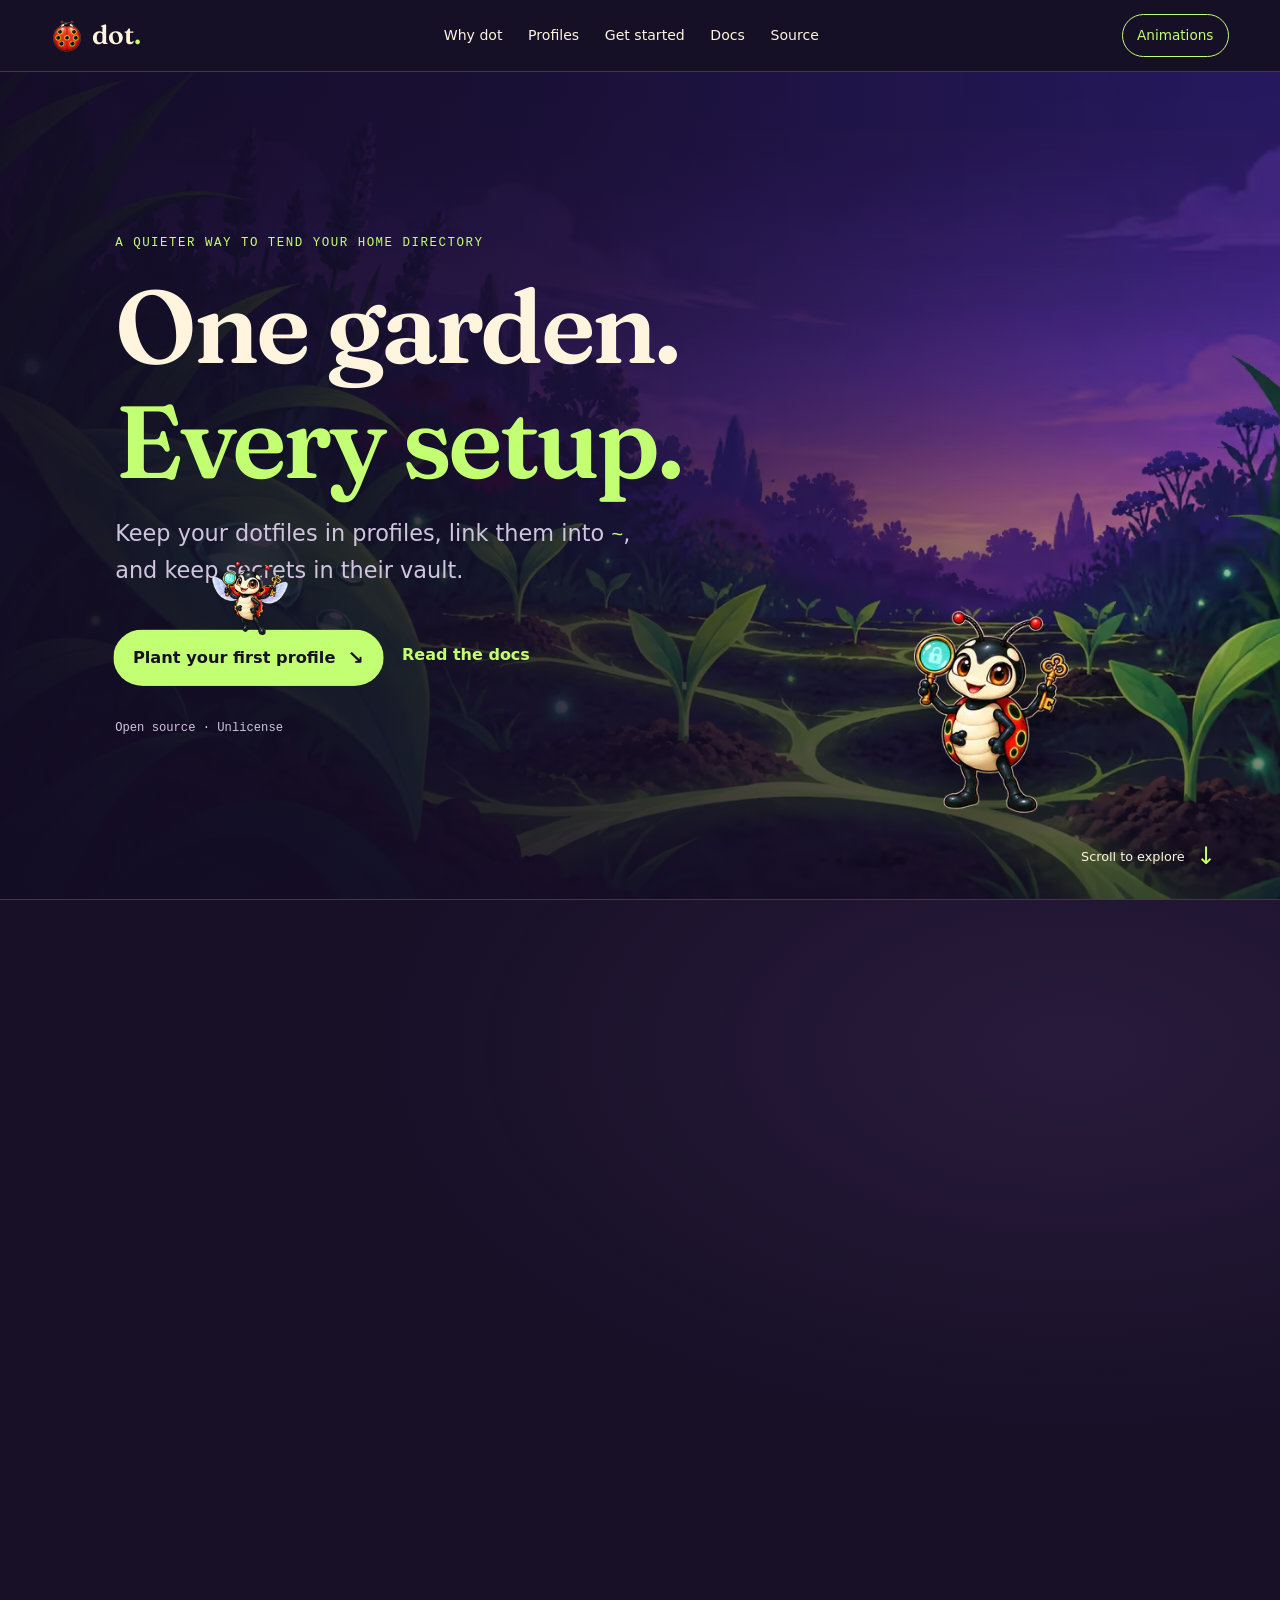
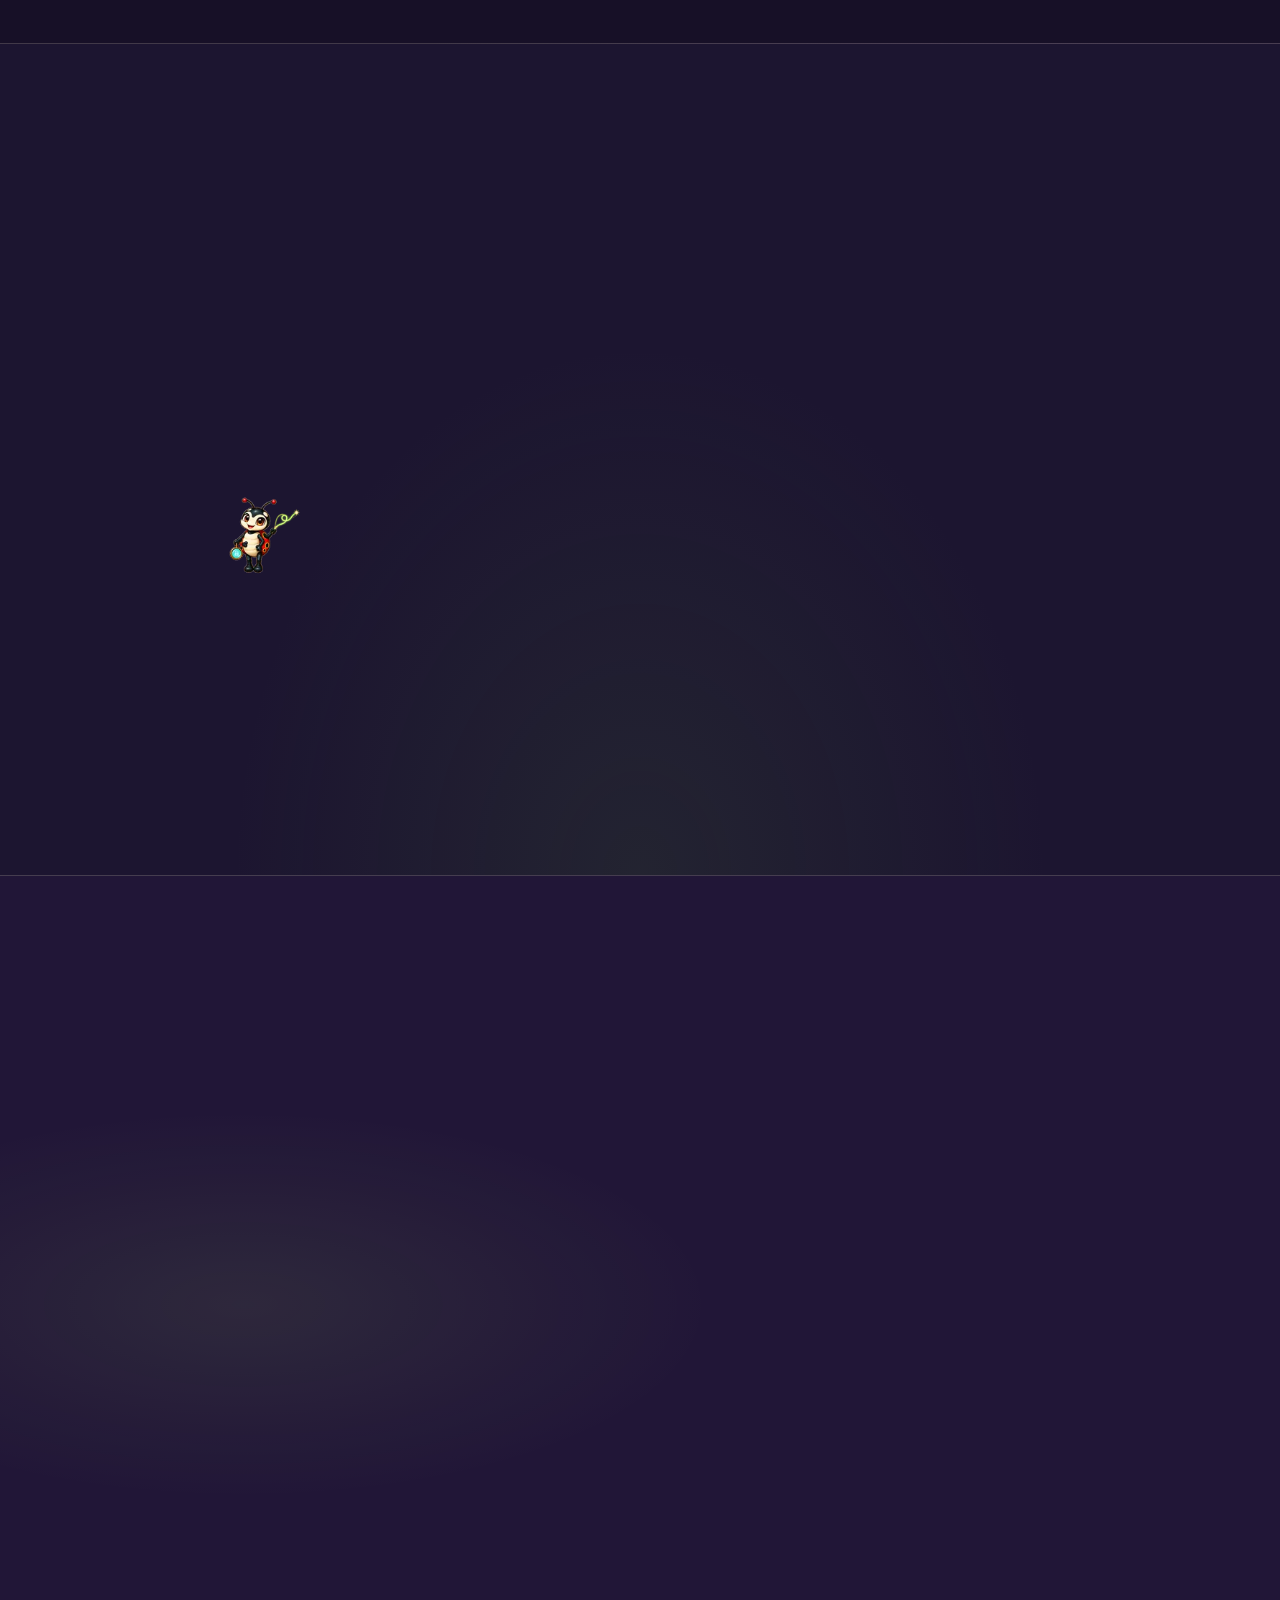
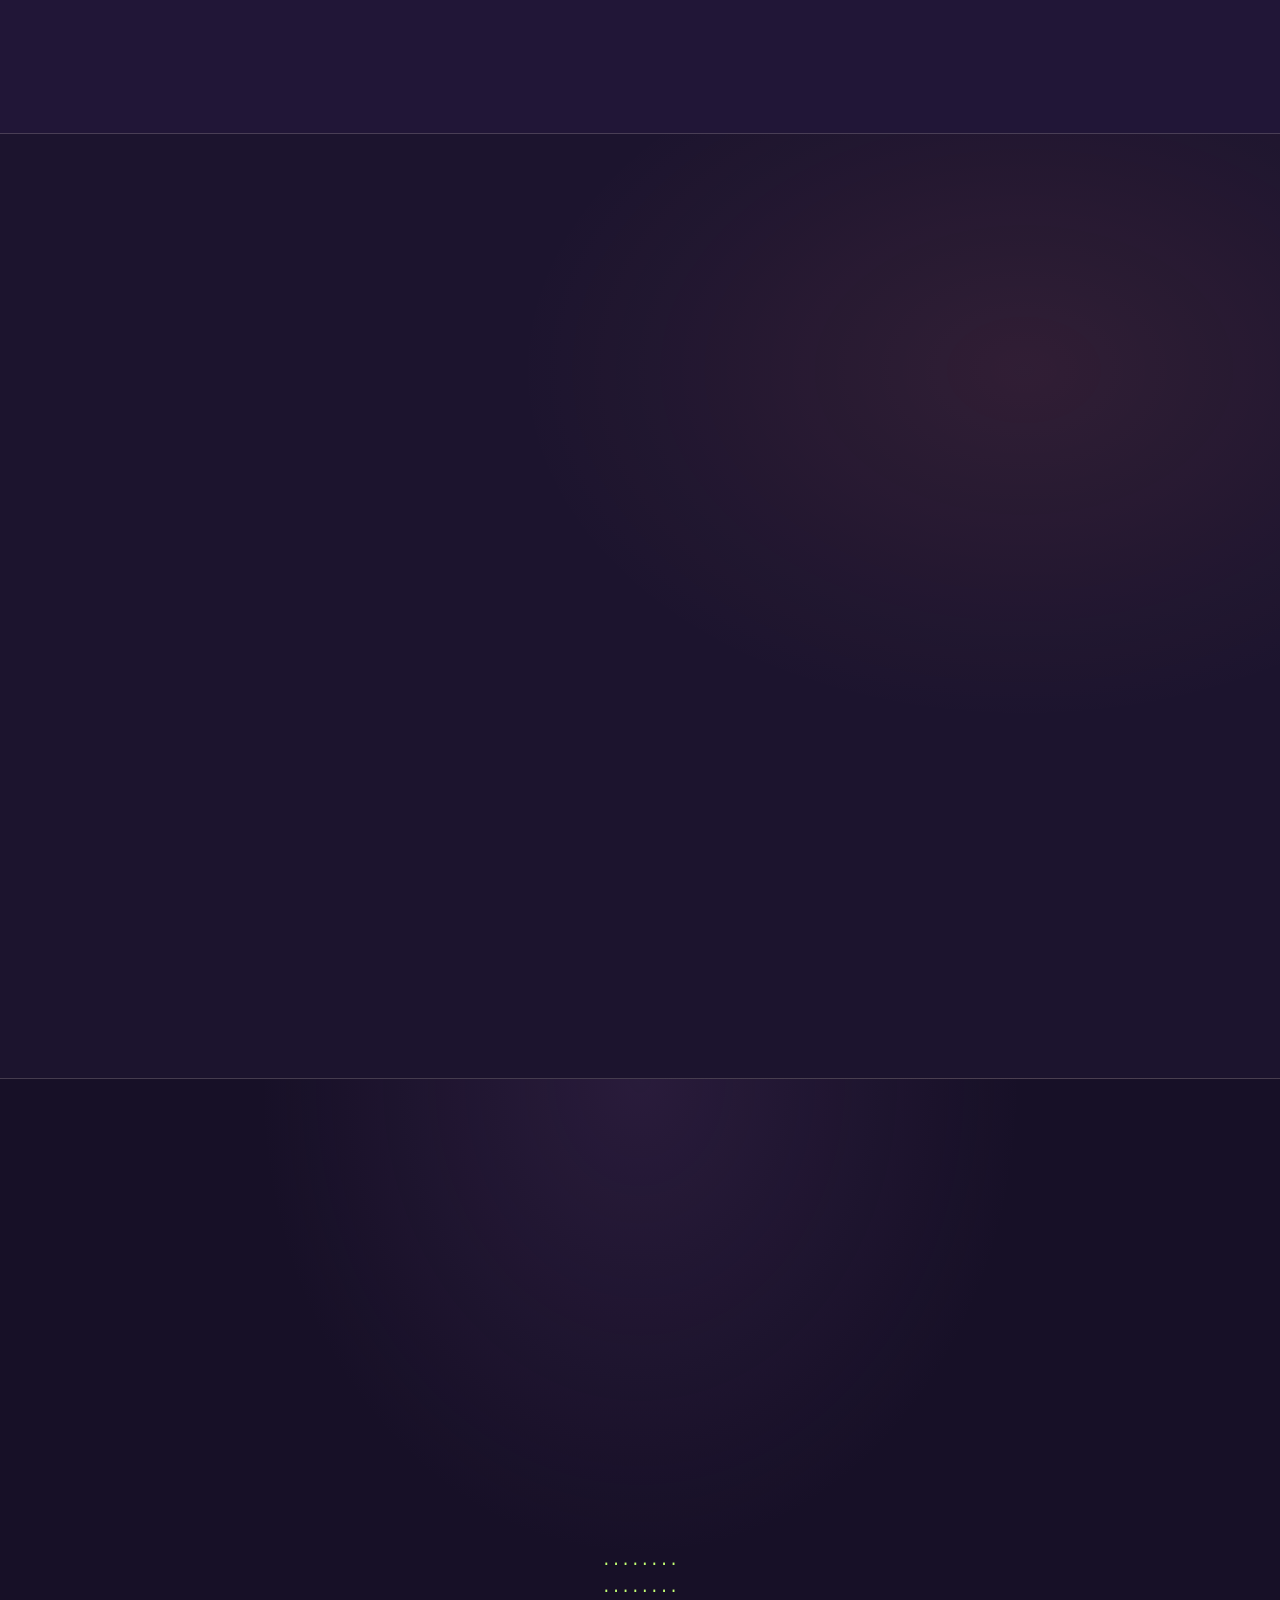
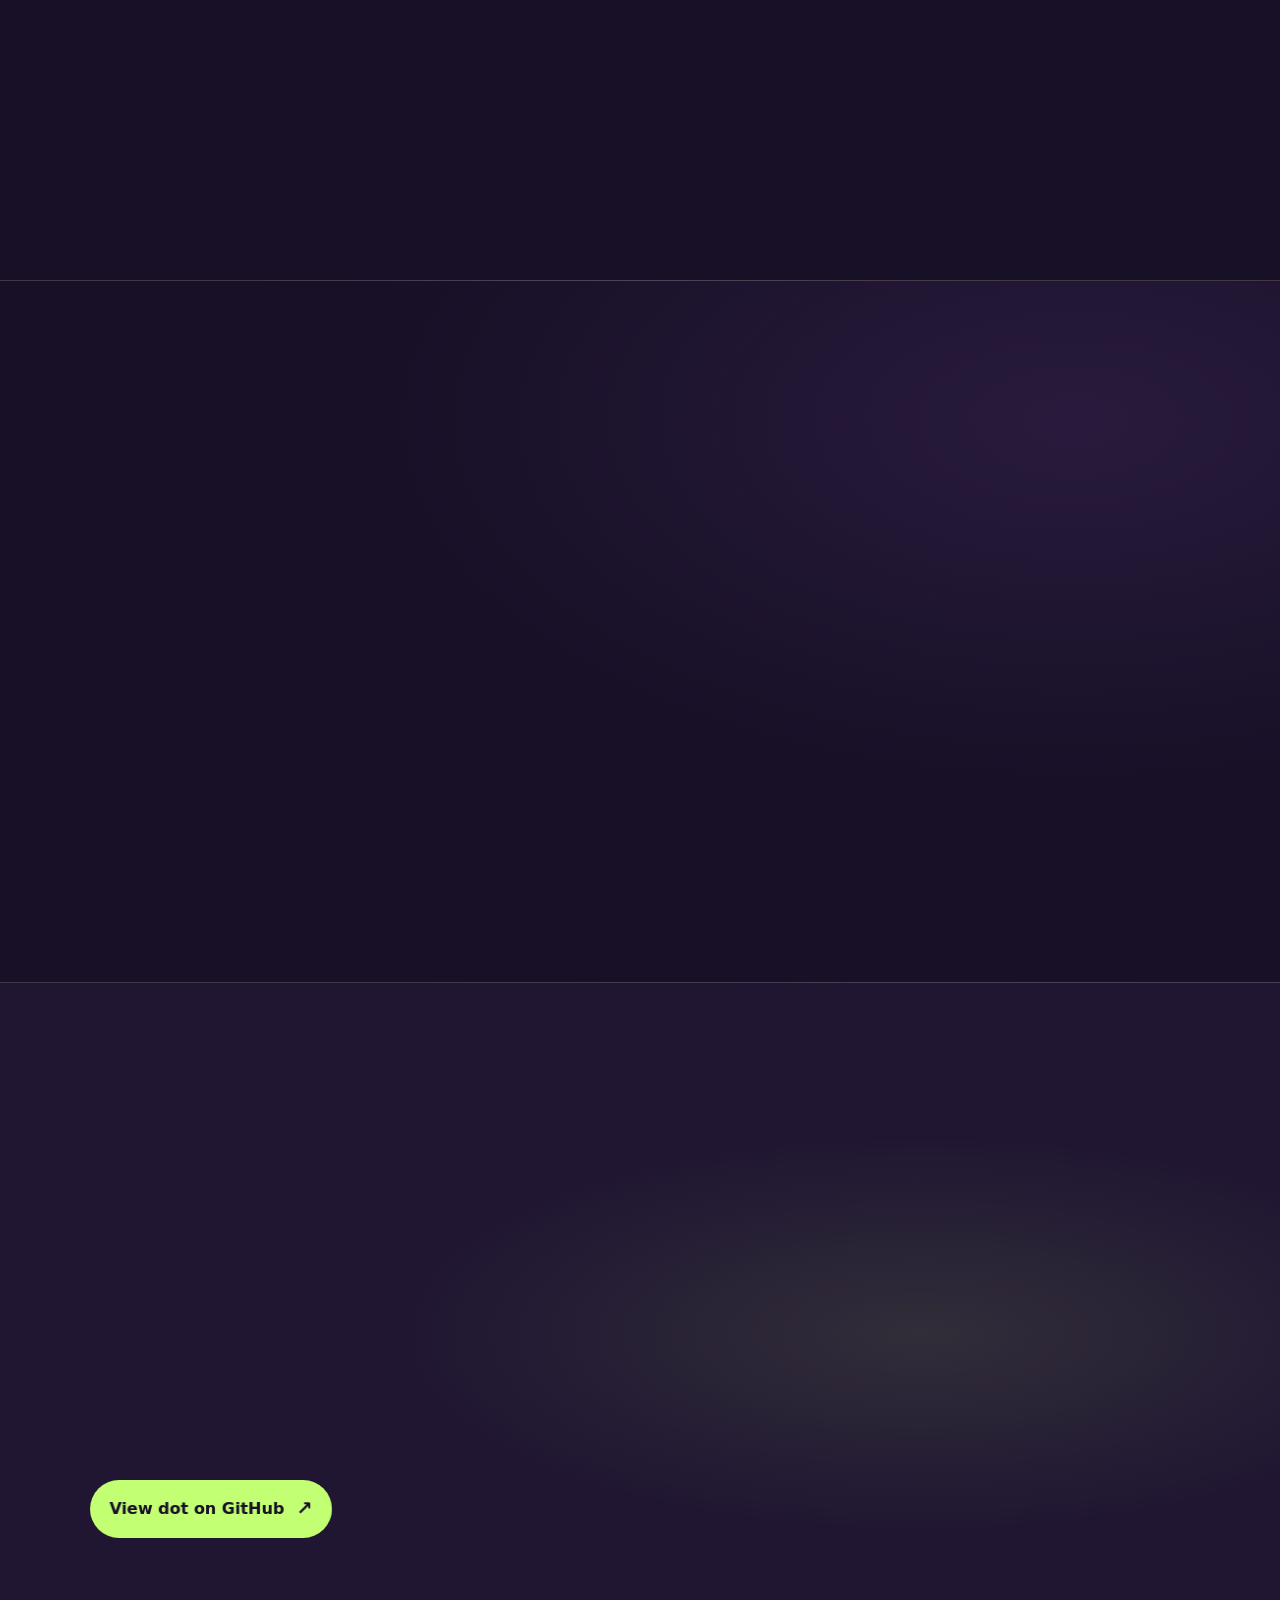
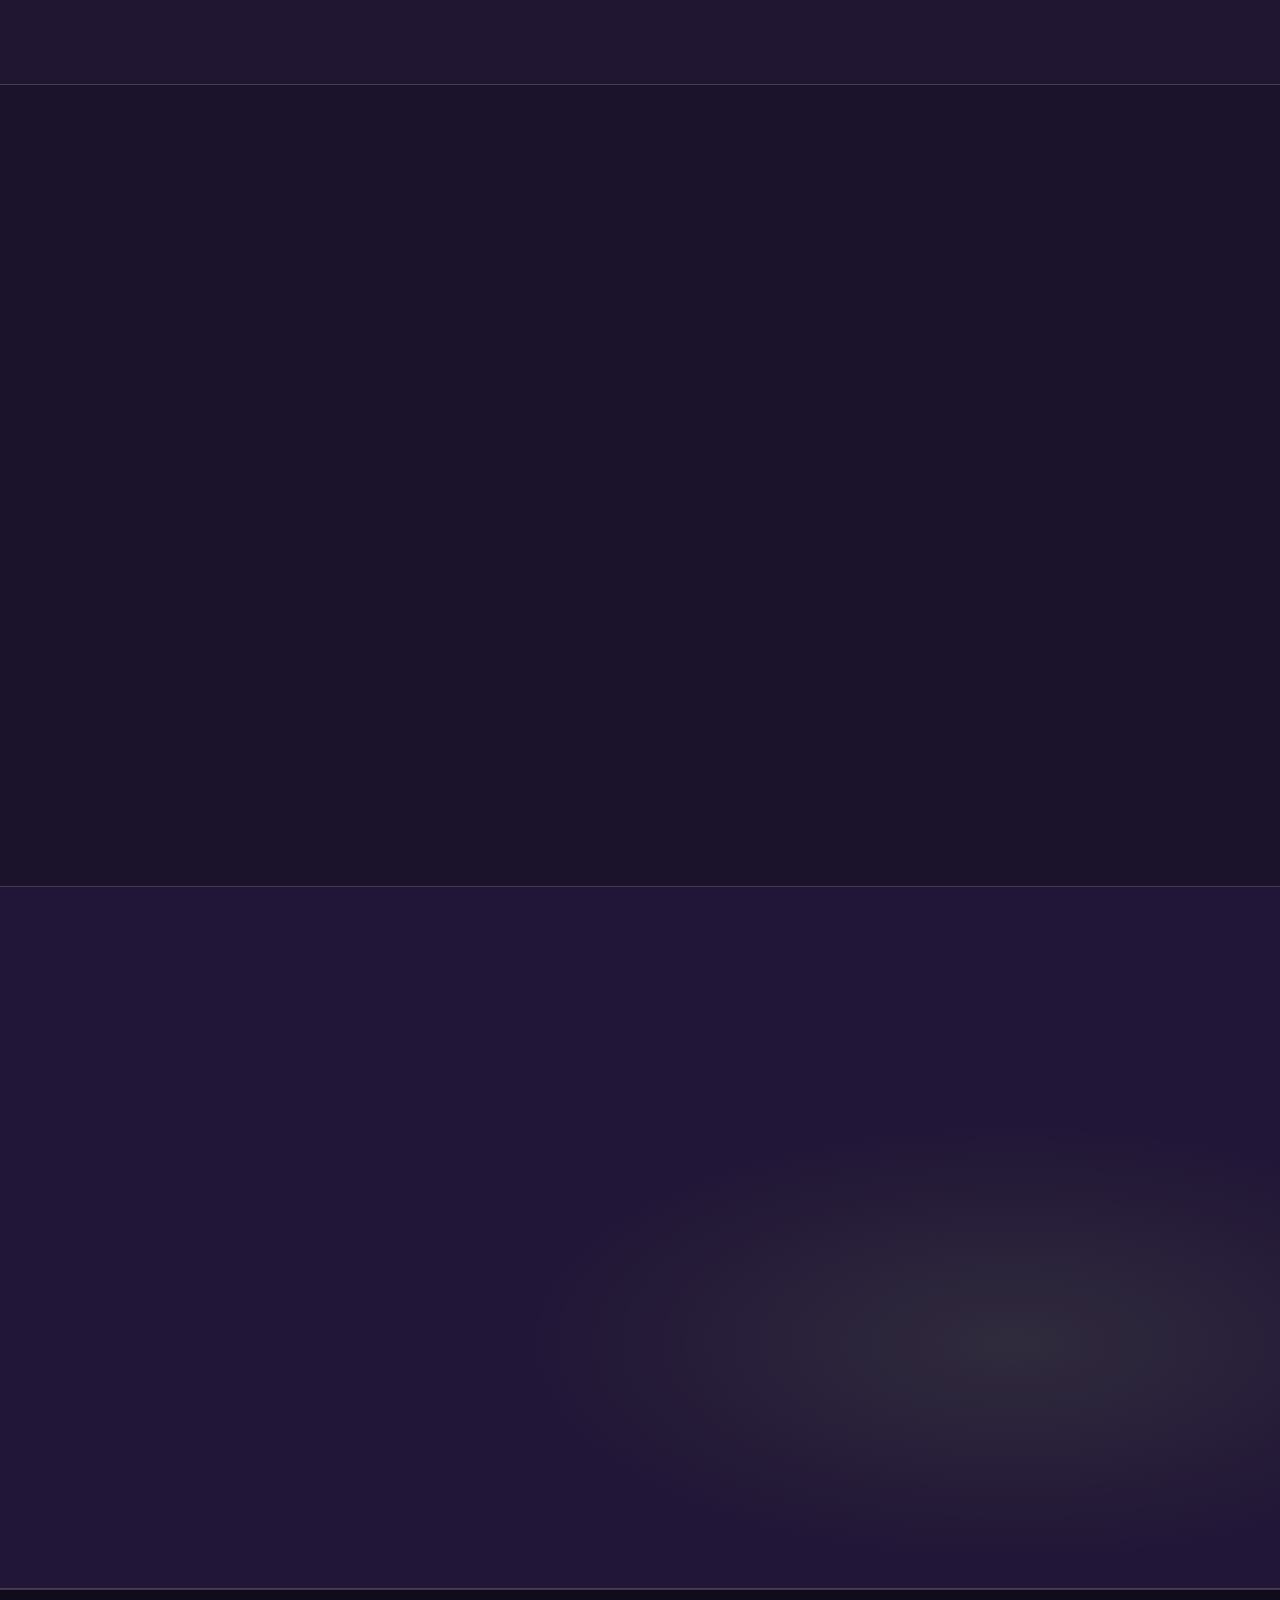
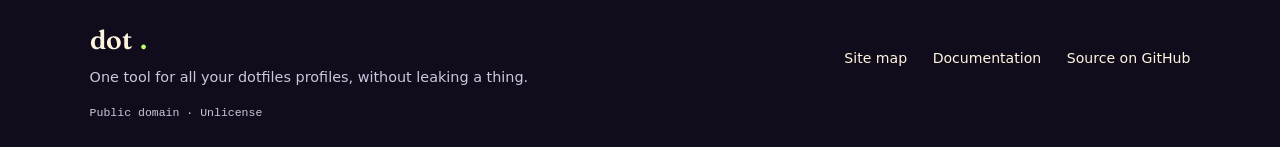
<file: index.html>
<!doctype html>
<html lang="en" class="home" data-motion="off">
<head>
<meta charset="utf-8">
<meta name="viewport" content="width=device-width, initial-scale=1">
<title>dot — Dotfiles profiles, safely linked</title>
<meta name="description" content="One tool for all your dotfiles profiles: linked into your home, guarded against leaks, with secrets from your vault.">
<link rel="canonical" href="https://fmatsos.github.io/dot/">
<meta property="og:type" content="website">
<meta property="og:site_name" content="dot">
<meta property="og:title" content="dot — Dotfiles profiles, safely linked">
<meta property="og:description" content="One tool for all your dotfiles profiles: linked into your home, guarded against leaks, with secrets from your vault.">
<meta property="og:url" content="https://fmatsos.github.io/dot/">
<meta property="og:image" content="https://fmatsos.github.io/dot/assets/og.jpg">
<meta property="og:image:width" content="1200">
<meta property="og:image:height" content="630">
<meta property="og:image:alt" content="dot&#x27;s four-armed ladybug mascot in a twilight garden">
<meta name="twitter:card" content="summary_large_image">
<meta name="theme-color" content="#171027">
<link rel="icon" href="./assets/favicon-64.png" type="image/png" sizes="64x64">
<link rel="apple-touch-icon" href="./assets/apple-touch-icon.png">
<link rel="preload" href="./assets/fonts/fraunces-600.woff2" as="font" type="font/woff2" crossorigin>
<link rel="preload" as="image" href="assets/hero-800.avif" imagesrcset="assets/hero-800.avif 800w, assets/hero-1600.avif 1600w" imagesizes="100vw" fetchpriority="high">
<style>
/* Generic mechanics, no design: inlined first by build.py; the site's own CSS comes after
   and sets the look. Needs from the site: --focus-in / --focus-out (two contrasting colors
   for the focus ring, visible on every background), @font-face with font-display: optional
   (a late web font must not reflow the page: CLS). */
*, *::before, *::after { box-sizing: border-box; }
html { scroll-behavior: smooth; scroll-padding-top: var(--hh, 0px); }
html[data-motion="off"], html.dragging { scroll-behavior: auto; }
body { margin: 0; overflow-x: hidden; }
img { max-width: 100%; height: auto; }
pre { white-space: pre-wrap; overflow-wrap: anywhere; }         /* reflow at 320 px (RGAA 10.11) */
.table { overflow-x: auto; }                                     /* a wide table scrolls, as a focusable region */
.sr-only { position: absolute; width: 1px; height: 1px; margin: -1px; padding: 0; overflow: hidden; clip-path: inset(50%); white-space: nowrap; border: 0; }
.skip { position: absolute; left: 16px; top: -100px; z-index: 100; }
.skip:focus { top: 12px; }
:focus-visible { outline: 3px solid var(--focus-in, #000); outline-offset: 3px; box-shadow: 0 0 0 3px var(--focus-out, #fff); }
main:focus { outline: none; box-shadow: none; }
[hidden] { display: none !important; }
:where(nav, ul, ol) a, :where(button) { display: inline-block; min-height: 24px; min-width: 24px; }   /* target size (WCAG 2.5.8); zero specificity: the design overrides */

/* motion: every loop and every "not shown yet" state lives under [data-motion="on"] (and .ready) */
.sprite { overflow: hidden; display: none; pointer-events: none; }
.sprite img { width: calc(var(--frames, 6) * 100%); max-width: none; height: 100%; display: block; }
[data-motion="on"] .sprite { display: block; }
[data-motion="on"] .sprite img { animation: sprite-frames var(--speed, 1.2s) steps(var(--frames, 6)) infinite; }
@keyframes sprite-frames { to { transform: translateX(-100%); } }
[data-hop] { position: absolute; left: 0; top: 0; z-index: 2; }

/* entrances: .enter elements of a [data-part] play in when it becomes .active; --d staggers them */
[data-motion="on"].ready [data-part] .enter { transition: opacity .6s, transform .7s cubic-bezier(.3, 1.4, .5, 1); transition-delay: calc(var(--d, 0) * 100ms); }
[data-motion="on"].ready [data-part]:not(.active) .enter { opacity: 0; transform: var(--enter-from, translateY(32px)); transition-delay: 0s; }

/* parts that each fill the screen: opt in with html[data-snap]; mandatory only when all fit */
html[data-snap] { scroll-snap-type: y proximity; }
html[data-snap].snap { scroll-snap-type: y mandatory; }
html[data-snap].dragging { scroll-snap-type: none; }
html[data-snap] [data-part] { scroll-snap-align: start; min-height: calc(100svh - var(--hh, 0px)); }

/* the rail's labels are shown by the site on hover / focus; Escape hides them */
[data-rail].quiet a span { opacity: 0 !important; }
[data-rail-thumb] { touch-action: none; cursor: grab; }
[data-rail-thumb]:active { cursor: grabbing; }

@font-face{font-family:Fraunces;src:url(./assets/fonts/fraunces-600.woff2) format("woff2");font-weight:600;font-display:optional}
:root{--soil:#171027;--soil-2:#211637;--soil-3:#2d2045;--cream:#fff5df;--muted:#d0c4df;--lime:#c3ff73;--lime-deep:#a2dc53;--red:#ff8377;--line:rgba(255,245,223,.18);--focus-in:#c3ff73;--focus-out:#171027;--serif:Fraunces,Georgia,serif;--mono:"SFMono-Regular",ui-monospace,Consolas,monospace;color-scheme:dark}
html{background:var(--soil);color:var(--cream);font-family:system-ui,-apple-system,"Segoe UI",sans-serif;line-height:1.65;scroll-padding-top:5rem}
body{position:relative;background:var(--soil);color:var(--cream);font-size:1rem;overflow-wrap:anywhere}
a{color:inherit;text-underline-offset:.22em;text-decoration-thickness:.08em}
a:hover{color:var(--lime)}
button{font:inherit;color:inherit}
code,pre{font-family:var(--mono);font-size:.9em}
code{color:var(--lime)}
h1,h2,h3,p{margin-top:0}
h1,h2,h3{line-height:1.12}
h1,h2{font-family:var(--serif);font-weight:600;letter-spacing:-.035em}
h1{font-size:clamp(3.2rem,8vw,7.8rem);margin-bottom:1rem}
h2{font-size:clamp(2.65rem,5.5vw,5.4rem);max-width:14ch;margin-bottom:1.3rem}
h2 em{color:var(--lime);font-style:normal}
h3{font-size:1.25rem}
.site-header{position:sticky;top:0;z-index:30;display:flex;align-items:center;justify-content:space-between;gap:1.25rem;min-height:4.5rem;padding:.65rem clamp(1rem,4vw,4rem);background:rgba(23,16,39,.94);border-bottom:1px solid var(--line);backdrop-filter:blur(16px)}
.brand,.footer-brand{display:inline-flex;align-items:center;gap:.55rem;font-family:var(--serif);font-size:1.65rem;font-weight:600;text-decoration:none;line-height:1}
.brand img{border-radius:50%}.brand-period{color:var(--lime)}
.site-header nav ul,.site-footer nav ul{display:flex;align-items:center;gap:clamp(.65rem,2vw,1.6rem);padding:0;margin:0;list-style:none}
.site-header nav a,.site-footer nav a{font-size:.88rem;text-decoration:none}
.motion-toggle,.copy-button{border:1px solid var(--line);border-radius:999px;background:transparent;padding:.55rem .9rem;cursor:pointer;font-size:.85rem}
.motion-toggle[aria-pressed="true"]{border-color:var(--lime);color:var(--lime)}
.part{position:relative;min-height:78svh;display:grid;align-items:center;padding:clamp(4.5rem,9vw,8.5rem) clamp(1.25rem,7vw,7rem);border-bottom:1px solid var(--line);isolation:isolate;overflow:hidden}
.section-wrap{position:relative;z-index:1;width:min(100%,76rem);margin-inline:auto}
.section-heading{max-width:52rem;margin:0 auto 3rem;text-align:center}
.section-heading h2{margin-inline:auto}
.section-heading>p:last-child,.section-copy>p,.hero-copy{max-width:44rem;color:var(--muted);font-size:clamp(1rem,1.4vw,1.17rem)}
.section-heading>p:last-child{margin-inline:auto}
.eyebrow{margin-bottom:1rem;color:var(--lime);font-family:var(--mono);font-size:.78rem;font-weight:500;letter-spacing:.12em;text-transform:uppercase}
.text-link{display:inline-flex;gap:.5rem;align-items:center;margin-top:.7rem;color:var(--lime);font-weight:650;text-decoration:none}
.text-link span,.button span{font-size:1.2em}
.button{display:inline-flex;align-items:center;justify-content:center;gap:.75rem;min-height:3.25rem;padding:.75rem 1.15rem;border:1px solid transparent;border-radius:999px;text-decoration:none;font-weight:700}
.button-lime{background:var(--lime);color:var(--soil)}
.button-lime:hover{background:#d5ffa0;color:var(--soil)}
.hero{min-height:min(860px,calc(100svh - 4.5rem));padding:clamp(4rem,9vw,8rem) clamp(1.25rem,9vw,9rem);overflow:hidden}
.hero-picture,.hero-shade{position:absolute;inset:0;z-index:-2}
.hero-picture img{width:100%;height:100%;object-fit:cover;object-position:center 57%}
.hero-shade{z-index:-1;background:linear-gradient(90deg,rgba(19,12,36,.95),rgba(21,13,39,.76) 45%,rgba(20,12,38,.17)),linear-gradient(0deg,rgba(19,12,36,.6),transparent 45%)}
.hero-inner{position:relative;width:min(100%,75rem);margin:0 auto}
.global-hopper{position:absolute;width:86px;height:86px;z-index:40}
.hero h1{max-width:9ch}.hero h1 span{color:var(--lime)}
.hero-copy{max-width:34rem;margin-bottom:2rem;font-size:clamp(1.1rem,2vw,1.4rem)}
.hero-actions{display:flex;flex-wrap:wrap;align-items:center;gap:1.25rem}
.hero-mascot{position:absolute;right:7%;bottom:-5rem;width:clamp(110px,18vw,220px)!important;height:clamp(110px,18vw,220px)!important;filter:drop-shadow(0 12px 30px rgba(5,3,15,.55))}
.hero-note{font-weight:500;margin:2.5rem 0 0;color:var(--muted);font-family:var(--mono);font-size:.76rem}
.scroll-cue{position:absolute;right:clamp(1.25rem,5vw,4rem);bottom:1.4rem;display:flex;gap:.7rem;align-items:center;color:var(--cream);font-size:.8rem;text-decoration:none}
.scroll-cue span{color:var(--lime);font-size:1.5rem}
.why,.agents{background:radial-gradient(ellipse at 84% 20%,rgba(117,72,151,.19),transparent 46%),var(--soil)}
.why-layout,.guard-layout,.secret-layout,.agents-layout,.quick-layout,.dev-layout{display:grid;grid-template-columns:minmax(0,1fr) minmax(0,.9fr);align-items:center;gap:clamp(2rem,7vw,7rem)}
.plot-card,.file-node,.patch,.agent-plan,.license-card{border:1px solid var(--line);border-radius:1.35rem;background:linear-gradient(145deg,rgba(255,255,255,.065),rgba(255,255,255,.018));box-shadow:0 22px 64px rgba(6,3,16,.18)}
.plot-card{padding:clamp(1.5rem,4vw,3rem)}
.plot-label,.node-index,.patch-tag{font-weight:500;color:var(--lime);font-family:var(--mono);font-size:.76rem;text-transform:uppercase;letter-spacing:.09em}
.plot-row{display:grid;grid-template-columns:minmax(0,1fr) minmax(2.5rem,.4fr) minmax(0,.65fr);align-items:center;gap:.65rem;padding:1.1rem 0;border-bottom:1px solid var(--line)}
.plot-row code{font-size:clamp(.7rem,1vw,.88rem);overflow-wrap:anywhere}
.glow-line{height:2px;background:linear-gradient(90deg,var(--lime),rgba(195,255,115,.12));box-shadow:0 0 12px var(--lime)}
.plot-foot,.section-foot{margin:1.4rem 0 0;color:var(--muted);font-size:.92rem}
.files{background:radial-gradient(ellipse at 50% 100%,rgba(75,119,54,.15),transparent 45%),#1c1530}
.file-garden{position:relative;display:grid;grid-template-columns:repeat(3,minmax(0,1fr));gap:1rem}
.file-node{position:relative;z-index:1;min-width:0;padding:1.5rem}
.file-node h3{margin:.55rem 0 1rem}.file-node pre{padding:.9rem;border-radius:.7rem;background:rgba(8,6,17,.56);color:var(--cream);font-size:.8rem;line-height:1.8}
.file-node pre code{color:var(--cream)}.file-note p{color:var(--muted);font-size:.93rem}
.file-linker{position:absolute;z-index:2;left:0;top:0}
.files .section-foot{text-align:center}
.guard{background:radial-gradient(ellipse at 19% 50%,rgba(195,255,115,.08),transparent 32%),var(--soil-2)}
.guard-art{position:relative;display:grid;place-items:center;min-height:22rem}
.guard-mascot{position:relative;z-index:2;width:clamp(170px,26vw,270px)!important;height:clamp(170px,26vw,270px)!important}
.lock-orbit{position:absolute;width:min(78%,20rem);aspect-ratio:1;border:1px solid rgba(195,255,115,.3);border-radius:50%;box-shadow:0 0 50px rgba(195,255,115,.09),inset 0 0 50px rgba(195,255,115,.05)}
.orbit{position:absolute;inset:12%;border:1px dashed rgba(255,245,223,.2);border-radius:50%}.orbit-two{inset:25%;border-style:solid;border-color:rgba(255,131,119,.23)}.orbit-dot{position:absolute;top:15%;right:17%;width:.65rem;height:.65rem;border-radius:50%;background:var(--lime);box-shadow:0 0 16px var(--lime)}
.callout{padding:1rem 1.2rem;border-left:2px solid var(--lime);background:rgba(195,255,115,.06);color:var(--cream)!important}
.secrets{background:radial-gradient(ellipse at 80% 25%,rgba(255,131,119,.09),transparent 35%),#1c142e}
.secret-console,.quick-terminal{min-width:0;border:1px solid rgba(195,255,115,.28);border-radius:1.1rem;background:#100c1c;box-shadow:0 24px 64px rgba(0,0,0,.28);overflow:hidden}
html[data-motion="on"] .secret-console.copied,html[data-motion="on"] .quick-terminal.copied{border-color:var(--lime);box-shadow:0 0 2rem rgba(195,255,115,.18)}
.console-top,.terminal-top{font-weight:500;display:flex;justify-content:space-between;align-items:center;gap:1rem;padding:.85rem 1.1rem;border-bottom:1px solid var(--line);color:var(--muted);font-family:var(--mono);font-size:.72rem}
.console-top>span:first-child{display:flex;gap:.35rem}.console-top i{width:.55rem;height:.55rem;border-radius:50%;background:var(--red)}.console-top i:nth-child(2){background:var(--lime)}.console-top i:nth-child(3){background:#b59bff}
.secret-console pre,.quick-terminal pre{margin:0;padding:1.4rem;white-space:pre-wrap;overflow-wrap:anywhere;color:var(--cream);line-height:2}
.secret-console pre code,.quick-terminal pre code{color:var(--lime);font-size:.82rem}
.copy-button{margin:0 1.2rem 1.2rem;border-color:rgba(195,255,115,.45);color:var(--lime)}.copy-button:hover{background:rgba(195,255,115,.1)}
.secret-mascot{justify-self:end;grid-column:2;width:120px!important;height:120px!important;margin-top:-1rem}
.profiles{background:radial-gradient(ellipse at 50% 0,rgba(112,72,137,.2),transparent 42%),var(--soil)}
.profile-patches{display:grid;grid-template-columns:minmax(0,1fr) 5rem minmax(0,1fr);align-items:center;gap:1.2rem}
.patch{min-width:0;padding:clamp(1.35rem,3vw,2.3rem);border-color:rgba(195,255,115,.24)}.patch-work{border-color:rgba(255,131,119,.3);background:linear-gradient(145deg,rgba(255,131,119,.07),rgba(255,255,255,.015))}
.patch h3{font-family:var(--serif);font-size:2rem}.patch>code{display:block;padding:.7rem;border-radius:.55rem;background:rgba(8,6,17,.45);font-size:.77rem;overflow-wrap:anywhere}.patch>p:last-child{margin:.9rem 0 0;color:var(--muted)}
.patch-work .patch-tag{color:var(--red)}.patch-path{text-align:center;color:var(--lime);font-family:var(--mono);overflow:hidden}
.profiles .section-foot{text-align:center}
.agent-plan{display:grid;grid-template-columns:minmax(0,1fr) 4rem minmax(8rem,.8fr);align-items:center;gap:.8rem;padding:1.5rem}
.agent-source{display:grid;gap:.65rem}.agent-source span{color:var(--lime);font-family:var(--mono);font-size:.74rem;text-transform:uppercase}.agent-source code{padding:.55rem;border-radius:.5rem;background:rgba(8,6,17,.5);font-size:.72rem;overflow-wrap:anywhere}
.agent-branch{height:1px;background:linear-gradient(90deg,var(--lime),rgba(195,255,115,.12));box-shadow:0 0 12px var(--lime)}.agent-targets{display:grid;gap:.65rem;padding:0;margin:0;list-style:none}.agent-targets li{padding:.55rem .65rem;border:1px solid var(--line);border-radius:.55rem;font-size:.8rem}
.quick-start{background:radial-gradient(ellipse at 72% 50%,rgba(195,255,115,.1),transparent 40%),#201632}
.quick-terminal pre{padding-bottom:1rem}.quick-launch{justify-self:start;margin-top:-2rem}
.commands{background:#1a132b}.command-grid{display:grid;grid-template-columns:repeat(3,minmax(0,1fr));gap:.85rem;margin-bottom:1.7rem}.command-grid article{padding:1.2rem;border:1px solid var(--line);border-radius:.9rem;background:rgba(255,255,255,.025)}.command-grid article>code{font-size:.82rem}.command-grid p{margin:.55rem 0 0;color:var(--muted);font-size:.88rem}
.development{background:radial-gradient(ellipse at 79% 65%,rgba(195,255,115,.09),transparent 34%),var(--soil-2)}
.dev-links{display:flex;flex-wrap:wrap;gap:.7rem 1.5rem;margin-top:1rem}.license-card{padding:2rem;text-align:center}.license-mark{display:grid;place-items:center;width:4rem;height:4rem;margin:0 auto 1.2rem;border:1px solid rgba(195,255,115,.45);border-radius:50%;color:var(--lime);font-size:2rem}.license-card p{margin-bottom:.25rem;color:var(--muted);font-family:var(--mono);font-size:.78rem;text-transform:uppercase}.license-card h3{font-family:var(--serif);font-size:2rem}.license-card a{color:var(--lime);font-size:.9rem}
.site-footer{display:grid;grid-template-columns:1fr auto;align-items:center;gap:.8rem 2rem;padding:2.3rem clamp(1.25rem,7vw,7rem);background:#100c1c;border-top:1px solid var(--line)}
.site-footer p{margin:0;color:var(--muted);font-size:.9rem}.site-footer nav{grid-column:2;grid-row:1 / span 2}.site-footer nav ul{flex-wrap:wrap;justify-content:flex-end}.site-footer small{color:var(--muted);font-family:var(--mono);font-size:.72rem}
html[data-motion="on"] .glow-line{animation:line-breathe 3.8s ease-in-out infinite alternate}
@keyframes line-breathe{to{opacity:.58;filter:brightness(.72)}}
.prose{max-width:72rem;margin:3rem auto;color:var(--cream)}.prose h2,.prose h3,.prose h4{margin-top:2.2em}.prose h2{font-size:clamp(1.8rem,3vw,2.7rem)}.prose h3{font-family:var(--serif)}.prose a{color:var(--lime)}.prose img{height:auto}.prose pre,.prose code{overflow-wrap:anywhere}.prose table{border-collapse:collapse}.prose th,.prose td{padding:.65rem;border:1px solid var(--line);text-align:left}.prose th{color:var(--lime)}.prose blockquote{border-left:2px solid var(--lime);padding-left:1rem;color:var(--muted)}
.doc main,.doc #main{max-width:76rem;margin-inline:auto;padding:clamp(2rem,6vw,5rem) clamp(1.25rem,5vw,4rem)}
.home #main{position:relative}
.doc #main>h1{font-size:clamp(2.5rem,5vw,4.5rem)}.doc #main>nav{margin:1rem 0 2rem}.doc #main>nav ul{display:flex;flex-wrap:wrap;gap:.55rem;padding:0;list-style:none}.doc #main>nav a,.pager a{display:block;padding:.45rem .8rem;border:1px solid var(--line);border-radius:999px;text-decoration:none}.pager{display:flex;justify-content:space-between;gap:1rem;margin-top:3rem}.pager a{max-width:48%;color:var(--lime)}.pager small{display:block;color:var(--muted)}
.sitemap #main{max-width:70rem;margin-inline:auto;padding:4rem 1.5rem}.sitemap #main li{margin:.5rem 0}.sitemap #main a{color:var(--lime)}
@media(max-width:800px){.site-header{flex-wrap:wrap}.site-header nav{order:3;width:100%;overflow:visible}.site-header nav ul{justify-content:flex-start;flex-wrap:wrap;min-width:0}.site-header nav li{flex:0 0 auto}.motion-toggle{margin-left:auto}.why-layout,.guard-layout,.secret-layout,.agents-layout,.quick-layout,.dev-layout{grid-template-columns:1fr;gap:2.5rem}.hero{min-height:calc(100svh - 7.6rem);align-items:center}.hero-mascot{right:0;bottom:-8rem;opacity:.76}.file-garden{grid-template-columns:1fr}.file-linker{display:none}.profile-patches{grid-template-columns:1fr;gap:1rem}.patch-path{display:none}.patch-work{margin-top:.5rem}.agent-plan{grid-template-columns:minmax(0,1fr) 2rem minmax(7rem,.7fr)}.command-grid{grid-template-columns:repeat(2,minmax(0,1fr))}.secret-mascot{grid-column:auto}.quick-launch{margin-top:0}.site-footer{grid-template-columns:1fr}.site-footer nav{grid-column:1;grid-row:auto}.site-footer nav ul{justify-content:flex-start}}
@media(max-width:480px){.hero{padding-inline:1.25rem}.hero h1{font-size:clamp(3rem,15vw,4.4rem)}.hero-shade{background:linear-gradient(90deg,rgba(19,12,36,.94),rgba(21,13,39,.7) 70%,rgba(20,12,38,.4)),linear-gradient(0deg,rgba(19,12,36,.68),transparent 55%)}.hero-actions{align-items:flex-start;flex-direction:column;gap:.75rem}.plot-row{grid-template-columns:1fr;gap:.45rem}.glow-line{width:55%;margin:.35rem 0}.command-grid{grid-template-columns:1fr}.agent-plan{grid-template-columns:1fr}.agent-branch{width:1px;height:2rem;margin-inline:auto}.agent-targets{grid-template-columns:1fr}.part{padding-inline:1.15rem}.section-heading{text-align:left}.section-heading h2,.section-heading>p:last-child{margin-left:0}.secret-console pre,.quick-terminal pre{padding:1rem}.site-footer nav ul{gap:.4rem 1rem}}
@media(prefers-reduced-motion:reduce){html{scroll-behavior:auto}}

</style>
<script>
try { var m = localStorage.getItem("site-motion"); } catch (e) {}
document.documentElement.dataset.motion = m || (matchMedia("(prefers-reduced-motion: reduce)").matches ? "off" : "on");
</script>
</head>
<body>
<a class="skip" href="#main">Skip to content</a>
<header class="site-header" data-header>
  <a aria-current="page" class="brand" href="./index.html" aria-label="dot home"><img src="./assets/favicon-64.png" alt="" width="32" height="32"><span>dot<span class="brand-period">.</span></span></a>
  <nav aria-label="Main navigation">
    <ul>
      <li><a href="./index.html#why">Why dot</a></li>
      <li><a href="./index.html#profiles">Profiles</a></li>
      <li><a href="./index.html#quick-start">Get started</a></li>
      <li><a href="./docs/">Docs</a></li>
      <li><a href="https://github.com/fmatsos/dot">Source</a></li>
    </ul>
  </nav>
  <button class="motion-toggle" type="button" data-motion-toggle aria-pressed="true" hidden>Animations</button>
</header>
<main id="main" tabindex="-1">
<section class="part hero" data-part id="top" aria-labelledby="hero-title">
<picture class="hero-picture"><source type="image/avif" srcset="./assets/hero-800.avif 800w, ./assets/hero-1600.avif 1600w" sizes="100vw"><img src="./assets/hero-1600.webp" srcset="./assets/hero-800.webp 800w, ./assets/hero-1600.webp 1600w" sizes="100vw" width="1600" height="900" fetchpriority="high" alt="A twilight garden where bright green paths connect young shoots."></picture>
<div class="hero-shade" aria-hidden="true"></div><div class="hero-inner">
<p class="eyebrow">A quieter way to tend your home directory</p><h1 id="hero-title">One garden.<br><span>Every setup.</span></h1>
<p class="hero-copy">Keep your dotfiles in profiles, link them into <code>~</code>, and keep secrets in their vault.</p>
<div class="hero-actions"><a class="button button-lime flight-stop" href="#quick-start">Plant your first profile <span aria-hidden="true">↘</span></a><a class="text-link flight-stop" href="./docs/">Read the docs</a></div>
<div class="sprite hero-mascot" aria-hidden="true" style="--frames:12;--speed:1.2s;width:144px;height:144px"><img src="[data-uri]" data-src="./assets/sprites/sprite-idle-wide.webp" data-srcset="./assets/sprites/sprite-idle.webp 1536w, ./assets/sprites/sprite-idle-wide.webp 3072w" sizes="2640px" alt="" width="3072" height="256" loading="lazy" decoding="async"></div>
<p class="hero-note">Open source · Unlicense</p></div>
<a class="scroll-cue" href="#why">Scroll to explore <span aria-hidden="true">↓</span></a></section>

<section class="part why" data-part id="why" aria-labelledby="why-title"><div class="section-wrap why-layout"><div class="section-copy enter"><p class="eyebrow">A profile is a plot of its own</p><h2 id="why-title">Your setup, <em>kept together.</em></h2><p><code>dot</code> installs and maintains one or more dotfiles profiles. Each profile is a data repository with a <code>dot.json</code> manifest, cloned into <code>~/.dot/&lt;key&gt;</code>.</p><p>The files stay in their repository. Symbolic links bring them into your home directory, while the guard and vault integrations help keep the sensitive parts in the right place.</p><a class="text-link" href="./docs/">Explore the documentation <span aria-hidden="true">→</span></a></div>
<div class="plot-card enter" style="--d:2"><p class="plot-label">one profile</p><div class="plot-row"><code>~/.dot/personal/home/.zshrc</code><span class="glow-line" aria-hidden="true"></span><code>~/.zshrc</code></div><div class="plot-row"><code>~/.dot/personal/bin/</code><span class="glow-line" aria-hidden="true"></span><code>~/.local/bin/</code></div><p class="plot-foot">The path in <code>~</code> leads back to the profile.</p></div></div></section>

<section class="part files" data-part id="files" aria-labelledby="files-title"><div class="section-wrap"><div class="section-heading enter"><p class="eyebrow">Plant files where programs expect them</p><h2 id="files-title">From repository to <em>home.</em></h2><p>Keep deployable files under <code>home/</code> and executables under <code>bin/</code>. <code>dot install</code> links them into the places your system already uses.</p></div>
<div class="file-garden"><div class="sprite file-linker" data-hop=".file-node" aria-hidden="true" style="--frames:12;--speed:1.2s;width:92px;height:92px"><img src="[data-uri]" data-src="./assets/sprites/sprite-link-wide.webp" data-srcset="./assets/sprites/sprite-link.webp 1536w, ./assets/sprites/sprite-link-wide.webp 3072w" sizes="1104px" alt="" width="3072" height="256" loading="lazy" decoding="async"></div>
<article class="file-node enter"><span class="node-index">01</span><h3>Files become links</h3><pre><code>home/.zshrc → ~/.zshrc<br>bin/backup → ~/.local/bin/backup</code></pre></article>
<article class="file-node enter" style="--d:1"><span class="node-index">02</span><h3>Keep editing in place</h3><pre><code>~/.zshrc → profile/home/.zshrc</code></pre></article>
<article class="file-node file-note enter" style="--d:2"><span class="node-index">03</span><h3>Safe to repeat</h3><p>Existing files move to a backup. Running <code>dot install</code> again changes nothing.</p><p><code>dot install -n</code> prints steps without running them. Existing files are not overwritten.</p></article></div></div></section>

<section class="part guard" data-part id="guard" aria-labelledby="guard-title"><div class="section-wrap guard-layout"><div class="guard-art enter"><div class="lock-orbit" aria-hidden="true"><span class="orbit orbit-one"></span><span class="orbit orbit-two"></span><span class="orbit-dot"></span></div><div class="sprite guard-mascot" aria-hidden="true" style="--frames:12;--speed:1.2s;width:220px;height:220px"><img src="[data-uri]" data-src="./assets/sprites/sprite-guard-wide.webp" data-srcset="./assets/sprites/sprite-guard.webp 1536w, ./assets/sprites/sprite-guard-wide.webp 3072w" sizes="3240px" alt="" width="3072" height="256" loading="lazy" decoding="async"></div></div>
<div class="section-copy enter" style="--d:1"><p class="eyebrow">A lock on the garden gate</p><h2 id="guard-title">Catch a leak <em>before it leaves.</em></h2><p><code>dot guard</code> checks files and git metadata for forbidden terms and secrets, from one-line hooks on commit and push.</p><p>The guard fails closed if its terms list is missing or its scanner is unavailable. It reports file names, branches and commits, never the text it found.</p><p class="callout">Checks happen before <code>dot push</code> writes and pushes profile changes.</p></div></div></section>

<section class="part secrets" data-part id="secrets" aria-labelledby="secrets-title"><div class="section-wrap secret-layout"><div class="section-copy enter"><p class="eyebrow">The key stays with the vault</p><h2 id="secrets-title">Use a secret.<br><em>Keep it out of config.</em></h2><p>Store a reference in your profile. <code>dot secrets run</code> reads the value from Bitwarden (<code>bw</code>) or Proton Pass (<code>pass-cli</code>) only when the wrapped command needs it.</p><p>Names stay in a local <code>secrets.local</code> file with mode <code>600</code>. A value is not passed as a process argument or left in your shell.</p></div>
<div class="secret-console enter" style="--d:2"><div class="console-top"><span aria-hidden="true"><i></i><i></i><i></i></span><span>vault → command</span></div><pre id="secret-commands"><code>dot secrets add GITHUB_TOKEN bw:github-token<br>dot secrets run GITHUB_TOKEN -- gh api user</code></pre><button class="copy-button" type="button" data-copy><span aria-hidden="true">↗</span> Copy commands<span class="sr-only"> for secrets</span></button></div>
<div class="sprite secret-mascot enter" aria-hidden="true" style="--frames:12;--speed:1.8s;width:138px;height:138px;--d:3"><img src="[data-uri]" data-src="./assets/sprites/sprite-secret-wide.webp" data-srcset="./assets/sprites/sprite-secret.webp 1536w, ./assets/sprites/sprite-secret-wide.webp 3072w" sizes="1656px" alt="" width="3072" height="256" loading="lazy" decoding="async"></div></div></section>

<section class="part profiles" data-part id="profiles" aria-labelledby="profiles-title"><div class="section-wrap"><div class="section-heading enter"><p class="eyebrow">Personal and work can share a machine</p><h2 id="profiles-title">More than one <em>patch.</em></h2><p>Keep profiles side by side. Each can bring a different git identity, and <code>dot</code> treats them all the same way.</p></div>
<div class="profile-patches"><article class="patch enter"><p class="patch-tag">personal</p><h3>personal</h3><code>dot install https://github.com/you/dotfiles-perso.git</code><p>One repository, one profile.</p></article><span class="patch-path" aria-hidden="true">················</span><article class="patch patch-work enter" style="--d:2"><p class="patch-tag">work</p><h3>work</h3><code>dot install https://github.com/you/dotfiles-work.git -p work</code><p>Choose a profile for repositories under a folder.</p></article></div><p class="section-foot enter">Both profiles update with <code>dot pull</code>. If they claim the same link, install refuses before writing.</p></div></section>

<section class="part agents" data-part id="agents" aria-labelledby="agents-title"><div class="section-wrap agents-layout"><div class="section-copy enter"><p class="eyebrow">Tend shared tools from one profile</p><h2 id="agents-title">One place for <em>agent config.</em></h2><p><code>dot settings</code> and <code>dot mcp</code> merge a profile's settings and MCP servers into Claude Code, Codex and OpenCode.</p><p>Preview the plan before applying it, or preview the settings diff.</p></div><div class="agent-plan enter" style="--d:2"><div class="agent-source"><span>profile</span><code>home/.claude/settings.base.json</code><code>home/.config/mcp/servers.json</code></div><span class="agent-branch" aria-hidden="true"></span><ul class="agent-targets" aria-label="Configured coding agents"><li>Claude Code</li><li>Codex</li><li>OpenCode</li></ul></div></div></section>

<section class="part quick-start" data-part id="quick-start" aria-labelledby="quick-title"><div class="section-wrap quick-layout"><div class="quick-copy enter"><p class="eyebrow">Start with a profile</p><h2 id="quick-title">Put down <em>roots.</em></h2><p>Install the static binary and, if you want, give the installer a profile URL. The installer checks the download, then runs <code>dot self-update</code>.</p><a class="text-link" href="./docs/">All documentation <span aria-hidden="true">→</span></a></div>
<div class="quick-terminal enter" style="--d:2"><div class="terminal-top"><span>quick start</span><span>Linux · macOS</span></div><pre id="quick-commands"><code>curl -fsSL https://raw.githubusercontent.com/fmatsos/dot/main/install.sh | sh -s -- https://github.com/you/dotfiles.git<br>dot install https://github.com/you/dotfiles.git -n<br>dot doctor</code></pre><button class="copy-button" type="button" data-copy data-copy-shell>Copy commands</button></div><a class="button button-lime quick-launch launch-stop" href="https://github.com/fmatsos/dot">View dot on GitHub <span aria-hidden="true">↗</span></a></div></section>

<section class="part commands" data-part id="commands" aria-labelledby="commands-title"><div class="section-wrap"><div class="section-heading enter"><p class="eyebrow">A small set of clear commands</p><h2 id="commands-title">The tools in your <em>kit.</em></h2><p>From installing links to checking a profile, the command reference is in the README.</p></div><div class="command-grid enter" style="--d:1"><article><code>dot install</code><p>Clone, register and link a profile.</p></article><article><code>dot pull · dot push</code><p>Update profiles, or commit and push tracked changes.</p></article><article><code>dot status · dot doctor</code><p>See profile changes or get a read-only health report.</p></article><article><code>dot adopt · dot backups</code><p>Bring a home file into a profile, or restore a backup.</p></article><article><code>dot guard · dot secrets</code><p>Check for leaks and resolve secrets from your vault.</p></article><article><code>dot settings · dot mcp</code><p>Merge agent settings and MCP servers.</p></article></div><a class="text-link enter" href="./docs/">See all commands and options <span aria-hidden="true">→</span></a></div></section>

<section class="part development" data-part id="development" aria-labelledby="development-title"><div class="section-wrap dev-layout"><div class="section-copy enter"><p class="eyebrow">Grow the project</p><h2 id="development-title">Built in the <em>open.</em></h2><p><code>dot</code> is written in Go with Cobra. The project documents its design, development workflow and private vulnerability reporting.</p><div class="dev-links"><a class="text-link" href="./docs/DESIGN.html">Design <span aria-hidden="true">↗</span></a><a class="text-link" href="./docs/CONTRIBUTING.html">Contributing <span aria-hidden="true">↗</span></a><a class="text-link" href="./docs/SECURITY.html">Security <span aria-hidden="true">↗</span></a></div></div><div class="license-card enter" style="--d:2"><span class="license-mark" aria-hidden="true">∞</span><p>Public domain</p><h3>Unlicense</h3><a href="https://github.com/fmatsos/dot/blob/main/LICENSE">Read the license <span aria-hidden="true">↗</span></a></div></div></section>
<div class="sprite global-hopper" data-hop="#top .flight-stop, .plot-card, .file-node, .guard-layout .section-copy, .secret-console, .patch, .agent-plan, #quick-start .quick-launch, .command-grid article, .license-card" aria-hidden="true" style="--frames:12;--speed:.85s;width:86px;height:86px"><img src="[data-uri]" data-src="./assets/sprites/sprite-fly-wide.webp" data-srcset="./assets/sprites/sprite-fly.webp 1536w, ./assets/sprites/sprite-fly-wide.webp 3072w" sizes="1032px" alt="" width="3072" height="256" loading="lazy" decoding="async"></div>

</main>
<footer class="site-footer">
  <a aria-current="page" class="footer-brand" href="./index.html">dot<span class="brand-period">.</span></a>
  <p>One tool for all your dotfiles profiles, without leaking a thing.</p>
  <nav aria-label="Footer navigation">
    <ul>
      <li><a href="./sitemap.html">Site map</a></li>
      <li><a href="./docs/">Documentation</a></li>
      <li><a href="https://github.com/fmatsos/dot">Source on GitHub</a></li>
    </ul>
  </nav>
  <small>Public domain · Unlicense</small>
</footer>
<p class="sr-only" role="status" id="status" aria-live="polite"></p>
<script>
/* Generic behaviours, each switched on by markup; no design. Inlined first by build.py.
   [data-motion-toggle]   the Animations button (aria-pressed); html[data-motion] = on|off
   img[data-src]          decorative sprites: loaded after `load`, only while motion is on
   [data-copy]            a button copying the text of its previous sibling (or of data-copy="#id");
                          data-copy-shell drops "$ " prompts and "# comments"; fires "site:copied"
   [data-part]            parts of a page: the one under the middle of the screen gets .active,
                          links to it in [data-parts-nav] get aria-current="true"; html.snap when
                          every part fits the screen (with html[data-snap]); --hh = header height
   [data-rail]            a scroll rail: its [data-rail-thumb] follows the scroll and can be dragged
   [data-hop="sel"]       a sprite that jumps onto the elements matching sel inside its parent,
                          measured from their positions (any layout), while its part is active
   html.ready             set once the above is wired: "not shown yet" styles may apply */
(() => {
  const html = document.documentElement, on = () => html.dataset.motion === "on";
  const status = document.getElementById("status");
  const say = msg => { if (!status) return; status.textContent = msg; setTimeout(() => { status.textContent = ""; }, 4000); };
  const listeners = [];   // run when motion is switched
  const onMotion = f => listeners.push(f);

  // decorative sprites
  let loaded = false;
  const sprites = () => {
    if (loaded || !on() || document.readyState !== "complete") return;
    loaded = true;
    document.querySelectorAll("img[data-src]").forEach(i => {
      if (i.dataset.srcset) i.srcset = i.dataset.srcset;
      i.src = i.dataset.src;
    });
  };
  addEventListener("load", sprites);
  onMotion(sprites);

  // RGAA 13.8: every looping animation can be stopped, and the choice sticks
  document.querySelectorAll("[data-motion-toggle]").forEach(b => {
    b.hidden = false;
    b.setAttribute("aria-pressed", String(on()));
    b.addEventListener("click", () => {
      html.dataset.motion = on() ? "off" : "on";
      document.querySelectorAll("[data-motion-toggle]").forEach(x => x.setAttribute("aria-pressed", String(on())));
      try { localStorage.setItem("site-motion", html.dataset.motion); } catch (e) {}
      listeners.forEach(f => f());
    });
  });

  // copy buttons
  document.querySelectorAll("[data-copy]").forEach(b => b.addEventListener("click", () => {
    const src = b.dataset.copy ? document.querySelector(b.dataset.copy) : b.previousElementSibling;
    let t = src.innerText;
    if ("copyShell" in b.dataset) t = t.split("\n").map(l => l.replace(/^\$ /, "").replace(/\s+# .*$/, "")).join("\n");
    navigator.clipboard.writeText(t.trim()).then(() => {
      say(b.dataset.copied || "Copied to the clipboard.");
      b.dispatchEvent(new CustomEvent("site:copied", { bubbles: true, detail: { motion: on() } }));
    }, () => say("Copy failed: select the text and copy it by hand."));
  }));

  // parts of a page
  const parts = [...document.querySelectorAll("[data-part]")];
  const header = document.querySelector("[data-header]");
  const navLinks = [...document.querySelectorAll("[data-parts-nav] a[href^='#']")];
  const max = () => html.scrollHeight - innerHeight;
  let cur;
  const hops = [];
  const current = () => {
    if (!parts.length) return;
    const mid = innerHeight / 2;
    const p = scrollY >= max() - 2 ? parts.at(-1) : parts.find(x => { const r = x.getBoundingClientRect(); return r.top <= mid && r.bottom > mid; });
    if (!p || p === cur) return;
    cur = p;
    parts.forEach(x => x.classList.toggle("active", x === p));
    navLinks.forEach(a => a.getAttribute("href") === "#" + p.id ? a.setAttribute("aria-current", "true") : a.removeAttribute("aria-current"));
    hops.forEach(h => h.start());
  };
  const fit = () => {
    const hh = header ? header.offsetHeight : 0;
    html.style.setProperty("--hh", hh + "px");
    if ("snap" in html.dataset) html.classList.toggle("snap", parts.every(s => s.offsetHeight <= innerHeight - hh + 1));
  };
  if (header) new ResizeObserver(fit).observe(header);
  fit();

  // the scroll rail
  const rail = document.querySelector("[data-rail]"), thumb = rail && rail.querySelector("[data-rail-thumb]");
  const place = () => { if (thumb) thumb.style.transform = `translateY(${(scrollY / Math.max(1, max())) * (rail.clientHeight - thumb.offsetHeight)}px)`; };
  if (thumb) {
    const toY = e => { const r = rail.getBoundingClientRect(); return Math.min(1, Math.max(0, (e.clientY - r.top - thumb.offsetHeight / 2) / (r.height - thumb.offsetHeight))) * max(); };
    thumb.addEventListener("pointerdown", e => {
      e.preventDefault(); thumb.setPointerCapture(e.pointerId); html.classList.add("dragging");
      const move = ev => scrollTo({ top: toY(ev), behavior: "instant" });
      const up = () => { html.classList.remove("dragging"); thumb.removeEventListener("pointermove", move); thumb.removeEventListener("pointerup", up); };
      thumb.addEventListener("pointermove", move); thumb.addEventListener("pointerup", up);
    });
    rail.addEventListener("click", e => { if (!e.target.closest("a, [data-rail-thumb]")) scrollTo({ top: toY(e) }); });
    addEventListener("keydown", e => { if (e.key === "Escape") rail.classList.add("quiet"); });   // WCAG 1.4.13
    ["pointerleave", "focusout"].forEach(ev => rail.addEventListener(ev, () => rail.classList.remove("quiet")));
  }

  // sprites that jump from element to element
  document.querySelectorAll("[data-hop]").forEach(sprite => {
    const box = sprite.parentElement, part = sprite.closest("[data-part]");
    const targets = () => [...box.querySelectorAll(sprite.dataset.hop)];
    let at = null, timer;
    const spot = el => {
      const r = box.getBoundingClientRect(), k = el.getBoundingClientRect();
      const hh = parseFloat(getComputedStyle(html).getPropertyValue("--hh")) || 0;
      const clearTop = sprite.classList.contains("global-hopper") ? hh + 8 - r.top : 0;
      return [k.left - r.left + (k.width - sprite.offsetWidth) / 2, Math.max(clearTop, k.top - r.top - sprite.offsetHeight + 8)];
    };
    const stand = () => { if (at) { const [x, y] = spot(at); sprite.style.transform = `translate(${x}px, ${y}px)`; } };
    const start = () => {
      clearTimeout(timer);
      const hideForFiles = sprite.classList.contains("global-hopper") && cur?.id === "files";
      sprite.hidden = hideForFiles;
      if (hideForFiles) {
        sprite.getAnimations().forEach(a => a.cancel());
        sprite.style.removeProperty("transform");
        return;
      }
      if (!on() || (part && cur !== part)) return;
      const all = targets();
      if (!all.length) return;
      const firstRow = all[0].getBoundingClientRect().bottom;
      const seen = all.filter(el => {   // local hops stay on their first row; the site-wide flyer follows visible stops
        const k = el.getBoundingClientRect();
        return k.left >= 0 && k.right <= innerWidth && (box === document.body || box.id === "main" ? k.top < innerHeight && k.bottom > 0 : k.top < firstRow);
      });
      if (!seen.length) { timer = setTimeout(start, 800); return; }
      const next = seen.find(el => all.indexOf(el) > all.indexOf(at)) || seen[0];
      const from = at ? spot(at) : spot(next), to = spot(next);
      const flip = to[0] < from[0] ? " scaleX(-1)" : "";
      const r = box.getBoundingClientRect(), hh = parseFloat(getComputedStyle(html).getPropertyValue("--hh")) || 0;
      const clearTop = sprite.classList.contains("global-hopper") ? hh + 8 - r.top : 0;
      const peak = Math.max(clearTop, Math.min(from[1], to[1]) - 90);
      const jump = sprite.animate([
        { transform: `translate(${from[0]}px, ${from[1]}px)${flip}`, easing: "ease-out" },
        { transform: `translate(${(from[0] + to[0]) / 2}px, ${peak}px)${flip}`, easing: "ease-in" },
        { transform: `translate(${to[0]}px, ${to[1]}px)${flip}` }], { duration: 700, fill: "forwards" });
      jump.onfinish = () => {
        at = next; stand(); jump.cancel();
        next.animate([{ translate: "0 0" }, { translate: "0 12px", scale: "1.02 .96" }, { translate: "0 0" }], { duration: 400, easing: "ease-out" });
        next.dispatchEvent(new CustomEvent("site:landed", { bubbles: true }));
        timer = setTimeout(start, 1100);
      };
    };
    hops.push({ start });
    onMotion(start);
    addEventListener("resize", () => { sprite.getAnimations().forEach(a => a.cancel()); stand(); });
    box.querySelectorAll("*").forEach(el => { if (el.scrollWidth > el.clientWidth) el.addEventListener("scroll", stand, { passive: true }); });
    if (!part) start();
  });

  addEventListener("scroll", () => { current(); requestAnimationFrame(place); }, { passive: true });
  ["load", "hashchange", "resize"].forEach(e => addEventListener(e, () => { fit(); current(); place(); }));
  current(); place();
  html.classList.add("ready");
})();

// Small page-specific responses to the behaviours wired by base.js.
document.addEventListener("site:copied", event => {
  if (!event.detail.motion) return;
  const panel = event.target.closest(".secret-console, .quick-terminal");
  if (!panel) return;
  panel.classList.add("copied");
  setTimeout(() => panel.classList.remove("copied"), 900);
});

</script>
</body>
</html>
</file>
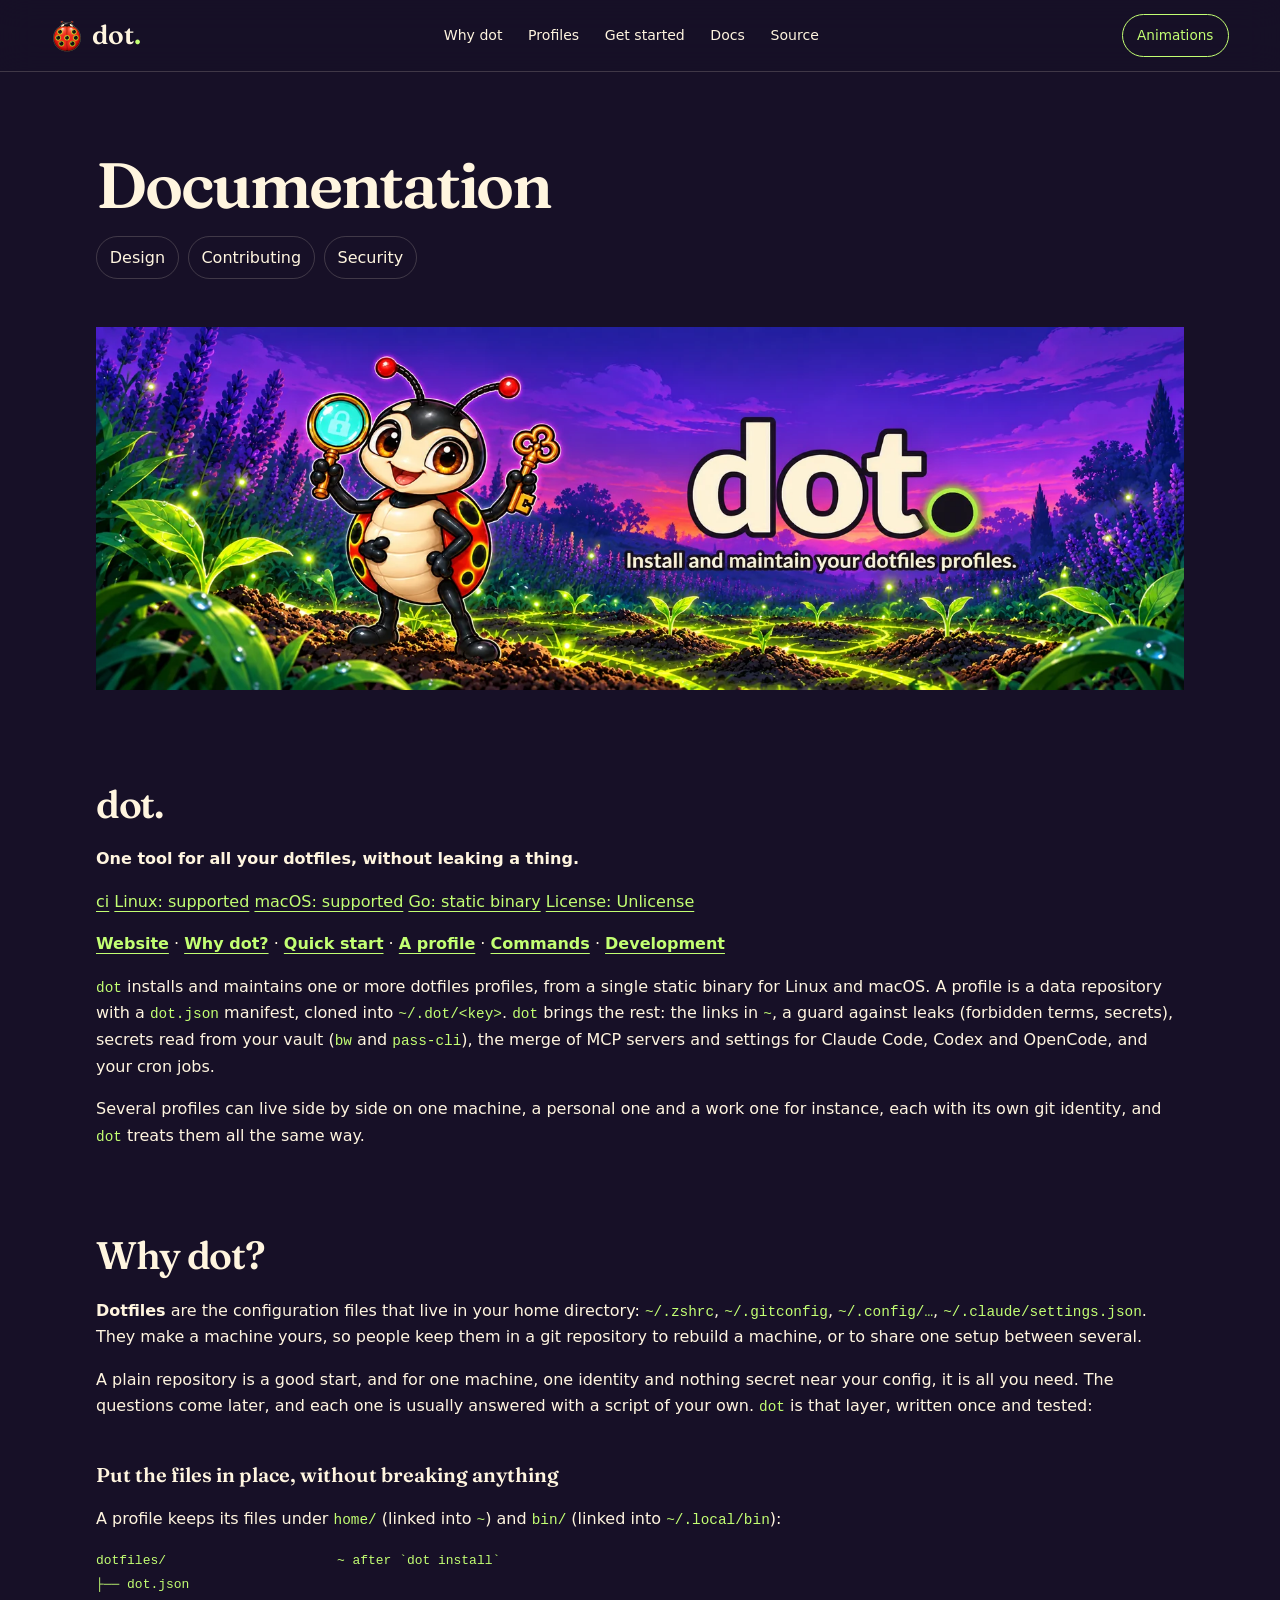
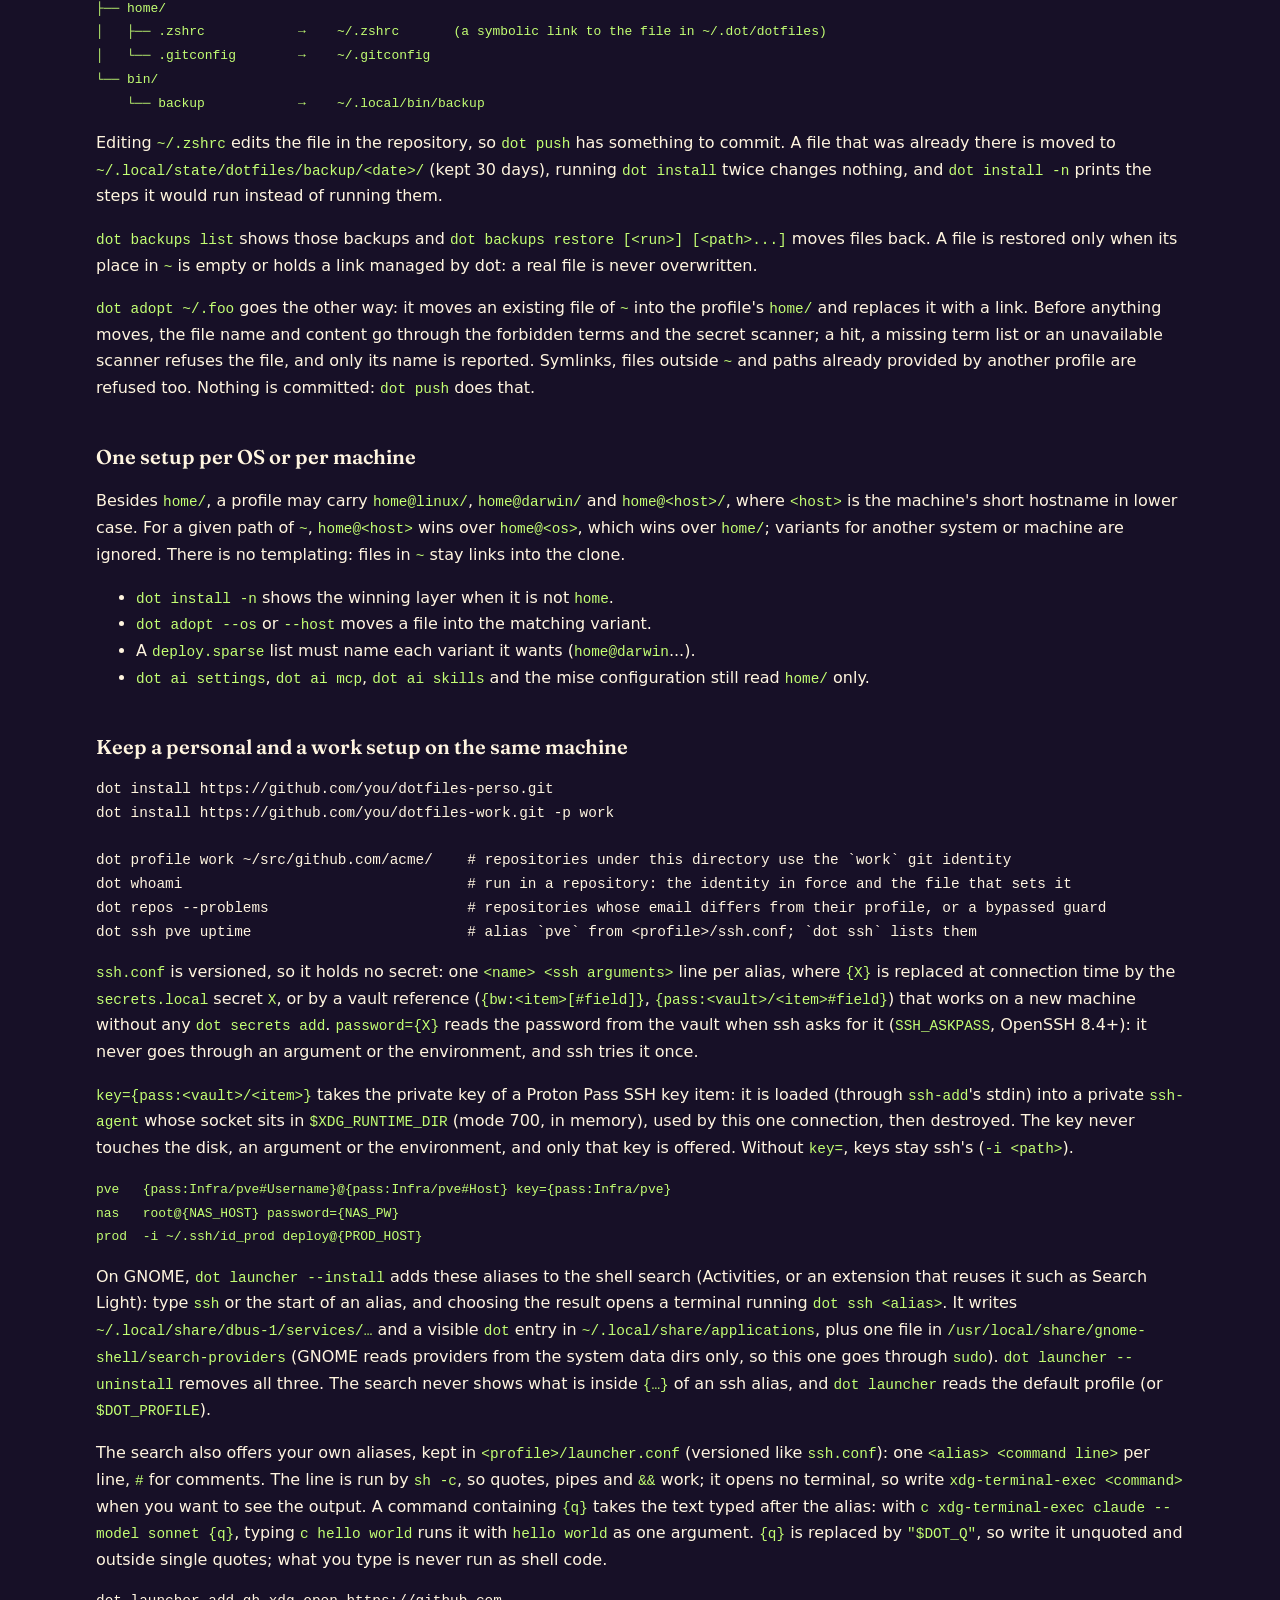
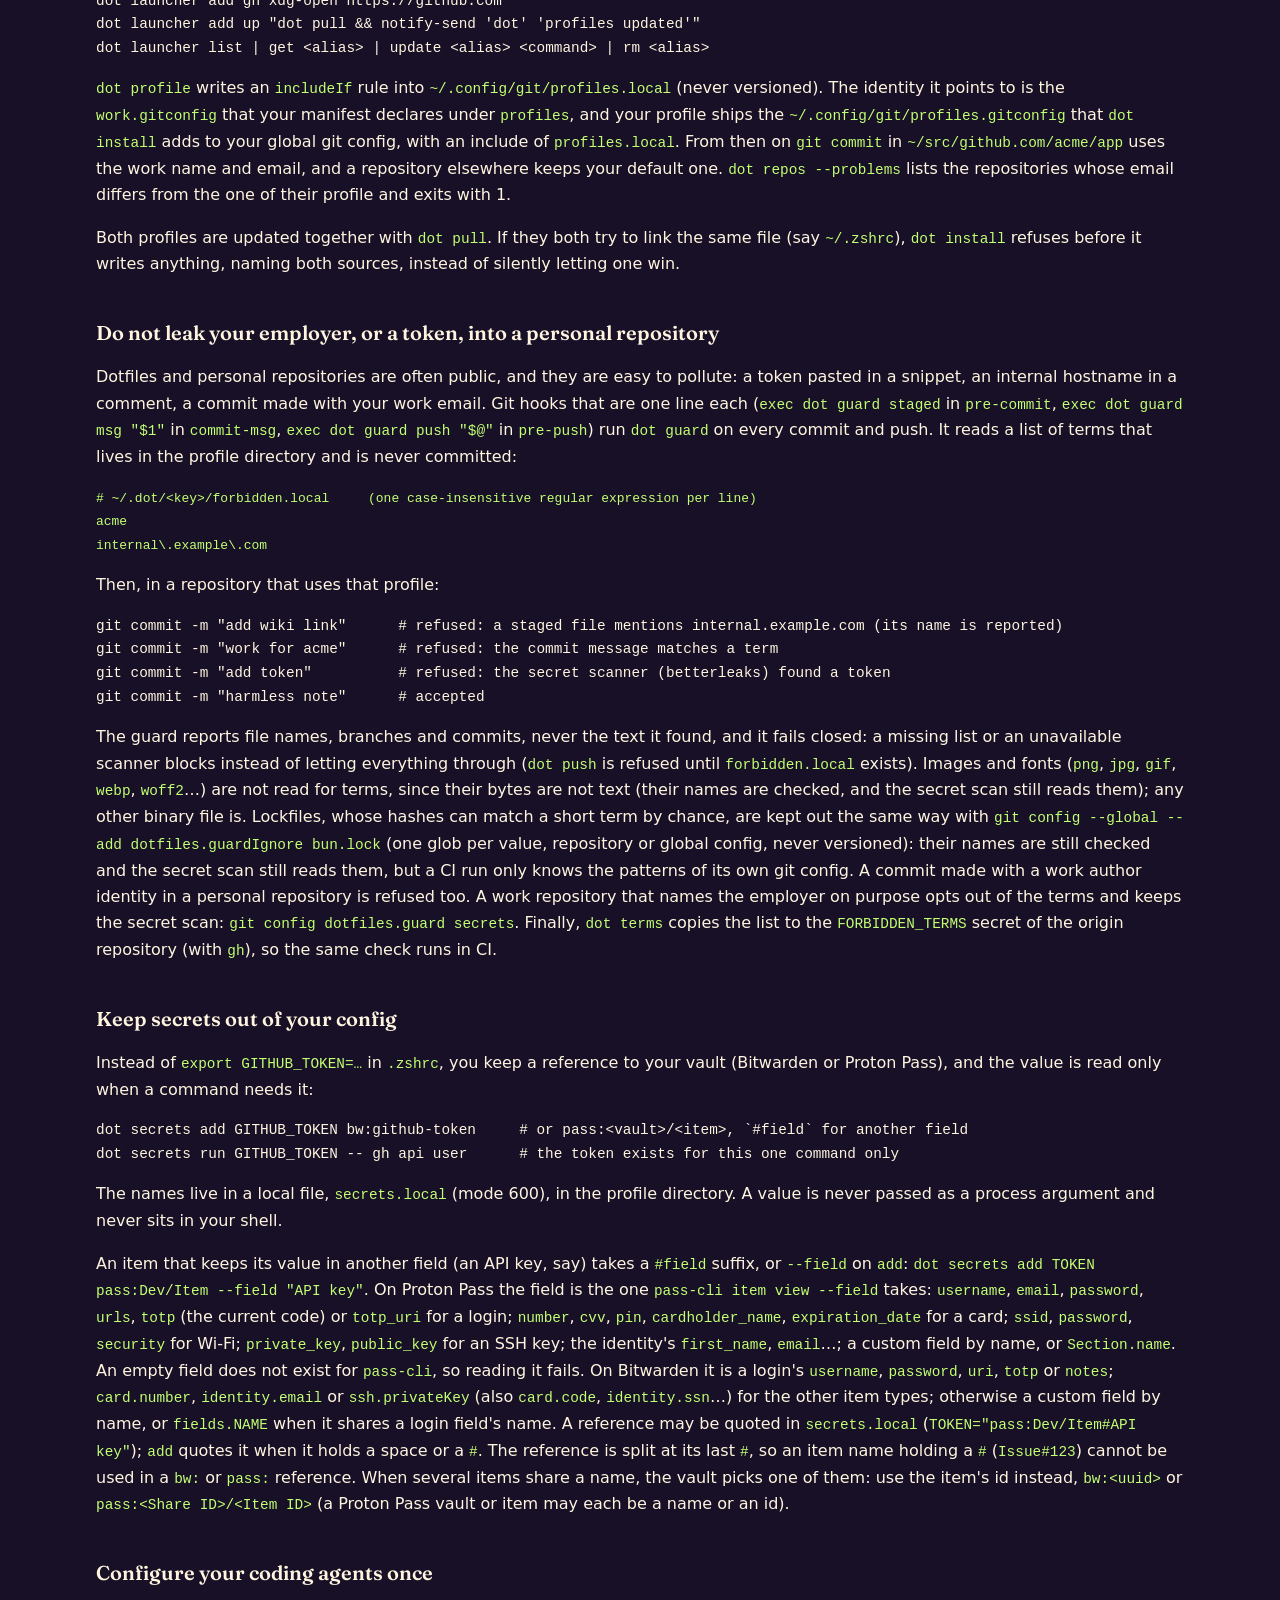
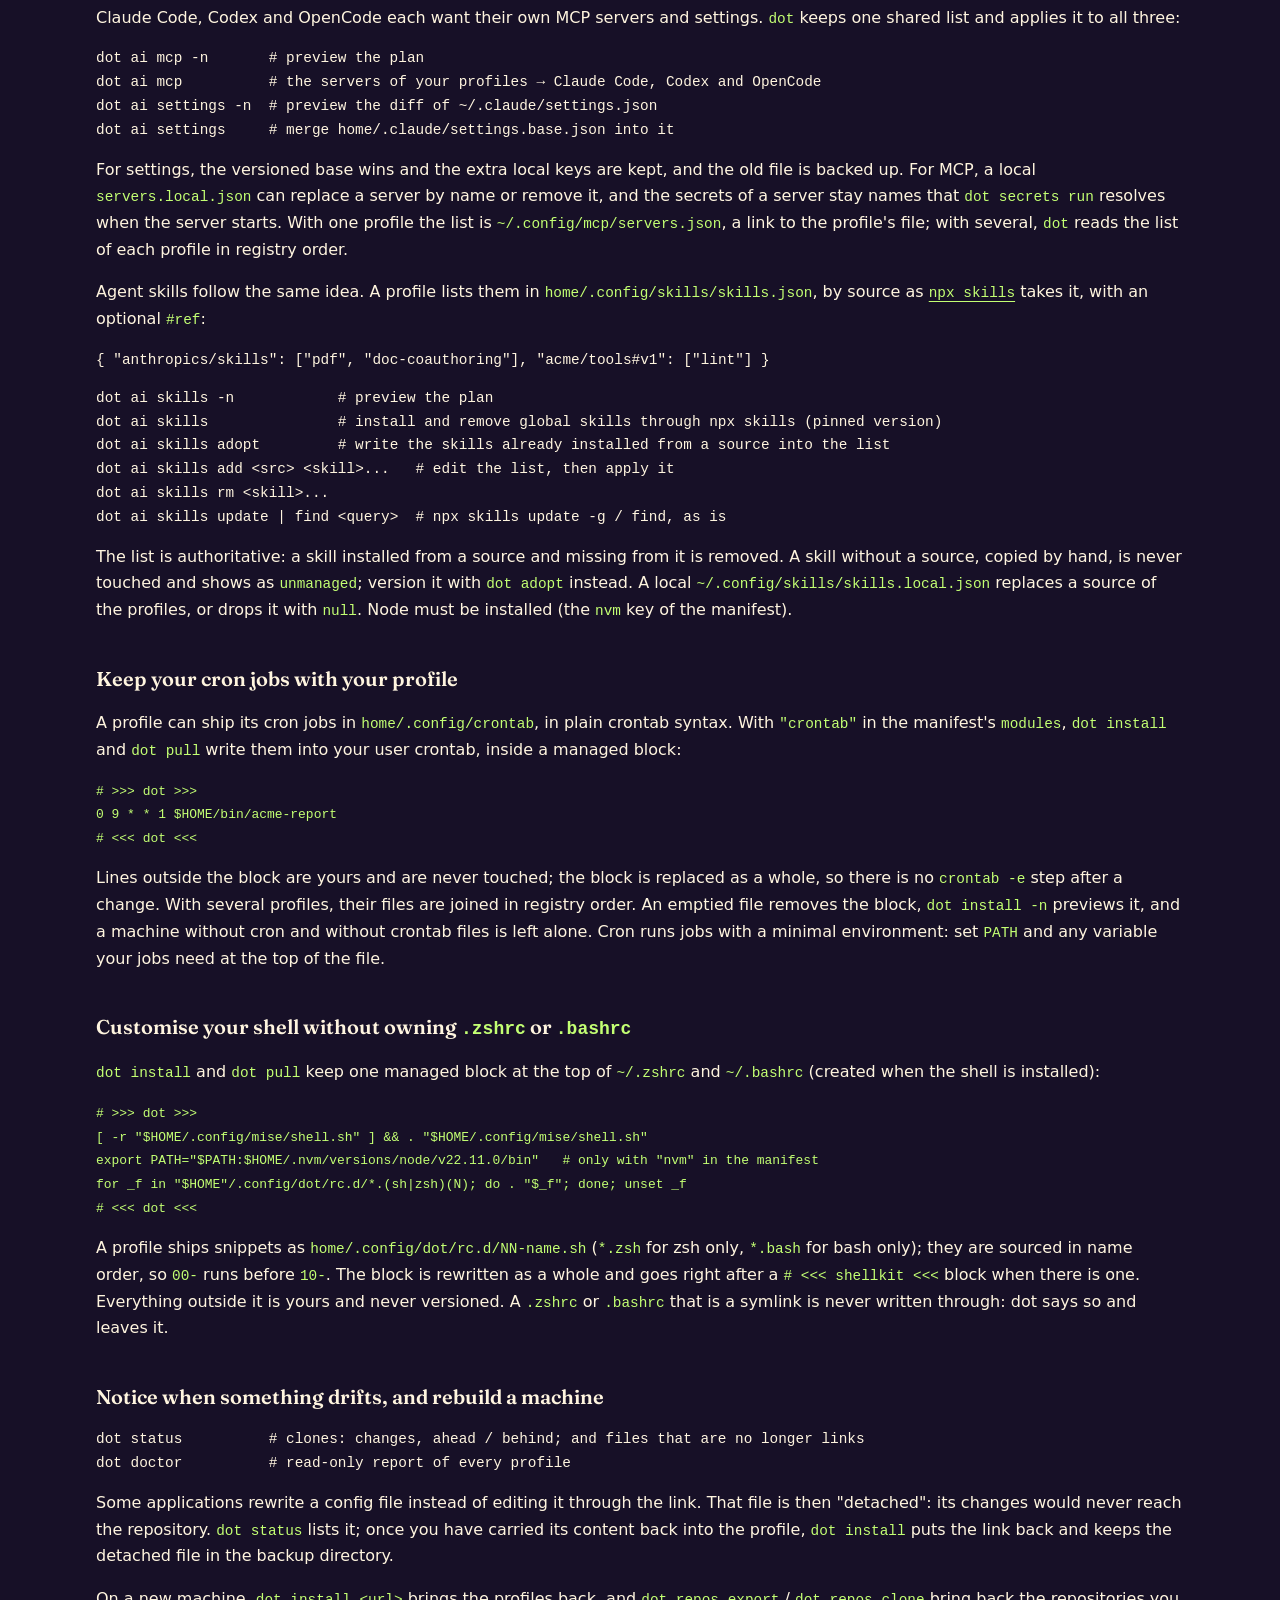
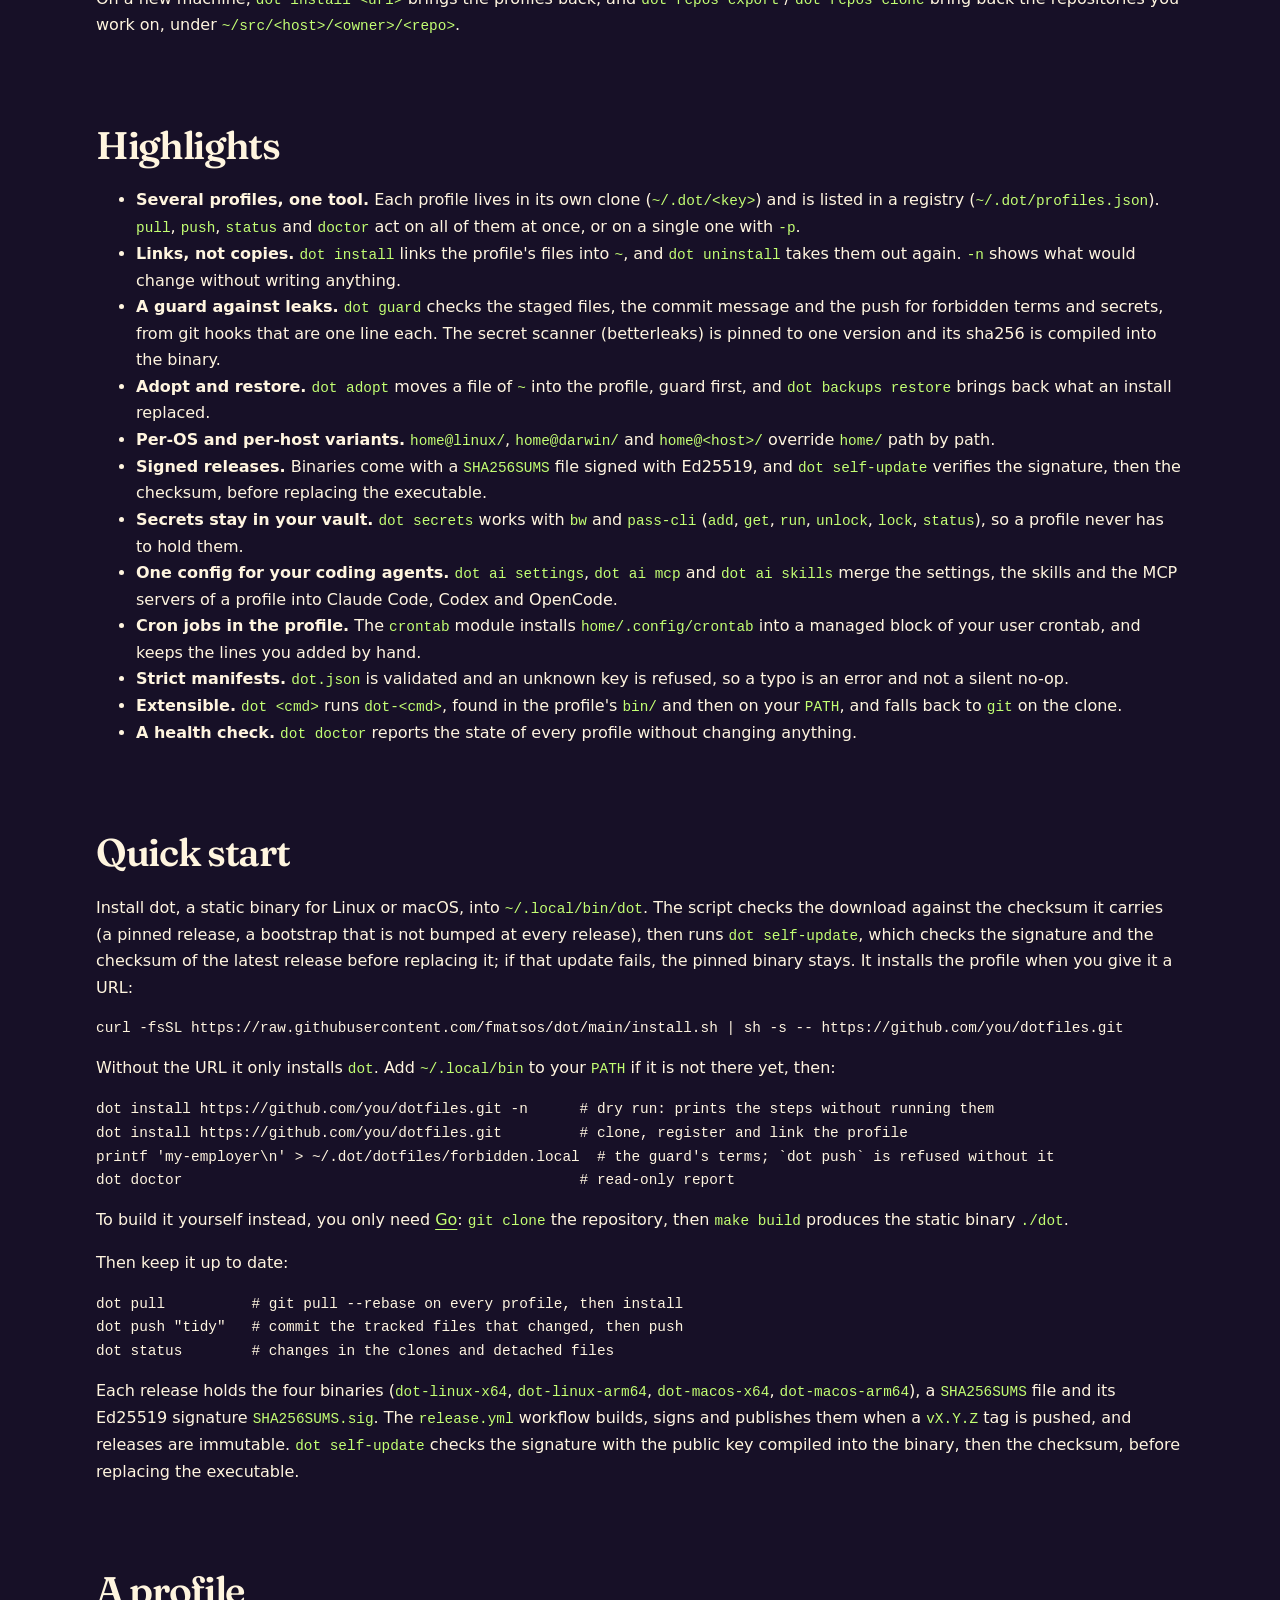
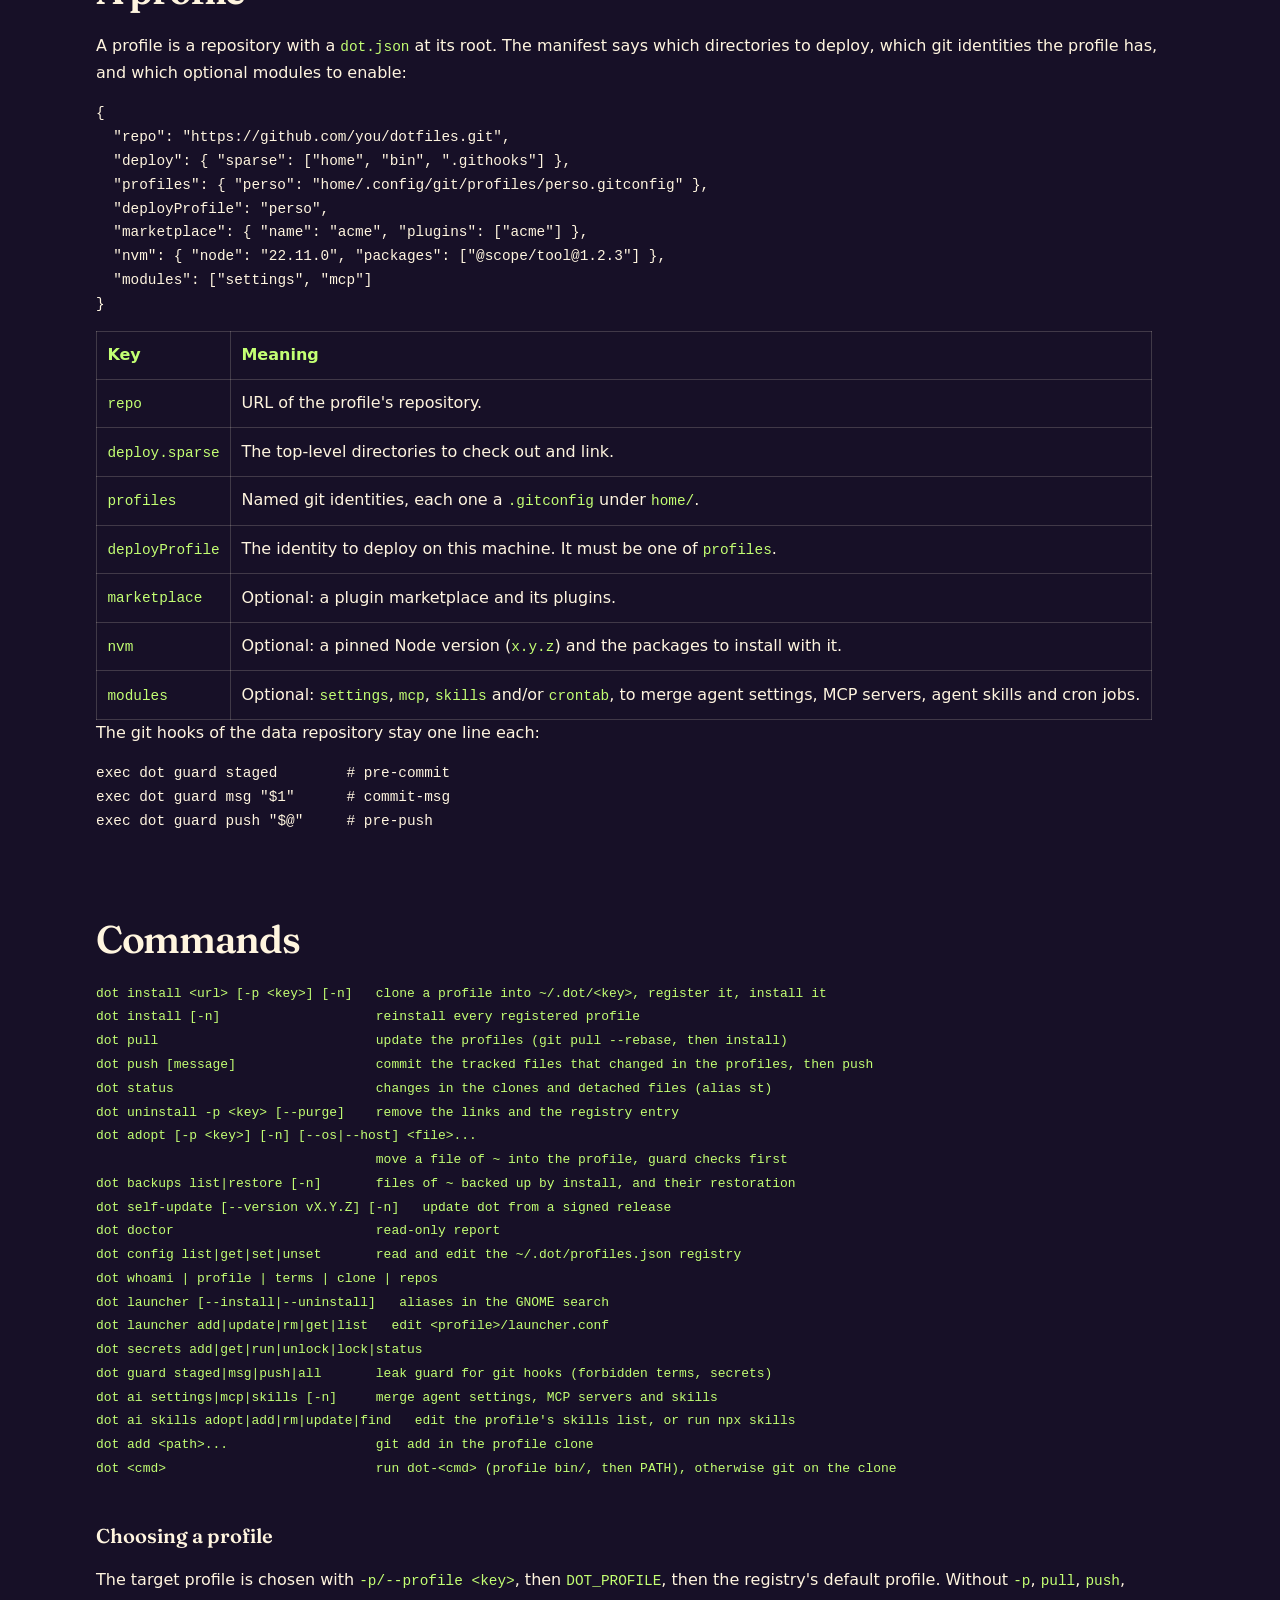
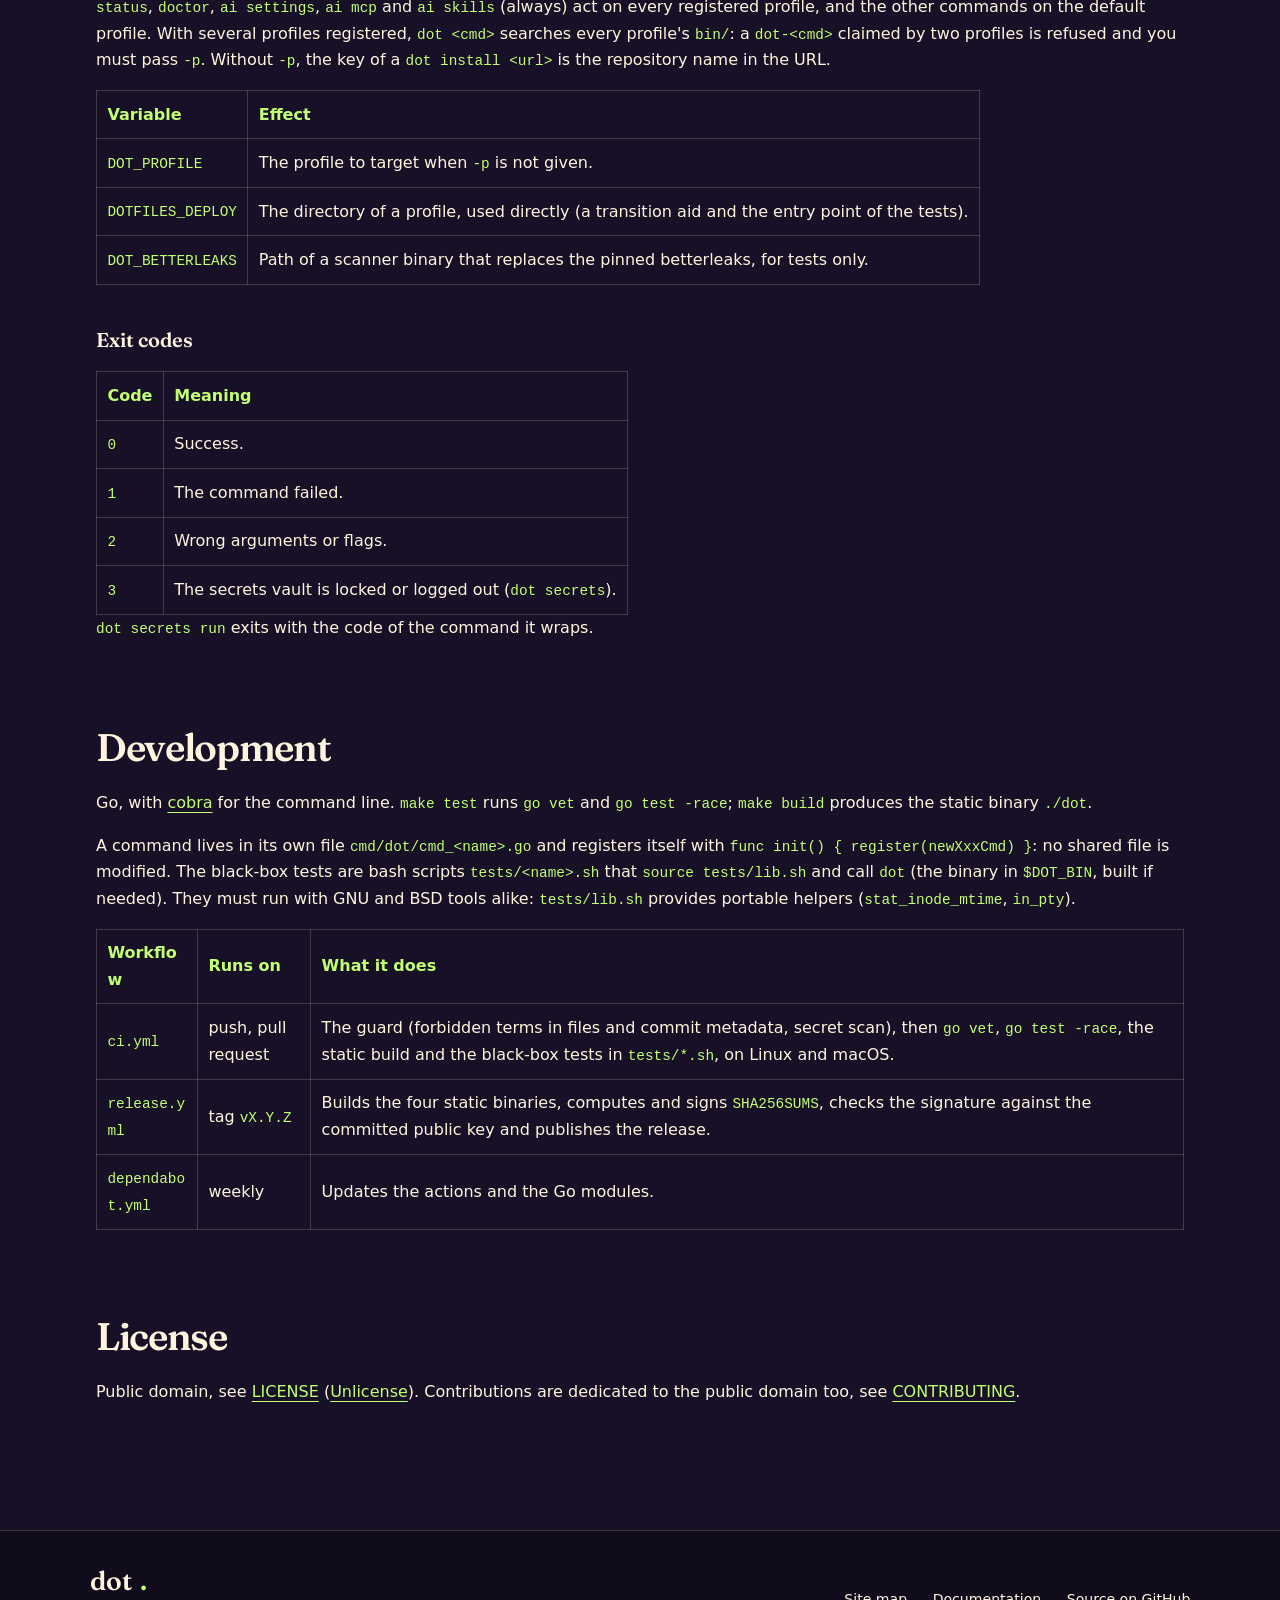
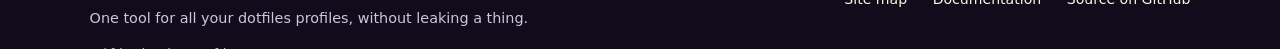
<file: docs/index.html>
<!doctype html>
<html lang="en" class="doc" data-motion="off">
<head>
<meta charset="utf-8">
<meta name="viewport" content="width=device-width, initial-scale=1">
<title>Documentation · dot</title>
<meta name="description" content="dot installs and maintains one or more dotfiles profiles, from a single static binary for Linux and macOS. A profile is a data repository with a dot.json…">
<link rel="canonical" href="https://fmatsos.github.io/dot/docs/">
<meta property="og:type" content="website">
<meta property="og:site_name" content="dot">
<meta property="og:title" content="Documentation · dot">
<meta property="og:description" content="dot installs and maintains one or more dotfiles profiles, from a single static binary for Linux and macOS. A profile is a data repository with a dot.json…">
<meta property="og:url" content="https://fmatsos.github.io/dot/docs/">
<meta property="og:image" content="https://fmatsos.github.io/dot/assets/og.jpg">
<meta property="og:image:width" content="1200">
<meta property="og:image:height" content="630">
<meta property="og:image:alt" content="dot&#x27;s four-armed ladybug mascot in a twilight garden">
<meta name="twitter:card" content="summary_large_image">
<meta name="theme-color" content="#171027">
<link rel="icon" href="../assets/favicon-64.png" type="image/png" sizes="64x64">
<link rel="apple-touch-icon" href="../assets/apple-touch-icon.png">
<link rel="preload" href="../assets/fonts/fraunces-600.woff2" as="font" type="font/woff2" crossorigin>

<style>
/* Generic mechanics, no design: inlined first by build.py; the site's own CSS comes after
   and sets the look. Needs from the site: --focus-in / --focus-out (two contrasting colors
   for the focus ring, visible on every background), @font-face with font-display: optional
   (a late web font must not reflow the page: CLS). */
*, *::before, *::after { box-sizing: border-box; }
html { scroll-behavior: smooth; scroll-padding-top: var(--hh, 0px); }
html[data-motion="off"], html.dragging { scroll-behavior: auto; }
body { margin: 0; overflow-x: hidden; }
img { max-width: 100%; height: auto; }
pre { white-space: pre-wrap; overflow-wrap: anywhere; }         /* reflow at 320 px (RGAA 10.11) */
.table { overflow-x: auto; }                                     /* a wide table scrolls, as a focusable region */
.sr-only { position: absolute; width: 1px; height: 1px; margin: -1px; padding: 0; overflow: hidden; clip-path: inset(50%); white-space: nowrap; border: 0; }
.skip { position: absolute; left: 16px; top: -100px; z-index: 100; }
.skip:focus { top: 12px; }
:focus-visible { outline: 3px solid var(--focus-in, #000); outline-offset: 3px; box-shadow: 0 0 0 3px var(--focus-out, #fff); }
main:focus { outline: none; box-shadow: none; }
[hidden] { display: none !important; }
:where(nav, ul, ol) a, :where(button) { display: inline-block; min-height: 24px; min-width: 24px; }   /* target size (WCAG 2.5.8); zero specificity: the design overrides */

/* motion: every loop and every "not shown yet" state lives under [data-motion="on"] (and .ready) */
.sprite { overflow: hidden; display: none; pointer-events: none; }
.sprite img { width: calc(var(--frames, 6) * 100%); max-width: none; height: 100%; display: block; }
[data-motion="on"] .sprite { display: block; }
[data-motion="on"] .sprite img { animation: sprite-frames var(--speed, 1.2s) steps(var(--frames, 6)) infinite; }
@keyframes sprite-frames { to { transform: translateX(-100%); } }
[data-hop] { position: absolute; left: 0; top: 0; z-index: 2; }

/* entrances: .enter elements of a [data-part] play in when it becomes .active; --d staggers them */
[data-motion="on"].ready [data-part] .enter { transition: opacity .6s, transform .7s cubic-bezier(.3, 1.4, .5, 1); transition-delay: calc(var(--d, 0) * 100ms); }
[data-motion="on"].ready [data-part]:not(.active) .enter { opacity: 0; transform: var(--enter-from, translateY(32px)); transition-delay: 0s; }

/* parts that each fill the screen: opt in with html[data-snap]; mandatory only when all fit */
html[data-snap] { scroll-snap-type: y proximity; }
html[data-snap].snap { scroll-snap-type: y mandatory; }
html[data-snap].dragging { scroll-snap-type: none; }
html[data-snap] [data-part] { scroll-snap-align: start; min-height: calc(100svh - var(--hh, 0px)); }

/* the rail's labels are shown by the site on hover / focus; Escape hides them */
[data-rail].quiet a span { opacity: 0 !important; }
[data-rail-thumb] { touch-action: none; cursor: grab; }
[data-rail-thumb]:active { cursor: grabbing; }

@font-face{font-family:Fraunces;src:url(../assets/fonts/fraunces-600.woff2) format("woff2");font-weight:600;font-display:optional}
:root{--soil:#171027;--soil-2:#211637;--soil-3:#2d2045;--cream:#fff5df;--muted:#d0c4df;--lime:#c3ff73;--lime-deep:#a2dc53;--red:#ff8377;--line:rgba(255,245,223,.18);--focus-in:#c3ff73;--focus-out:#171027;--serif:Fraunces,Georgia,serif;--mono:"SFMono-Regular",ui-monospace,Consolas,monospace;color-scheme:dark}
html{background:var(--soil);color:var(--cream);font-family:system-ui,-apple-system,"Segoe UI",sans-serif;line-height:1.65;scroll-padding-top:5rem}
body{position:relative;background:var(--soil);color:var(--cream);font-size:1rem;overflow-wrap:anywhere}
a{color:inherit;text-underline-offset:.22em;text-decoration-thickness:.08em}
a:hover{color:var(--lime)}
button{font:inherit;color:inherit}
code,pre{font-family:var(--mono);font-size:.9em}
code{color:var(--lime)}
h1,h2,h3,p{margin-top:0}
h1,h2,h3{line-height:1.12}
h1,h2{font-family:var(--serif);font-weight:600;letter-spacing:-.035em}
h1{font-size:clamp(3.2rem,8vw,7.8rem);margin-bottom:1rem}
h2{font-size:clamp(2.65rem,5.5vw,5.4rem);max-width:14ch;margin-bottom:1.3rem}
h2 em{color:var(--lime);font-style:normal}
h3{font-size:1.25rem}
.site-header{position:sticky;top:0;z-index:30;display:flex;align-items:center;justify-content:space-between;gap:1.25rem;min-height:4.5rem;padding:.65rem clamp(1rem,4vw,4rem);background:rgba(23,16,39,.94);border-bottom:1px solid var(--line);backdrop-filter:blur(16px)}
.brand,.footer-brand{display:inline-flex;align-items:center;gap:.55rem;font-family:var(--serif);font-size:1.65rem;font-weight:600;text-decoration:none;line-height:1}
.brand img{border-radius:50%}.brand-period{color:var(--lime)}
.site-header nav ul,.site-footer nav ul{display:flex;align-items:center;gap:clamp(.65rem,2vw,1.6rem);padding:0;margin:0;list-style:none}
.site-header nav a,.site-footer nav a{font-size:.88rem;text-decoration:none}
.motion-toggle,.copy-button{border:1px solid var(--line);border-radius:999px;background:transparent;padding:.55rem .9rem;cursor:pointer;font-size:.85rem}
.motion-toggle[aria-pressed="true"]{border-color:var(--lime);color:var(--lime)}
.part{position:relative;min-height:78svh;display:grid;align-items:center;padding:clamp(4.5rem,9vw,8.5rem) clamp(1.25rem,7vw,7rem);border-bottom:1px solid var(--line);isolation:isolate;overflow:hidden}
.section-wrap{position:relative;z-index:1;width:min(100%,76rem);margin-inline:auto}
.section-heading{max-width:52rem;margin:0 auto 3rem;text-align:center}
.section-heading h2{margin-inline:auto}
.section-heading>p:last-child,.section-copy>p,.hero-copy{max-width:44rem;color:var(--muted);font-size:clamp(1rem,1.4vw,1.17rem)}
.section-heading>p:last-child{margin-inline:auto}
.eyebrow{margin-bottom:1rem;color:var(--lime);font-family:var(--mono);font-size:.78rem;font-weight:500;letter-spacing:.12em;text-transform:uppercase}
.text-link{display:inline-flex;gap:.5rem;align-items:center;margin-top:.7rem;color:var(--lime);font-weight:650;text-decoration:none}
.text-link span,.button span{font-size:1.2em}
.button{display:inline-flex;align-items:center;justify-content:center;gap:.75rem;min-height:3.25rem;padding:.75rem 1.15rem;border:1px solid transparent;border-radius:999px;text-decoration:none;font-weight:700}
.button-lime{background:var(--lime);color:var(--soil)}
.button-lime:hover{background:#d5ffa0;color:var(--soil)}
.hero{min-height:min(860px,calc(100svh - 4.5rem));padding:clamp(4rem,9vw,8rem) clamp(1.25rem,9vw,9rem);overflow:hidden}
.hero-picture,.hero-shade{position:absolute;inset:0;z-index:-2}
.hero-picture img{width:100%;height:100%;object-fit:cover;object-position:center 57%}
.hero-shade{z-index:-1;background:linear-gradient(90deg,rgba(19,12,36,.95),rgba(21,13,39,.76) 45%,rgba(20,12,38,.17)),linear-gradient(0deg,rgba(19,12,36,.6),transparent 45%)}
.hero-inner{position:relative;width:min(100%,75rem);margin:0 auto}
.global-hopper{position:absolute;width:86px;height:86px;z-index:40}
.hero h1{max-width:9ch}.hero h1 span{color:var(--lime)}
.hero-copy{max-width:34rem;margin-bottom:2rem;font-size:clamp(1.1rem,2vw,1.4rem)}
.hero-actions{display:flex;flex-wrap:wrap;align-items:center;gap:1.25rem}
.hero-mascot{position:absolute;right:7%;bottom:-5rem;width:clamp(110px,18vw,220px)!important;height:clamp(110px,18vw,220px)!important;filter:drop-shadow(0 12px 30px rgba(5,3,15,.55))}
.hero-note{font-weight:500;margin:2.5rem 0 0;color:var(--muted);font-family:var(--mono);font-size:.76rem}
.scroll-cue{position:absolute;right:clamp(1.25rem,5vw,4rem);bottom:1.4rem;display:flex;gap:.7rem;align-items:center;color:var(--cream);font-size:.8rem;text-decoration:none}
.scroll-cue span{color:var(--lime);font-size:1.5rem}
.why,.agents{background:radial-gradient(ellipse at 84% 20%,rgba(117,72,151,.19),transparent 46%),var(--soil)}
.why-layout,.guard-layout,.secret-layout,.agents-layout,.quick-layout,.dev-layout{display:grid;grid-template-columns:minmax(0,1fr) minmax(0,.9fr);align-items:center;gap:clamp(2rem,7vw,7rem)}
.plot-card,.file-node,.patch,.agent-plan,.license-card{border:1px solid var(--line);border-radius:1.35rem;background:linear-gradient(145deg,rgba(255,255,255,.065),rgba(255,255,255,.018));box-shadow:0 22px 64px rgba(6,3,16,.18)}
.plot-card{padding:clamp(1.5rem,4vw,3rem)}
.plot-label,.node-index,.patch-tag{font-weight:500;color:var(--lime);font-family:var(--mono);font-size:.76rem;text-transform:uppercase;letter-spacing:.09em}
.plot-row{display:grid;grid-template-columns:minmax(0,1fr) minmax(2.5rem,.4fr) minmax(0,.65fr);align-items:center;gap:.65rem;padding:1.1rem 0;border-bottom:1px solid var(--line)}
.plot-row code{font-size:clamp(.7rem,1vw,.88rem);overflow-wrap:anywhere}
.glow-line{height:2px;background:linear-gradient(90deg,var(--lime),rgba(195,255,115,.12));box-shadow:0 0 12px var(--lime)}
.plot-foot,.section-foot{margin:1.4rem 0 0;color:var(--muted);font-size:.92rem}
.files{background:radial-gradient(ellipse at 50% 100%,rgba(75,119,54,.15),transparent 45%),#1c1530}
.file-garden{position:relative;display:grid;grid-template-columns:repeat(3,minmax(0,1fr));gap:1rem}
.file-node{position:relative;z-index:1;min-width:0;padding:1.5rem}
.file-node h3{margin:.55rem 0 1rem}.file-node pre{padding:.9rem;border-radius:.7rem;background:rgba(8,6,17,.56);color:var(--cream);font-size:.8rem;line-height:1.8}
.file-node pre code{color:var(--cream)}.file-note p{color:var(--muted);font-size:.93rem}
.file-linker{position:absolute;z-index:2;left:0;top:0}
.files .section-foot{text-align:center}
.guard{background:radial-gradient(ellipse at 19% 50%,rgba(195,255,115,.08),transparent 32%),var(--soil-2)}
.guard-art{position:relative;display:grid;place-items:center;min-height:22rem}
.guard-mascot{position:relative;z-index:2;width:clamp(170px,26vw,270px)!important;height:clamp(170px,26vw,270px)!important}
.lock-orbit{position:absolute;width:min(78%,20rem);aspect-ratio:1;border:1px solid rgba(195,255,115,.3);border-radius:50%;box-shadow:0 0 50px rgba(195,255,115,.09),inset 0 0 50px rgba(195,255,115,.05)}
.orbit{position:absolute;inset:12%;border:1px dashed rgba(255,245,223,.2);border-radius:50%}.orbit-two{inset:25%;border-style:solid;border-color:rgba(255,131,119,.23)}.orbit-dot{position:absolute;top:15%;right:17%;width:.65rem;height:.65rem;border-radius:50%;background:var(--lime);box-shadow:0 0 16px var(--lime)}
.callout{padding:1rem 1.2rem;border-left:2px solid var(--lime);background:rgba(195,255,115,.06);color:var(--cream)!important}
.secrets{background:radial-gradient(ellipse at 80% 25%,rgba(255,131,119,.09),transparent 35%),#1c142e}
.secret-console,.quick-terminal{min-width:0;border:1px solid rgba(195,255,115,.28);border-radius:1.1rem;background:#100c1c;box-shadow:0 24px 64px rgba(0,0,0,.28);overflow:hidden}
html[data-motion="on"] .secret-console.copied,html[data-motion="on"] .quick-terminal.copied{border-color:var(--lime);box-shadow:0 0 2rem rgba(195,255,115,.18)}
.console-top,.terminal-top{font-weight:500;display:flex;justify-content:space-between;align-items:center;gap:1rem;padding:.85rem 1.1rem;border-bottom:1px solid var(--line);color:var(--muted);font-family:var(--mono);font-size:.72rem}
.console-top>span:first-child{display:flex;gap:.35rem}.console-top i{width:.55rem;height:.55rem;border-radius:50%;background:var(--red)}.console-top i:nth-child(2){background:var(--lime)}.console-top i:nth-child(3){background:#b59bff}
.secret-console pre,.quick-terminal pre{margin:0;padding:1.4rem;white-space:pre-wrap;overflow-wrap:anywhere;color:var(--cream);line-height:2}
.secret-console pre code,.quick-terminal pre code{color:var(--lime);font-size:.82rem}
.copy-button{margin:0 1.2rem 1.2rem;border-color:rgba(195,255,115,.45);color:var(--lime)}.copy-button:hover{background:rgba(195,255,115,.1)}
.secret-mascot{justify-self:end;grid-column:2;width:120px!important;height:120px!important;margin-top:-1rem}
.profiles{background:radial-gradient(ellipse at 50% 0,rgba(112,72,137,.2),transparent 42%),var(--soil)}
.profile-patches{display:grid;grid-template-columns:minmax(0,1fr) 5rem minmax(0,1fr);align-items:center;gap:1.2rem}
.patch{min-width:0;padding:clamp(1.35rem,3vw,2.3rem);border-color:rgba(195,255,115,.24)}.patch-work{border-color:rgba(255,131,119,.3);background:linear-gradient(145deg,rgba(255,131,119,.07),rgba(255,255,255,.015))}
.patch h3{font-family:var(--serif);font-size:2rem}.patch>code{display:block;padding:.7rem;border-radius:.55rem;background:rgba(8,6,17,.45);font-size:.77rem;overflow-wrap:anywhere}.patch>p:last-child{margin:.9rem 0 0;color:var(--muted)}
.patch-work .patch-tag{color:var(--red)}.patch-path{text-align:center;color:var(--lime);font-family:var(--mono);overflow:hidden}
.profiles .section-foot{text-align:center}
.agent-plan{display:grid;grid-template-columns:minmax(0,1fr) 4rem minmax(8rem,.8fr);align-items:center;gap:.8rem;padding:1.5rem}
.agent-source{display:grid;gap:.65rem}.agent-source span{color:var(--lime);font-family:var(--mono);font-size:.74rem;text-transform:uppercase}.agent-source code{padding:.55rem;border-radius:.5rem;background:rgba(8,6,17,.5);font-size:.72rem;overflow-wrap:anywhere}
.agent-branch{height:1px;background:linear-gradient(90deg,var(--lime),rgba(195,255,115,.12));box-shadow:0 0 12px var(--lime)}.agent-targets{display:grid;gap:.65rem;padding:0;margin:0;list-style:none}.agent-targets li{padding:.55rem .65rem;border:1px solid var(--line);border-radius:.55rem;font-size:.8rem}
.quick-start{background:radial-gradient(ellipse at 72% 50%,rgba(195,255,115,.1),transparent 40%),#201632}
.quick-terminal pre{padding-bottom:1rem}.quick-launch{justify-self:start;margin-top:-2rem}
.commands{background:#1a132b}.command-grid{display:grid;grid-template-columns:repeat(3,minmax(0,1fr));gap:.85rem;margin-bottom:1.7rem}.command-grid article{padding:1.2rem;border:1px solid var(--line);border-radius:.9rem;background:rgba(255,255,255,.025)}.command-grid article>code{font-size:.82rem}.command-grid p{margin:.55rem 0 0;color:var(--muted);font-size:.88rem}
.development{background:radial-gradient(ellipse at 79% 65%,rgba(195,255,115,.09),transparent 34%),var(--soil-2)}
.dev-links{display:flex;flex-wrap:wrap;gap:.7rem 1.5rem;margin-top:1rem}.license-card{padding:2rem;text-align:center}.license-mark{display:grid;place-items:center;width:4rem;height:4rem;margin:0 auto 1.2rem;border:1px solid rgba(195,255,115,.45);border-radius:50%;color:var(--lime);font-size:2rem}.license-card p{margin-bottom:.25rem;color:var(--muted);font-family:var(--mono);font-size:.78rem;text-transform:uppercase}.license-card h3{font-family:var(--serif);font-size:2rem}.license-card a{color:var(--lime);font-size:.9rem}
.site-footer{display:grid;grid-template-columns:1fr auto;align-items:center;gap:.8rem 2rem;padding:2.3rem clamp(1.25rem,7vw,7rem);background:#100c1c;border-top:1px solid var(--line)}
.site-footer p{margin:0;color:var(--muted);font-size:.9rem}.site-footer nav{grid-column:2;grid-row:1 / span 2}.site-footer nav ul{flex-wrap:wrap;justify-content:flex-end}.site-footer small{color:var(--muted);font-family:var(--mono);font-size:.72rem}
html[data-motion="on"] .glow-line{animation:line-breathe 3.8s ease-in-out infinite alternate}
@keyframes line-breathe{to{opacity:.58;filter:brightness(.72)}}
.prose{max-width:72rem;margin:3rem auto;color:var(--cream)}.prose h2,.prose h3,.prose h4{margin-top:2.2em}.prose h2{font-size:clamp(1.8rem,3vw,2.7rem)}.prose h3{font-family:var(--serif)}.prose a{color:var(--lime)}.prose img{height:auto}.prose pre,.prose code{overflow-wrap:anywhere}.prose table{border-collapse:collapse}.prose th,.prose td{padding:.65rem;border:1px solid var(--line);text-align:left}.prose th{color:var(--lime)}.prose blockquote{border-left:2px solid var(--lime);padding-left:1rem;color:var(--muted)}
.doc main,.doc #main{max-width:76rem;margin-inline:auto;padding:clamp(2rem,6vw,5rem) clamp(1.25rem,5vw,4rem)}
.home #main{position:relative}
.doc #main>h1{font-size:clamp(2.5rem,5vw,4.5rem)}.doc #main>nav{margin:1rem 0 2rem}.doc #main>nav ul{display:flex;flex-wrap:wrap;gap:.55rem;padding:0;list-style:none}.doc #main>nav a,.pager a{display:block;padding:.45rem .8rem;border:1px solid var(--line);border-radius:999px;text-decoration:none}.pager{display:flex;justify-content:space-between;gap:1rem;margin-top:3rem}.pager a{max-width:48%;color:var(--lime)}.pager small{display:block;color:var(--muted)}
.sitemap #main{max-width:70rem;margin-inline:auto;padding:4rem 1.5rem}.sitemap #main li{margin:.5rem 0}.sitemap #main a{color:var(--lime)}
@media(max-width:800px){.site-header{flex-wrap:wrap}.site-header nav{order:3;width:100%;overflow:visible}.site-header nav ul{justify-content:flex-start;flex-wrap:wrap;min-width:0}.site-header nav li{flex:0 0 auto}.motion-toggle{margin-left:auto}.why-layout,.guard-layout,.secret-layout,.agents-layout,.quick-layout,.dev-layout{grid-template-columns:1fr;gap:2.5rem}.hero{min-height:calc(100svh - 7.6rem);align-items:center}.hero-mascot{right:0;bottom:-8rem;opacity:.76}.file-garden{grid-template-columns:1fr}.file-linker{display:none}.profile-patches{grid-template-columns:1fr;gap:1rem}.patch-path{display:none}.patch-work{margin-top:.5rem}.agent-plan{grid-template-columns:minmax(0,1fr) 2rem minmax(7rem,.7fr)}.command-grid{grid-template-columns:repeat(2,minmax(0,1fr))}.secret-mascot{grid-column:auto}.quick-launch{margin-top:0}.site-footer{grid-template-columns:1fr}.site-footer nav{grid-column:1;grid-row:auto}.site-footer nav ul{justify-content:flex-start}}
@media(max-width:480px){.hero{padding-inline:1.25rem}.hero h1{font-size:clamp(3rem,15vw,4.4rem)}.hero-shade{background:linear-gradient(90deg,rgba(19,12,36,.94),rgba(21,13,39,.7) 70%,rgba(20,12,38,.4)),linear-gradient(0deg,rgba(19,12,36,.68),transparent 55%)}.hero-actions{align-items:flex-start;flex-direction:column;gap:.75rem}.plot-row{grid-template-columns:1fr;gap:.45rem}.glow-line{width:55%;margin:.35rem 0}.command-grid{grid-template-columns:1fr}.agent-plan{grid-template-columns:1fr}.agent-branch{width:1px;height:2rem;margin-inline:auto}.agent-targets{grid-template-columns:1fr}.part{padding-inline:1.15rem}.section-heading{text-align:left}.section-heading h2,.section-heading>p:last-child{margin-left:0}.secret-console pre,.quick-terminal pre{padding:1rem}.site-footer nav ul{gap:.4rem 1rem}}
@media(prefers-reduced-motion:reduce){html{scroll-behavior:auto}}

</style>
<script>
try { var m = localStorage.getItem("site-motion"); } catch (e) {}
document.documentElement.dataset.motion = m || (matchMedia("(prefers-reduced-motion: reduce)").matches ? "off" : "on");
</script>
</head>
<body>
<a class="skip" href="#main">Skip to content</a>
<header class="site-header" data-header>
  <a class="brand" href="../index.html" aria-label="dot home"><img src="../assets/favicon-64.png" alt="" width="32" height="32"><span>dot<span class="brand-period">.</span></span></a>
  <nav aria-label="Main navigation">
    <ul>
      <li><a href="../index.html#why">Why dot</a></li>
      <li><a href="../index.html#profiles">Profiles</a></li>
      <li><a href="../index.html#quick-start">Get started</a></li>
      <li><a aria-current="page" href="../docs/">Docs</a></li>
      <li><a href="https://github.com/fmatsos/dot">Source</a></li>
    </ul>
  </nav>
  <button class="motion-toggle" type="button" data-motion-toggle aria-pressed="true" hidden>Animations</button>
</header>
<main id="main" tabindex="-1">
<h1>Documentation</h1>
<nav aria-label="Documentation pages"><ul>
<li><a href="DESIGN.html">Design</a></li>
<li><a href="CONTRIBUTING.html">Contributing</a></li>
<li><a href="SECURITY.html">Security</a></li>
</ul></nav>
<div class="prose">
<p class="center">
  <img width="1600" height="533" loading="lazy" decoding="async" src="assets/banner.webp" alt="dot: a ladybug with four arms holding a magnifying glass with a padlock and a golden key, standing among young shoots in a twilight garden where glowing green lines link the shoots. Install and maintain your dotfiles profiles.">
</p>
<h2 id="dot">dot.</h2>
<p class="center">
  <strong>One tool for all your dotfiles, without leaking a thing.</strong>
</p>
<p class="center">
  <a href="https://github.com/fmatsos/dot/actions/workflows/ci.yml">ci</a>
  <a target="_blank" rel="noopener noreferrer nofollow" href="https://camo.githubusercontent.com/a13534bc36c80fcf9f6e2f569560b4055b6f12c69f17bd8b7aa5c5ed0ada34cd/68747470733a2f2f696d672e736869656c64732e696f2f62616467652f4c696e75782d737570706f727465642d737563636573733f6c6f676f3d6c696e7578266c6f676f436f6c6f723d7768697465">Linux: supported</a>
  <a target="_blank" rel="noopener noreferrer nofollow" href="https://camo.githubusercontent.com/4eaf5113814891a7a0ad117eed519acf7c22eaa280e96a17297b214820d0ecd8/68747470733a2f2f696d672e736869656c64732e696f2f62616467652f6d61634f532d737570706f727465642d737563636573733f6c6f676f3d6170706c65266c6f676f436f6c6f723d7768697465">macOS: supported</a>
  <a target="_blank" rel="noopener noreferrer nofollow" href="https://camo.githubusercontent.com/59171d93f14ea29dd59664d2a9680d8249cbca3a812a63833eedd22e58dbcf48/68747470733a2f2f696d672e736869656c64732e696f2f62616467652f476f2d73746174696325323062696e6172792d3030414444383f6c6f676f3d676f266c6f676f436f6c6f723d7768697465">Go: static binary</a>
  <a href="https://github.com/fmatsos/dot/blob/main/LICENSE">License: Unlicense</a>
</p>
<p class="center">
  <a href="https://fmatsos.github.io/dot/" rel="nofollow"><b>Website</b></a> ·
  <a href="#why-dot"><b>Why dot?</b></a> ·
  <a href="#quick-start"><b>Quick start</b></a> ·
  <a href="#a-profile"><b>A profile</b></a> ·
  <a href="#commands"><b>Commands</b></a> ·
  <a href="#development"><b>Development</b></a>
</p>
<p><code>dot</code> installs and maintains one or more dotfiles profiles, from a single static binary for Linux
and macOS. A profile is a data repository with a <code>dot.json</code> manifest, cloned into
<code>~/.dot/&lt;key&gt;</code>. <code>dot</code> brings the rest: the links in <code>~</code>, a guard against leaks (forbidden terms,
secrets), secrets read from your vault (<code>bw</code> and <code>pass-cli</code>), the merge of MCP servers and
settings for Claude Code, Codex and OpenCode, and your cron jobs.</p>
<p>Several profiles can live side by side on one machine, a personal one and a work one for
instance, each with its own git identity, and <code>dot</code> treats them all the same way.</p>
<h2 id="why-dot">Why dot?</h2>
<p><strong>Dotfiles</strong> are the configuration files that live in your home directory: <code>~/.zshrc</code>,
<code>~/.gitconfig</code>, <code>~/.config/…</code>, <code>~/.claude/settings.json</code>. They make a machine yours, so people
keep them in a git repository to rebuild a machine, or to share one setup between several.</p>
<p>A plain repository is a good start, and for one machine, one identity and nothing secret near your
config, it is all you need. The questions come later, and each one is usually answered with a
script of your own. <code>dot</code> is that layer, written once and tested:</p>
<h3 id="put-the-files-in-place-without-breaking-anything">Put the files in place, without breaking anything</h3>
<p>A profile keeps its files under <code>home/</code> (linked into <code>~</code>) and <code>bin/</code> (linked into
<code>~/.local/bin</code>):</p>
<pre><code>dotfiles/                      ~ after `dot install`
├── dot.json
├── home/
│   ├── .zshrc            →    ~/.zshrc       (a symbolic link to the file in ~/.dot/dotfiles)
│   └── .gitconfig        →    ~/.gitconfig
└── bin/
    └── backup            →    ~/.local/bin/backup
</code></pre>
<p>Editing <code>~/.zshrc</code> edits the file in the repository, so <code>dot push</code> has something to commit. A file
that was already there is moved to <code>~/.local/state/dotfiles/backup/&lt;date&gt;/</code> (kept 30 days),
running <code>dot install</code> twice changes nothing, and <code>dot install -n</code> prints the steps it would run
instead of running them.</p>
<p><code>dot backups list</code> shows those backups and <code>dot backups restore [&lt;run&gt;] [&lt;path&gt;...]</code> moves files
back. A file is restored only when its place in <code>~</code> is empty or holds a link managed by dot: a real
file is never overwritten.</p>
<p><code>dot adopt ~/.foo</code> goes the other way: it moves an existing file of <code>~</code> into the profile's <code>home/</code>
and replaces it with a link. Before anything moves, the file name and content go through the
forbidden terms and the secret scanner; a hit, a missing term list or an unavailable scanner
refuses the file, and only its name is reported. Symlinks, files outside <code>~</code> and paths already
provided by another profile are refused too. Nothing is committed: <code>dot push</code> does that.</p>
<h3 id="one-setup-per-os-or-per-machine">One setup per OS or per machine</h3>
<p>Besides <code>home/</code>, a profile may carry <code>home@linux/</code>, <code>home@darwin/</code> and <code>home@&lt;host&gt;/</code>, where
<code>&lt;host&gt;</code> is the machine's short hostname in lower case. For a given path of <code>~</code>, <code>home@&lt;host&gt;</code>
wins over <code>home@&lt;os&gt;</code>, which wins over <code>home/</code>; variants for another system or machine are
ignored. There is no templating: files in <code>~</code> stay links into the clone.</p>
<ul>
<li>
<code>dot install -n</code> shows the winning layer when it is not <code>home</code>.</li>
<li>
<code>dot adopt --os</code> or <code>--host</code> moves a file into the matching variant.</li>
<li>A <code>deploy.sparse</code> list must name each variant it wants (<code>home@darwin</code>...).</li>
<li>
<code>dot ai settings</code>, <code>dot ai mcp</code>, <code>dot ai skills</code> and the mise configuration still read <code>home/</code> only.</li>
</ul>
<h3 id="keep-a-personal-and-a-work-setup-on-the-same-machine">Keep a personal and a work setup on the same machine</h3>
<div class="highlight highlight-source-shell"><pre>dot install https://github.com/you/dotfiles-perso.git
dot install https://github.com/you/dotfiles-work.git -p work

dot profile work <span class="pl-k">~</span>/src/github.com/acme/    <span class="pl-c"><span class="pl-c">#</span> repositories under this directory use the `work` git identity</span>
dot whoami                                 <span class="pl-c"><span class="pl-c">#</span> run in a repository: the identity in force and the file that sets it</span>
dot repos --problems                       <span class="pl-c"><span class="pl-c">#</span> repositories whose email differs from their profile, or a bypassed guard</span>
dot ssh pve uptime                         <span class="pl-c"><span class="pl-c">#</span> alias `pve` from &lt;profile&gt;/ssh.conf; `dot ssh` lists them</span></pre></div>
<p><code>ssh.conf</code> is versioned, so it holds no secret: one <code>&lt;name&gt; &lt;ssh arguments&gt;</code> line per alias, where
<code>{X}</code> is replaced at connection time by the <code>secrets.local</code> secret <code>X</code>, or by a vault reference
(<code>{bw:&lt;item&gt;[#field]}</code>, <code>{pass:&lt;vault&gt;/&lt;item&gt;#field}</code>) that works on a new machine without any <code>dot secrets add</code>.
<code>password={X}</code> reads the password from the vault when ssh asks for it (<code>SSH_ASKPASS</code>, OpenSSH 8.4+):
it never goes through an argument or the environment, and ssh tries it once.</p>
<p><code>key={pass:&lt;vault&gt;/&lt;item&gt;}</code> takes the private key of a Proton Pass SSH key item: it is loaded (through
<code>ssh-add</code>'s stdin) into a private <code>ssh-agent</code> whose socket sits in <code>$XDG_RUNTIME_DIR</code> (mode 700, in memory),
used by this one connection, then destroyed. The key never touches the disk, an argument or the
environment, and only that key is offered. Without <code>key=</code>, keys stay ssh's (<code>-i &lt;path&gt;</code>).</p>
<pre><code>pve   {pass:Infra/pve#Username}@{pass:Infra/pve#Host} key={pass:Infra/pve}
nas   root@{NAS_HOST} password={NAS_PW}
prod  -i ~/.ssh/id_prod deploy@{PROD_HOST}
</code></pre>
<p>On GNOME, <code>dot launcher --install</code> adds these aliases to the shell search (Activities, or an extension that
reuses it such as Search Light): type <code>ssh</code> or the start of an alias, and choosing the result opens a terminal running
<code>dot ssh &lt;alias&gt;</code>. It writes <code>~/.local/share/dbus-1/services/…</code> and a visible <code>dot</code> entry in
<code>~/.local/share/applications</code>, plus one file in <code>/usr/local/share/gnome-shell/search-providers</code> (GNOME reads
providers from the system data dirs only, so this one goes through <code>sudo</code>). <code>dot launcher --uninstall</code> removes all
three. The search never shows what is inside <code>{…}</code> of an ssh alias, and <code>dot launcher</code> reads the default
profile (or <code>$DOT_PROFILE</code>).</p>
<p>The search also offers your own aliases, kept in <code>&lt;profile&gt;/launcher.conf</code> (versioned like <code>ssh.conf</code>): one
<code>&lt;alias&gt; &lt;command line&gt;</code> per line, <code>#</code> for comments. The line is run by <code>sh -c</code>, so quotes, pipes and <code>&amp;&amp;</code> work;
it opens no terminal, so write <code>xdg-terminal-exec &lt;command&gt;</code> when you want to see the output.
A command containing <code>{q}</code> takes the text typed after the alias: with <code>c xdg-terminal-exec claude --model sonnet {q}</code>,
typing <code>c hello world</code> runs it with <code>hello world</code> as one argument. <code>{q}</code> is replaced by <code>"$DOT_Q"</code>, so write it
unquoted and outside single quotes; what you type is never run as shell code.</p>
<div class="highlight highlight-source-shell"><pre>dot launcher add gh xdg-open https://github.com
dot launcher add up <span class="pl-s"><span class="pl-pds">"</span>dot pull &amp;&amp; notify-send 'dot' 'profiles updated'<span class="pl-pds">"</span></span>
dot launcher list <span class="pl-k">|</span> get <span class="pl-k">&lt;</span>alias<span class="pl-k">&gt;</span> <span class="pl-k">|</span> update <span class="pl-k">&lt;</span>alias<span class="pl-k">&gt;</span> <span class="pl-k">&lt;</span>command<span class="pl-k">&gt;</span> <span class="pl-k">|</span> rm <span class="pl-k">&lt;</span>alias<span class="pl-k">&gt;</span></pre></div>
<p><code>dot profile</code> writes an <code>includeIf</code> rule into <code>~/.config/git/profiles.local</code> (never versioned). The
identity it points to is the <code>work.gitconfig</code> that your manifest declares under <code>profiles</code>, and
your profile ships the <code>~/.config/git/profiles.gitconfig</code> that <code>dot install</code> adds to your global
git config, with an include of <code>profiles.local</code>. From then on <code>git commit</code> in <code>~/src/github.com/acme/app</code>
uses the work name and email, and a repository elsewhere keeps your default one. <code>dot repos --problems</code>
lists the repositories whose email differs from the one of their profile and exits with 1.</p>
<p>Both profiles are updated together with <code>dot pull</code>. If they both try to link the same file
(say <code>~/.zshrc</code>), <code>dot install</code> refuses before it writes anything, naming both sources, instead
of silently letting one win.</p>
<h3 id="do-not-leak-your-employer-or-a-token-into-a-personal-repository">Do not leak your employer, or a token, into a personal repository</h3>
<p>Dotfiles and personal repositories are often public, and they are easy to pollute: a token pasted
in a snippet, an internal hostname in a comment, a commit made with your work email. Git hooks
that are one line each (<code>exec dot guard staged</code> in <code>pre-commit</code>, <code>exec dot guard msg "$1"</code> in
<code>commit-msg</code>, <code>exec dot guard push "$@"</code> in <code>pre-push</code>) run <code>dot guard</code> on every commit and push.
It reads a list of terms that lives in the profile directory and is never committed:</p>
<pre><code># ~/.dot/&lt;key&gt;/forbidden.local     (one case-insensitive regular expression per line)
acme
internal\.example\.com
</code></pre>
<p>Then, in a repository that uses that profile:</p>
<div class="highlight highlight-source-shell"><pre>git commit -m <span class="pl-s"><span class="pl-pds">"</span>add wiki link<span class="pl-pds">"</span></span>      <span class="pl-c"><span class="pl-c">#</span> refused: a staged file mentions internal.example.com (its name is reported)</span>
git commit -m <span class="pl-s"><span class="pl-pds">"</span>work for acme<span class="pl-pds">"</span></span>      <span class="pl-c"><span class="pl-c">#</span> refused: the commit message matches a term</span>
git commit -m <span class="pl-s"><span class="pl-pds">"</span>add token<span class="pl-pds">"</span></span>          <span class="pl-c"><span class="pl-c">#</span> refused: the secret scanner (betterleaks) found a token</span>
git commit -m <span class="pl-s"><span class="pl-pds">"</span>harmless note<span class="pl-pds">"</span></span>      <span class="pl-c"><span class="pl-c">#</span> accepted</span></pre></div>
<p>The guard reports file names, branches and commits, never the text it found, and it fails closed:
a missing list or an unavailable scanner blocks instead of letting everything through (<code>dot push</code>
is refused until <code>forbidden.local</code> exists). Images and fonts (<code>png</code>, <code>jpg</code>, <code>gif</code>, <code>webp</code>, <code>woff2</code>…) are not read for terms, since their bytes are
not text (their names are checked, and the secret scan still reads them); any other binary file is. Lockfiles, whose hashes can match a short term by chance, are kept out the same way
with <code>git config --global --add dotfiles.guardIgnore bun.lock</code> (one glob per value, repository or global config,
never versioned): their names are still checked and the secret scan still reads them, but a CI run only knows the
patterns of its own git config. A
commit made with a work author identity in a personal repository is refused too. A work repository that names the employer on purpose opts
out of the terms and keeps the secret scan: <code>git config dotfiles.guard secrets</code>. Finally,
<code>dot terms</code> copies the list to the <code>FORBIDDEN_TERMS</code> secret of the origin repository (with <code>gh</code>),
so the same check runs in CI.</p>
<h3 id="keep-secrets-out-of-your-config">Keep secrets out of your config</h3>
<p>Instead of <code>export GITHUB_TOKEN=…</code> in <code>.zshrc</code>, you keep a reference to your vault
(Bitwarden or Proton Pass), and the value is read only when a command needs it:</p>
<div class="highlight highlight-source-shell"><pre>dot secrets add GITHUB_TOKEN bw:github-token     <span class="pl-c"><span class="pl-c">#</span> or pass:&lt;vault&gt;/&lt;item&gt;, `#field` for another field</span>
dot secrets run GITHUB_TOKEN -- gh api user      <span class="pl-c"><span class="pl-c">#</span> the token exists for this one command only</span></pre></div>
<p>The names live in a local file, <code>secrets.local</code> (mode 600), in the profile directory. A value is
never passed as a process argument and never sits in your shell.</p>
<p>An item that keeps its value in another field (an API key, say) takes a <code>#field</code> suffix, or
<code>--field</code> on <code>add</code>: <code>dot secrets add TOKEN pass:Dev/Item --field "API key"</code>. On Proton Pass the field is
the one <code>pass-cli item view --field</code> takes: <code>username</code>, <code>email</code>, <code>password</code>, <code>urls</code>, <code>totp</code> (the current
code) or <code>totp_uri</code> for a login; <code>number</code>, <code>cvv</code>, <code>pin</code>, <code>cardholder_name</code>, <code>expiration_date</code> for a card;
<code>ssid</code>, <code>password</code>, <code>security</code> for Wi-Fi; <code>private_key</code>, <code>public_key</code> for an SSH key; the identity's
<code>first_name</code>, <code>email</code>…; a custom field by name, or <code>Section.name</code>. An empty field does not exist
for <code>pass-cli</code>, so reading it fails. On
Bitwarden it is a login's <code>username</code>, <code>password</code>, <code>uri</code>, <code>totp</code> or <code>notes</code>; <code>card.number</code>, <code>identity.email</code>
or <code>ssh.privateKey</code> (also <code>card.code</code>, <code>identity.ssn</code>…) for the other item types; otherwise a custom field
by name, or <code>fields.NAME</code> when it shares a login field's name. A reference
may be quoted in <code>secrets.local</code> (<code>TOKEN="pass:Dev/Item#API key"</code>); <code>add</code> quotes it when it holds a
space or a <code>#</code>. The reference is split at its last <code>#</code>, so an item name holding a <code>#</code>
(<code>Issue#123</code>) cannot be used in a <code>bw:</code> or <code>pass:</code> reference. When several items share a name, the
vault picks one of them: use the item's id instead, <code>bw:&lt;uuid&gt;</code> or <code>pass:&lt;Share ID&gt;/&lt;Item ID&gt;</code> (a
Proton Pass vault or item may each be a name or an id).</p>
<h3 id="configure-your-coding-agents-once">Configure your coding agents once</h3>
<p>Claude Code, Codex and OpenCode each want their own MCP servers and settings. <code>dot</code> keeps one
shared list and applies it to all three:</p>
<div class="highlight highlight-source-shell"><pre>dot ai mcp -n       <span class="pl-c"><span class="pl-c">#</span> preview the plan</span>
dot ai mcp          <span class="pl-c"><span class="pl-c">#</span> the servers of your profiles → Claude Code, Codex and OpenCode</span>
dot ai settings -n  <span class="pl-c"><span class="pl-c">#</span> preview the diff of ~/.claude/settings.json</span>
dot ai settings     <span class="pl-c"><span class="pl-c">#</span> merge home/.claude/settings.base.json into it</span></pre></div>
<p>For settings, the versioned base wins and the extra local keys are kept, and the old file is
backed up. For MCP, a local <code>servers.local.json</code> can replace a server by name or remove it, and
the secrets of a server stay names that <code>dot secrets run</code> resolves when the server starts. With
one profile the list is <code>~/.config/mcp/servers.json</code>, a link to the profile's file; with several,
<code>dot</code> reads the list of each profile in registry order.</p>
<p>Agent skills follow the same idea. A profile lists them in <code>home/.config/skills/skills.json</code>, by
source as <a href="https://github.com/vercel-labs/skills"><code>npx skills</code></a> takes it, with an optional <code>#ref</code>:</p>
<div class="highlight highlight-source-json"><pre>{ <span class="pl-ent">"anthropics/skills"</span>: [<span class="pl-s"><span class="pl-pds">"</span>pdf<span class="pl-pds">"</span></span>, <span class="pl-s"><span class="pl-pds">"</span>doc-coauthoring<span class="pl-pds">"</span></span>], <span class="pl-ent">"acme/tools#v1"</span>: [<span class="pl-s"><span class="pl-pds">"</span>lint<span class="pl-pds">"</span></span>] }</pre></div>
<div class="highlight highlight-source-shell"><pre>dot ai skills -n            <span class="pl-c"><span class="pl-c">#</span> preview the plan</span>
dot ai skills               <span class="pl-c"><span class="pl-c">#</span> install and remove global skills through npx skills (pinned version)</span>
dot ai skills adopt         <span class="pl-c"><span class="pl-c">#</span> write the skills already installed from a source into the list</span>
dot ai skills add <span class="pl-k">&lt;</span>src<span class="pl-k">&gt;</span> <span class="pl-k">&lt;</span>skill<span class="pl-k">&gt;</span>...   <span class="pl-c"><span class="pl-c">#</span> edit the list, then apply it</span>
dot ai skills rm <span class="pl-k">&lt;</span>skill<span class="pl-k">&gt;</span>...
dot ai skills update <span class="pl-k">|</span> find <span class="pl-k">&lt;</span>query<span class="pl-k">&gt;</span>  <span class="pl-c"><span class="pl-c">#</span> npx skills update -g / find, as is</span></pre></div>
<p>The list is authoritative: a skill installed from a source and missing from it is removed. A skill
without a source, copied by hand, is never touched and shows as <code>unmanaged</code>; version it with
<code>dot adopt</code> instead. A local <code>~/.config/skills/skills.local.json</code> replaces a source of the profiles,
or drops it with <code>null</code>. Node must be installed (the <code>nvm</code> key of the manifest).</p>
<h3 id="keep-your-cron-jobs-with-your-profile">Keep your cron jobs with your profile</h3>
<p>A profile can ship its cron jobs in <code>home/.config/crontab</code>, in plain crontab syntax. With
<code>"crontab"</code> in the manifest's <code>modules</code>, <code>dot install</code> and <code>dot pull</code> write them into your user
crontab, inside a managed block:</p>
<pre><code># &gt;&gt;&gt; dot &gt;&gt;&gt;
0 9 * * 1 $HOME/bin/acme-report
# &lt;&lt;&lt; dot &lt;&lt;&lt;
</code></pre>
<p>Lines outside the block are yours and are never touched; the block is replaced as a whole, so
there is no <code>crontab -e</code> step after a change. With several profiles, their files are joined in
registry order. An emptied file removes the block, <code>dot install -n</code> previews it, and a machine
without cron and without crontab files is left alone. Cron runs jobs with a minimal environment:
set <code>PATH</code> and any variable your jobs need at the top of the file.</p>
<h3 id="customise-your-shell-without-owning-zshrc-or-bashrc">Customise your shell without owning <code>.zshrc</code> or <code>.bashrc</code>
</h3>
<p><code>dot install</code> and <code>dot pull</code> keep one managed block at the top of <code>~/.zshrc</code> and <code>~/.bashrc</code>
(created when the shell is installed):</p>
<pre><code># &gt;&gt;&gt; dot &gt;&gt;&gt;
[ -r "$HOME/.config/mise/shell.sh" ] &amp;&amp; . "$HOME/.config/mise/shell.sh"
export PATH="$PATH:$HOME/.nvm/versions/node/v22.11.0/bin"   # only with "nvm" in the manifest
for _f in "$HOME"/.config/dot/rc.d/*.(sh|zsh)(N); do . "$_f"; done; unset _f
# &lt;&lt;&lt; dot &lt;&lt;&lt;
</code></pre>
<p>A profile ships snippets as <code>home/.config/dot/rc.d/NN-name.sh</code> (<code>*.zsh</code> for zsh only, <code>*.bash</code> for
bash only); they are sourced in name order, so <code>00-</code> runs before <code>10-</code>. The block is rewritten as
a whole and goes right after a <code># &lt;&lt;&lt; shellkit &lt;&lt;&lt;</code> block when there is one. Everything outside it
is yours and never versioned. A <code>.zshrc</code> or <code>.bashrc</code> that is a symlink is never written through:
dot says so and leaves it.</p>
<h3 id="notice-when-something-drifts-and-rebuild-a-machine">Notice when something drifts, and rebuild a machine</h3>
<div class="highlight highlight-source-shell"><pre>dot status          <span class="pl-c"><span class="pl-c">#</span> clones: changes, ahead / behind; and files that are no longer links</span>
dot doctor          <span class="pl-c"><span class="pl-c">#</span> read-only report of every profile</span></pre></div>
<p>Some applications rewrite a config file instead of editing it through the link. That file is then
"detached": its changes would never reach the repository. <code>dot status</code> lists it; once you have
carried its content back into the profile, <code>dot install</code> puts the link back and keeps the
detached file in the backup directory.</p>
<p>On a new machine, <code>dot install &lt;url&gt;</code> brings the profiles back, and <code>dot repos export</code> /
<code>dot repos clone</code> bring back the repositories you work on, under <code>~/src/&lt;host&gt;/&lt;owner&gt;/&lt;repo&gt;</code>.</p>
<h2 id="highlights">Highlights</h2>
<ul>
<li>
<strong>Several profiles, one tool.</strong> Each profile lives in its own clone (<code>~/.dot/&lt;key&gt;</code>) and is
listed in a registry (<code>~/.dot/profiles.json</code>). <code>pull</code>, <code>push</code>, <code>status</code> and <code>doctor</code> act on all
of them at once, or on a single one with <code>-p</code>.</li>
<li>
<strong>Links, not copies.</strong> <code>dot install</code> links the profile's files into <code>~</code>, and <code>dot uninstall</code>
takes them out again. <code>-n</code> shows what would change without writing anything.</li>
<li>
<strong>A guard against leaks.</strong> <code>dot guard</code> checks the staged files, the commit message and the
push for forbidden terms and secrets, from git hooks that are one line each. The secret
scanner (betterleaks) is pinned to one version and its sha256 is compiled into the binary.</li>
<li>
<strong>Adopt and restore.</strong> <code>dot adopt</code> moves a file of <code>~</code> into the profile, guard first, and
<code>dot backups restore</code> brings back what an install replaced.</li>
<li>
<strong>Per-OS and per-host variants.</strong> <code>home@linux/</code>, <code>home@darwin/</code> and <code>home@&lt;host&gt;/</code> override
<code>home/</code> path by path.</li>
<li>
<strong>Signed releases.</strong> Binaries come with a <code>SHA256SUMS</code> file signed with Ed25519, and
<code>dot self-update</code> verifies the signature, then the checksum, before replacing the executable.</li>
<li>
<strong>Secrets stay in your vault.</strong> <code>dot secrets</code> works with <code>bw</code> and <code>pass-cli</code> (<code>add</code>, <code>get</code>,
<code>run</code>, <code>unlock</code>, <code>lock</code>, <code>status</code>), so a profile never has to hold them.</li>
<li>
<strong>One config for your coding agents.</strong> <code>dot ai settings</code>, <code>dot ai mcp</code> and <code>dot ai skills</code> merge the settings, the skills and the
MCP servers of a profile into Claude Code, Codex and OpenCode.</li>
<li>
<strong>Cron jobs in the profile.</strong> The <code>crontab</code> module installs <code>home/.config/crontab</code> into a
managed block of your user crontab, and keeps the lines you added by hand.</li>
<li>
<strong>Strict manifests.</strong> <code>dot.json</code> is validated and an unknown key is refused, so a typo is an
error and not a silent no-op.</li>
<li>
<strong>Extensible.</strong> <code>dot &lt;cmd&gt;</code> runs <code>dot-&lt;cmd&gt;</code>, found in the profile's <code>bin/</code> and then on your
<code>PATH</code>, and falls back to <code>git</code> on the clone.</li>
<li>
<strong>A health check.</strong> <code>dot doctor</code> reports the state of every profile without changing anything.</li>
</ul>
<h2 id="quick-start">Quick start</h2>
<p>Install dot, a static binary for Linux or macOS, into <code>~/.local/bin/dot</code>. The script checks the
download against the checksum it carries (a pinned release, a bootstrap that is not bumped at every
release), then runs <code>dot self-update</code>, which checks the signature and the checksum of the latest
release before replacing it; if that update fails, the pinned binary stays. It installs the profile
when you give it a URL:</p>
<div class="highlight highlight-source-shell"><pre>curl -fsSL https://raw.githubusercontent.com/fmatsos/dot/main/install.sh <span class="pl-k">|</span> sh -s -- https://github.com/you/dotfiles.git</pre></div>
<p>Without the URL it only installs <code>dot</code>. Add <code>~/.local/bin</code> to your <code>PATH</code> if it is not there yet,
then:</p>
<div class="highlight highlight-source-shell"><pre>dot install https://github.com/you/dotfiles.git -n      <span class="pl-c"><span class="pl-c">#</span> dry run: prints the steps without running them</span>
dot install https://github.com/you/dotfiles.git         <span class="pl-c"><span class="pl-c">#</span> clone, register and link the profile</span>
<span class="pl-c1">printf</span> <span class="pl-s"><span class="pl-pds">'</span>my-employer\n<span class="pl-pds">'</span></span> <span class="pl-k">&gt;</span> <span class="pl-k">~</span>/.dot/dotfiles/forbidden.local  <span class="pl-c"><span class="pl-c">#</span> the guard's terms; `dot push` is refused without it</span>
dot doctor                                              <span class="pl-c"><span class="pl-c">#</span> read-only report</span></pre></div>
<p>To build it yourself instead, you only need <a href="https://go.dev/dl/" rel="nofollow">Go</a>: <code>git clone</code> the repository,
then <code>make build</code> produces the static binary <code>./dot</code>.</p>
<p>Then keep it up to date:</p>
<div class="highlight highlight-source-shell"><pre>dot pull          <span class="pl-c"><span class="pl-c">#</span> git pull --rebase on every profile, then install</span>
dot push <span class="pl-s"><span class="pl-pds">"</span>tidy<span class="pl-pds">"</span></span>   <span class="pl-c"><span class="pl-c">#</span> commit the tracked files that changed, then push</span>
dot status        <span class="pl-c"><span class="pl-c">#</span> changes in the clones and detached files</span></pre></div>
<p>Each release holds the four binaries (<code>dot-linux-x64</code>, <code>dot-linux-arm64</code>, <code>dot-macos-x64</code>,
<code>dot-macos-arm64</code>), a <code>SHA256SUMS</code> file and its Ed25519 signature <code>SHA256SUMS.sig</code>. The
<code>release.yml</code> workflow builds, signs and publishes them when a <code>vX.Y.Z</code> tag is pushed, and releases
are immutable. <code>dot self-update</code> checks the signature with the public key compiled into the binary,
then the checksum, before replacing the executable.</p>
<h2 id="a-profile">A profile</h2>
<p>A profile is a repository with a <code>dot.json</code> at its root. The manifest says which directories to
deploy, which git identities the profile has, and which optional modules to enable:</p>
<div class="highlight highlight-source-json"><pre>{
  <span class="pl-ent">"repo"</span>: <span class="pl-s"><span class="pl-pds">"</span>https://github.com/you/dotfiles.git<span class="pl-pds">"</span></span>,
  <span class="pl-ent">"deploy"</span>: { <span class="pl-ent">"sparse"</span>: [<span class="pl-s"><span class="pl-pds">"</span>home<span class="pl-pds">"</span></span>, <span class="pl-s"><span class="pl-pds">"</span>bin<span class="pl-pds">"</span></span>, <span class="pl-s"><span class="pl-pds">"</span>.githooks<span class="pl-pds">"</span></span>] },
  <span class="pl-ent">"profiles"</span>: { <span class="pl-ent">"perso"</span>: <span class="pl-s"><span class="pl-pds">"</span>home/.config/git/profiles/perso.gitconfig<span class="pl-pds">"</span></span> },
  <span class="pl-ent">"deployProfile"</span>: <span class="pl-s"><span class="pl-pds">"</span>perso<span class="pl-pds">"</span></span>,
  <span class="pl-ent">"marketplace"</span>: { <span class="pl-ent">"name"</span>: <span class="pl-s"><span class="pl-pds">"</span>acme<span class="pl-pds">"</span></span>, <span class="pl-ent">"plugins"</span>: [<span class="pl-s"><span class="pl-pds">"</span>acme<span class="pl-pds">"</span></span>] },
  <span class="pl-ent">"nvm"</span>: { <span class="pl-ent">"node"</span>: <span class="pl-s"><span class="pl-pds">"</span>22.11.0<span class="pl-pds">"</span></span>, <span class="pl-ent">"packages"</span>: [<span class="pl-s"><span class="pl-pds">"</span>@scope/tool@1.2.3<span class="pl-pds">"</span></span>] },
  <span class="pl-ent">"modules"</span>: [<span class="pl-s"><span class="pl-pds">"</span>settings<span class="pl-pds">"</span></span>, <span class="pl-s"><span class="pl-pds">"</span>mcp<span class="pl-pds">"</span></span>]
}</pre></div>
<div class="table" tabindex="0" role="region" aria-label="Table: A profile"><table>
<thead>
<tr>
<th>Key</th>
<th>Meaning</th>
</tr>
</thead>
<tbody>
<tr>
<td><code>repo</code></td>
<td>URL of the profile's repository.</td>
</tr>
<tr>
<td><code>deploy.sparse</code></td>
<td>The top-level directories to check out and link.</td>
</tr>
<tr>
<td><code>profiles</code></td>
<td>Named git identities, each one a <code>.gitconfig</code> under <code>home/</code>.</td>
</tr>
<tr>
<td><code>deployProfile</code></td>
<td>The identity to deploy on this machine. It must be one of <code>profiles</code>.</td>
</tr>
<tr>
<td><code>marketplace</code></td>
<td>Optional: a plugin marketplace and its plugins.</td>
</tr>
<tr>
<td><code>nvm</code></td>
<td>Optional: a pinned Node version (<code>x.y.z</code>) and the packages to install with it.</td>
</tr>
<tr>
<td><code>modules</code></td>
<td>Optional: <code>settings</code>, <code>mcp</code>, <code>skills</code> and/or <code>crontab</code>, to merge agent settings, MCP servers, agent skills and cron jobs.</td>
</tr>
</tbody>
</table></div>
<p>The git hooks of the data repository stay one line each:</p>
<div class="highlight highlight-source-shell"><pre><span class="pl-c1">exec</span> dot guard staged        <span class="pl-c"><span class="pl-c">#</span> pre-commit</span>
<span class="pl-c1">exec</span> dot guard msg <span class="pl-s"><span class="pl-pds">"</span><span class="pl-smi">$1</span><span class="pl-pds">"</span></span>      <span class="pl-c"><span class="pl-c">#</span> commit-msg</span>
<span class="pl-c1">exec</span> dot guard push <span class="pl-s"><span class="pl-pds">"</span><span class="pl-smi">$@</span><span class="pl-pds">"</span></span>     <span class="pl-c"><span class="pl-c">#</span> pre-push</span></pre></div>
<h2 id="commands">Commands</h2>
<pre><code>dot install &lt;url&gt; [-p &lt;key&gt;] [-n]   clone a profile into ~/.dot/&lt;key&gt;, register it, install it
dot install [-n]                    reinstall every registered profile
dot pull                            update the profiles (git pull --rebase, then install)
dot push [message]                  commit the tracked files that changed in the profiles, then push
dot status                          changes in the clones and detached files (alias st)
dot uninstall -p &lt;key&gt; [--purge]    remove the links and the registry entry
dot adopt [-p &lt;key&gt;] [-n] [--os|--host] &lt;file&gt;...
                                    move a file of ~ into the profile, guard checks first
dot backups list|restore [-n]       files of ~ backed up by install, and their restoration
dot self-update [--version vX.Y.Z] [-n]   update dot from a signed release
dot doctor                          read-only report
dot config list|get|set|unset       read and edit the ~/.dot/profiles.json registry
dot whoami | profile | terms | clone | repos
dot launcher [--install|--uninstall]   aliases in the GNOME search
dot launcher add|update|rm|get|list   edit &lt;profile&gt;/launcher.conf
dot secrets add|get|run|unlock|lock|status
dot guard staged|msg|push|all       leak guard for git hooks (forbidden terms, secrets)
dot ai settings|mcp|skills [-n]     merge agent settings, MCP servers and skills
dot ai skills adopt|add|rm|update|find   edit the profile's skills list, or run npx skills
dot add &lt;path&gt;...                   git add in the profile clone
dot &lt;cmd&gt;                           run dot-&lt;cmd&gt; (profile bin/, then PATH), otherwise git on the clone
</code></pre>
<h3 id="choosing-a-profile">Choosing a profile</h3>
<p>The target profile is chosen with <code>-p/--profile &lt;key&gt;</code>, then <code>DOT_PROFILE</code>, then the registry's
default profile. Without <code>-p</code>, <code>pull</code>, <code>push</code>, <code>status</code>, <code>doctor</code>, <code>ai settings</code>, <code>ai mcp</code> and <code>ai skills</code> (always) act on
every registered profile, and the other commands on the default profile. With several profiles
registered, <code>dot &lt;cmd&gt;</code> searches every profile's <code>bin/</code>: a <code>dot-&lt;cmd&gt;</code> claimed by two profiles is
refused and you must pass <code>-p</code>. Without <code>-p</code>, the key
of a <code>dot install &lt;url&gt;</code> is the repository name in the URL.</p>
<div class="table" tabindex="0" role="region" aria-label="Table: Choosing a profile"><table>
<thead>
<tr>
<th>Variable</th>
<th>Effect</th>
</tr>
</thead>
<tbody>
<tr>
<td><code>DOT_PROFILE</code></td>
<td>The profile to target when <code>-p</code> is not given.</td>
</tr>
<tr>
<td><code>DOTFILES_DEPLOY</code></td>
<td>The directory of a profile, used directly (a transition aid and the entry point of the tests).</td>
</tr>
<tr>
<td><code>DOT_BETTERLEAKS</code></td>
<td>Path of a scanner binary that replaces the pinned betterleaks, for tests only.</td>
</tr>
</tbody>
</table></div>
<h3 id="exit-codes">Exit codes</h3>
<div class="table" tabindex="0" role="region" aria-label="Table: Exit codes"><table>
<thead>
<tr>
<th>Code</th>
<th>Meaning</th>
</tr>
</thead>
<tbody>
<tr>
<td><code>0</code></td>
<td>Success.</td>
</tr>
<tr>
<td><code>1</code></td>
<td>The command failed.</td>
</tr>
<tr>
<td><code>2</code></td>
<td>Wrong arguments or flags.</td>
</tr>
<tr>
<td><code>3</code></td>
<td>The secrets vault is locked or logged out (<code>dot secrets</code>).</td>
</tr>
</tbody>
</table></div>
<p><code>dot secrets run</code> exits with the code of the command it wraps.</p>
<h2 id="development">Development</h2>
<p>Go, with <a href="https://github.com/spf13/cobra">cobra</a> for the command line. <code>make test</code> runs
<code>go vet</code> and <code>go test -race</code>; <code>make build</code> produces the static binary <code>./dot</code>.</p>
<p>A command lives in its own file <code>cmd/dot/cmd_&lt;name&gt;.go</code> and registers itself with
<code>func init() { register(newXxxCmd) }</code>: no shared file is modified. The black-box tests are bash
scripts <code>tests/&lt;name&gt;.sh</code> that <code>source tests/lib.sh</code> and call <code>dot</code> (the binary in <code>$DOT_BIN</code>,
built if needed). They must run with GNU and BSD tools alike: <code>tests/lib.sh</code> provides portable
helpers (<code>stat_inode_mtime</code>, <code>in_pty</code>).</p>
<div class="table" tabindex="0" role="region" aria-label="Table: Development"><table>
<thead>
<tr>
<th>Workflow</th>
<th>Runs on</th>
<th>What it does</th>
</tr>
</thead>
<tbody>
<tr>
<td><code>ci.yml</code></td>
<td>push, pull request</td>
<td>The guard (forbidden terms in files and commit metadata, secret scan), then <code>go vet</code>, <code>go test -race</code>, the static build and the black-box tests in <code>tests/*.sh</code>, on Linux and macOS.</td>
</tr>
<tr>
<td><code>release.yml</code></td>
<td>tag <code>vX.Y.Z</code>
</td>
<td>Builds the four static binaries, computes and signs <code>SHA256SUMS</code>, checks the signature against the committed public key and publishes the release.</td>
</tr>
<tr>
<td><code>dependabot.yml</code></td>
<td>weekly</td>
<td>Updates the actions and the Go modules.</td>
</tr>
</tbody>
</table></div>
<h2 id="license">License</h2>
<p>Public domain, see <a href="https://github.com/fmatsos/dot/blob/main/LICENSE">LICENSE</a> (<a href="https://unlicense.org" rel="nofollow">Unlicense</a>). Contributions are dedicated to the public domain too, see <a href="CONTRIBUTING.html">CONTRIBUTING</a>.</p>


</div>

</main>
<footer class="site-footer">
  <a class="footer-brand" href="../index.html">dot<span class="brand-period">.</span></a>
  <p>One tool for all your dotfiles profiles, without leaking a thing.</p>
  <nav aria-label="Footer navigation">
    <ul>
      <li><a href="../sitemap.html">Site map</a></li>
      <li><a aria-current="page" href="../docs/">Documentation</a></li>
      <li><a href="https://github.com/fmatsos/dot">Source on GitHub</a></li>
    </ul>
  </nav>
  <small>Public domain · Unlicense</small>
</footer>
<p class="sr-only" role="status" id="status" aria-live="polite"></p>
<script>
/* Generic behaviours, each switched on by markup; no design. Inlined first by build.py.
   [data-motion-toggle]   the Animations button (aria-pressed); html[data-motion] = on|off
   img[data-src]          decorative sprites: loaded after `load`, only while motion is on
   [data-copy]            a button copying the text of its previous sibling (or of data-copy="#id");
                          data-copy-shell drops "$ " prompts and "# comments"; fires "site:copied"
   [data-part]            parts of a page: the one under the middle of the screen gets .active,
                          links to it in [data-parts-nav] get aria-current="true"; html.snap when
                          every part fits the screen (with html[data-snap]); --hh = header height
   [data-rail]            a scroll rail: its [data-rail-thumb] follows the scroll and can be dragged
   [data-hop="sel"]       a sprite that jumps onto the elements matching sel inside its parent,
                          measured from their positions (any layout), while its part is active
   html.ready             set once the above is wired: "not shown yet" styles may apply */
(() => {
  const html = document.documentElement, on = () => html.dataset.motion === "on";
  const status = document.getElementById("status");
  const say = msg => { if (!status) return; status.textContent = msg; setTimeout(() => { status.textContent = ""; }, 4000); };
  const listeners = [];   // run when motion is switched
  const onMotion = f => listeners.push(f);

  // decorative sprites
  let loaded = false;
  const sprites = () => {
    if (loaded || !on() || document.readyState !== "complete") return;
    loaded = true;
    document.querySelectorAll("img[data-src]").forEach(i => {
      if (i.dataset.srcset) i.srcset = i.dataset.srcset;
      i.src = i.dataset.src;
    });
  };
  addEventListener("load", sprites);
  onMotion(sprites);

  // RGAA 13.8: every looping animation can be stopped, and the choice sticks
  document.querySelectorAll("[data-motion-toggle]").forEach(b => {
    b.hidden = false;
    b.setAttribute("aria-pressed", String(on()));
    b.addEventListener("click", () => {
      html.dataset.motion = on() ? "off" : "on";
      document.querySelectorAll("[data-motion-toggle]").forEach(x => x.setAttribute("aria-pressed", String(on())));
      try { localStorage.setItem("site-motion", html.dataset.motion); } catch (e) {}
      listeners.forEach(f => f());
    });
  });

  // copy buttons
  document.querySelectorAll("[data-copy]").forEach(b => b.addEventListener("click", () => {
    const src = b.dataset.copy ? document.querySelector(b.dataset.copy) : b.previousElementSibling;
    let t = src.innerText;
    if ("copyShell" in b.dataset) t = t.split("\n").map(l => l.replace(/^\$ /, "").replace(/\s+# .*$/, "")).join("\n");
    navigator.clipboard.writeText(t.trim()).then(() => {
      say(b.dataset.copied || "Copied to the clipboard.");
      b.dispatchEvent(new CustomEvent("site:copied", { bubbles: true, detail: { motion: on() } }));
    }, () => say("Copy failed: select the text and copy it by hand."));
  }));

  // parts of a page
  const parts = [...document.querySelectorAll("[data-part]")];
  const header = document.querySelector("[data-header]");
  const navLinks = [...document.querySelectorAll("[data-parts-nav] a[href^='#']")];
  const max = () => html.scrollHeight - innerHeight;
  let cur;
  const hops = [];
  const current = () => {
    if (!parts.length) return;
    const mid = innerHeight / 2;
    const p = scrollY >= max() - 2 ? parts.at(-1) : parts.find(x => { const r = x.getBoundingClientRect(); return r.top <= mid && r.bottom > mid; });
    if (!p || p === cur) return;
    cur = p;
    parts.forEach(x => x.classList.toggle("active", x === p));
    navLinks.forEach(a => a.getAttribute("href") === "#" + p.id ? a.setAttribute("aria-current", "true") : a.removeAttribute("aria-current"));
    hops.forEach(h => h.start());
  };
  const fit = () => {
    const hh = header ? header.offsetHeight : 0;
    html.style.setProperty("--hh", hh + "px");
    if ("snap" in html.dataset) html.classList.toggle("snap", parts.every(s => s.offsetHeight <= innerHeight - hh + 1));
  };
  if (header) new ResizeObserver(fit).observe(header);
  fit();

  // the scroll rail
  const rail = document.querySelector("[data-rail]"), thumb = rail && rail.querySelector("[data-rail-thumb]");
  const place = () => { if (thumb) thumb.style.transform = `translateY(${(scrollY / Math.max(1, max())) * (rail.clientHeight - thumb.offsetHeight)}px)`; };
  if (thumb) {
    const toY = e => { const r = rail.getBoundingClientRect(); return Math.min(1, Math.max(0, (e.clientY - r.top - thumb.offsetHeight / 2) / (r.height - thumb.offsetHeight))) * max(); };
    thumb.addEventListener("pointerdown", e => {
      e.preventDefault(); thumb.setPointerCapture(e.pointerId); html.classList.add("dragging");
      const move = ev => scrollTo({ top: toY(ev), behavior: "instant" });
      const up = () => { html.classList.remove("dragging"); thumb.removeEventListener("pointermove", move); thumb.removeEventListener("pointerup", up); };
      thumb.addEventListener("pointermove", move); thumb.addEventListener("pointerup", up);
    });
    rail.addEventListener("click", e => { if (!e.target.closest("a, [data-rail-thumb]")) scrollTo({ top: toY(e) }); });
    addEventListener("keydown", e => { if (e.key === "Escape") rail.classList.add("quiet"); });   // WCAG 1.4.13
    ["pointerleave", "focusout"].forEach(ev => rail.addEventListener(ev, () => rail.classList.remove("quiet")));
  }

  // sprites that jump from element to element
  document.querySelectorAll("[data-hop]").forEach(sprite => {
    const box = sprite.parentElement, part = sprite.closest("[data-part]");
    const targets = () => [...box.querySelectorAll(sprite.dataset.hop)];
    let at = null, timer;
    const spot = el => {
      const r = box.getBoundingClientRect(), k = el.getBoundingClientRect();
      const hh = parseFloat(getComputedStyle(html).getPropertyValue("--hh")) || 0;
      const clearTop = sprite.classList.contains("global-hopper") ? hh + 8 - r.top : 0;
      return [k.left - r.left + (k.width - sprite.offsetWidth) / 2, Math.max(clearTop, k.top - r.top - sprite.offsetHeight + 8)];
    };
    const stand = () => { if (at) { const [x, y] = spot(at); sprite.style.transform = `translate(${x}px, ${y}px)`; } };
    const start = () => {
      clearTimeout(timer);
      const hideForFiles = sprite.classList.contains("global-hopper") && cur?.id === "files";
      sprite.hidden = hideForFiles;
      if (hideForFiles) {
        sprite.getAnimations().forEach(a => a.cancel());
        sprite.style.removeProperty("transform");
        return;
      }
      if (!on() || (part && cur !== part)) return;
      const all = targets();
      if (!all.length) return;
      const firstRow = all[0].getBoundingClientRect().bottom;
      const seen = all.filter(el => {   // local hops stay on their first row; the site-wide flyer follows visible stops
        const k = el.getBoundingClientRect();
        return k.left >= 0 && k.right <= innerWidth && (box === document.body || box.id === "main" ? k.top < innerHeight && k.bottom > 0 : k.top < firstRow);
      });
      if (!seen.length) { timer = setTimeout(start, 800); return; }
      const next = seen.find(el => all.indexOf(el) > all.indexOf(at)) || seen[0];
      const from = at ? spot(at) : spot(next), to = spot(next);
      const flip = to[0] < from[0] ? " scaleX(-1)" : "";
      const r = box.getBoundingClientRect(), hh = parseFloat(getComputedStyle(html).getPropertyValue("--hh")) || 0;
      const clearTop = sprite.classList.contains("global-hopper") ? hh + 8 - r.top : 0;
      const peak = Math.max(clearTop, Math.min(from[1], to[1]) - 90);
      const jump = sprite.animate([
        { transform: `translate(${from[0]}px, ${from[1]}px)${flip}`, easing: "ease-out" },
        { transform: `translate(${(from[0] + to[0]) / 2}px, ${peak}px)${flip}`, easing: "ease-in" },
        { transform: `translate(${to[0]}px, ${to[1]}px)${flip}` }], { duration: 700, fill: "forwards" });
      jump.onfinish = () => {
        at = next; stand(); jump.cancel();
        next.animate([{ translate: "0 0" }, { translate: "0 12px", scale: "1.02 .96" }, { translate: "0 0" }], { duration: 400, easing: "ease-out" });
        next.dispatchEvent(new CustomEvent("site:landed", { bubbles: true }));
        timer = setTimeout(start, 1100);
      };
    };
    hops.push({ start });
    onMotion(start);
    addEventListener("resize", () => { sprite.getAnimations().forEach(a => a.cancel()); stand(); });
    box.querySelectorAll("*").forEach(el => { if (el.scrollWidth > el.clientWidth) el.addEventListener("scroll", stand, { passive: true }); });
    if (!part) start();
  });

  addEventListener("scroll", () => { current(); requestAnimationFrame(place); }, { passive: true });
  ["load", "hashchange", "resize"].forEach(e => addEventListener(e, () => { fit(); current(); place(); }));
  current(); place();
  html.classList.add("ready");
})();

// Small page-specific responses to the behaviours wired by base.js.
document.addEventListener("site:copied", event => {
  if (!event.detail.motion) return;
  const panel = event.target.closest(".secret-console, .quick-terminal");
  if (!panel) return;
  panel.classList.add("copied");
  setTimeout(() => panel.classList.remove("copied"), 900);
});

</script>
</body>
</html>
</file>
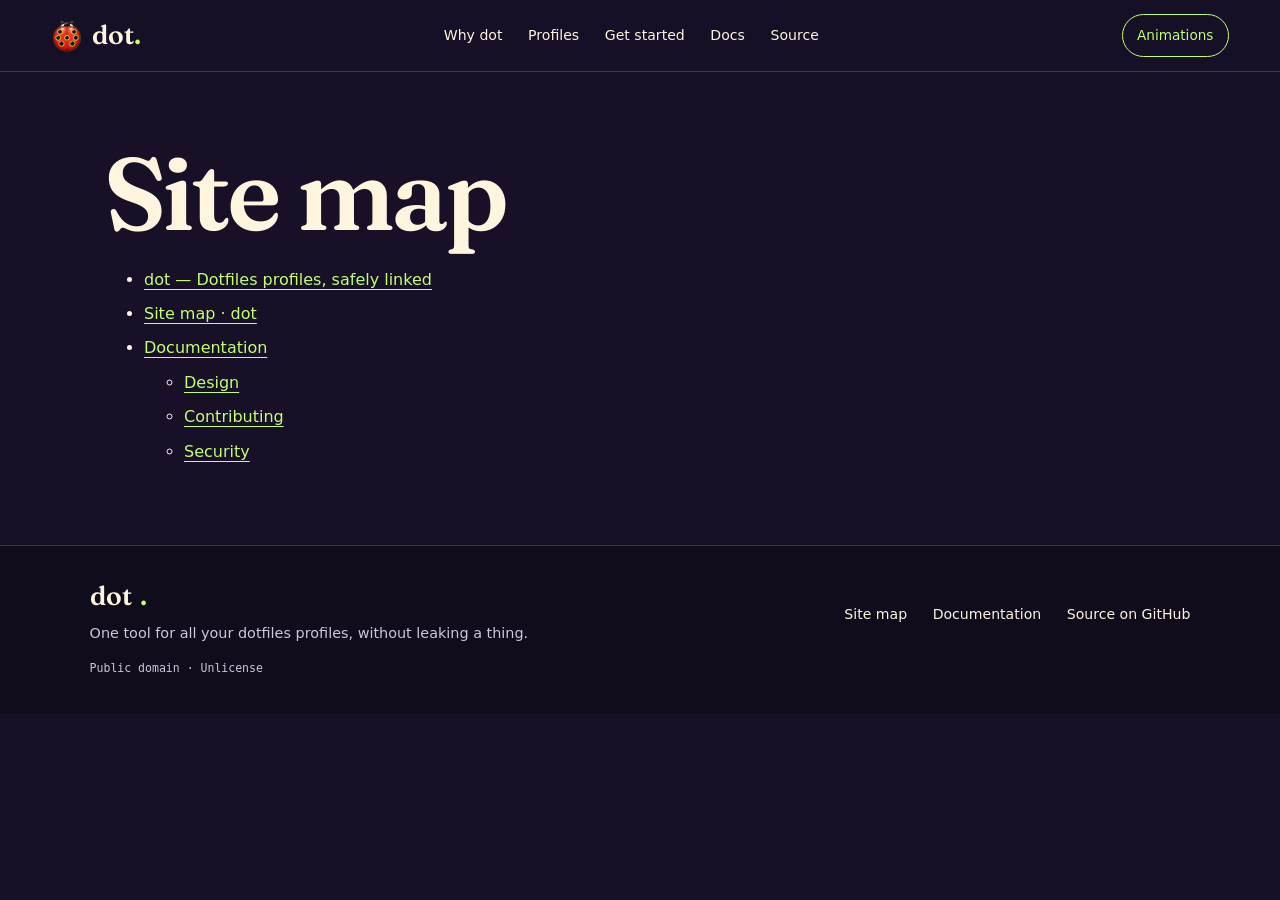
<file: sitemap.html>
<!doctype html>
<html lang="en" class="sitemap" data-motion="off">
<head>
<meta charset="utf-8">
<meta name="viewport" content="width=device-width, initial-scale=1">
<title>Site map · dot</title>
<meta name="description" content="Every page of the dot website.">
<link rel="canonical" href="https://fmatsos.github.io/dot/sitemap.html">
<meta property="og:type" content="website">
<meta property="og:site_name" content="dot">
<meta property="og:title" content="Site map · dot">
<meta property="og:description" content="Every page of the dot website.">
<meta property="og:url" content="https://fmatsos.github.io/dot/sitemap.html">
<meta property="og:image" content="https://fmatsos.github.io/dot/assets/og.jpg">
<meta property="og:image:width" content="1200">
<meta property="og:image:height" content="630">
<meta property="og:image:alt" content="dot&#x27;s four-armed ladybug mascot in a twilight garden">
<meta name="twitter:card" content="summary_large_image">
<meta name="theme-color" content="#171027">
<link rel="icon" href="./assets/favicon-64.png" type="image/png" sizes="64x64">
<link rel="apple-touch-icon" href="./assets/apple-touch-icon.png">
<link rel="preload" href="./assets/fonts/fraunces-600.woff2" as="font" type="font/woff2" crossorigin>

<style>
/* Generic mechanics, no design: inlined first by build.py; the site's own CSS comes after
   and sets the look. Needs from the site: --focus-in / --focus-out (two contrasting colors
   for the focus ring, visible on every background), @font-face with font-display: optional
   (a late web font must not reflow the page: CLS). */
*, *::before, *::after { box-sizing: border-box; }
html { scroll-behavior: smooth; scroll-padding-top: var(--hh, 0px); }
html[data-motion="off"], html.dragging { scroll-behavior: auto; }
body { margin: 0; overflow-x: hidden; }
img { max-width: 100%; height: auto; }
pre { white-space: pre-wrap; overflow-wrap: anywhere; }         /* reflow at 320 px (RGAA 10.11) */
.table { overflow-x: auto; }                                     /* a wide table scrolls, as a focusable region */
.sr-only { position: absolute; width: 1px; height: 1px; margin: -1px; padding: 0; overflow: hidden; clip-path: inset(50%); white-space: nowrap; border: 0; }
.skip { position: absolute; left: 16px; top: -100px; z-index: 100; }
.skip:focus { top: 12px; }
:focus-visible { outline: 3px solid var(--focus-in, #000); outline-offset: 3px; box-shadow: 0 0 0 3px var(--focus-out, #fff); }
main:focus { outline: none; box-shadow: none; }
[hidden] { display: none !important; }
:where(nav, ul, ol) a, :where(button) { display: inline-block; min-height: 24px; min-width: 24px; }   /* target size (WCAG 2.5.8); zero specificity: the design overrides */

/* motion: every loop and every "not shown yet" state lives under [data-motion="on"] (and .ready) */
.sprite { overflow: hidden; display: none; pointer-events: none; }
.sprite img { width: calc(var(--frames, 6) * 100%); max-width: none; height: 100%; display: block; }
[data-motion="on"] .sprite { display: block; }
[data-motion="on"] .sprite img { animation: sprite-frames var(--speed, 1.2s) steps(var(--frames, 6)) infinite; }
@keyframes sprite-frames { to { transform: translateX(-100%); } }
[data-hop] { position: absolute; left: 0; top: 0; z-index: 2; }

/* entrances: .enter elements of a [data-part] play in when it becomes .active; --d staggers them */
[data-motion="on"].ready [data-part] .enter { transition: opacity .6s, transform .7s cubic-bezier(.3, 1.4, .5, 1); transition-delay: calc(var(--d, 0) * 100ms); }
[data-motion="on"].ready [data-part]:not(.active) .enter { opacity: 0; transform: var(--enter-from, translateY(32px)); transition-delay: 0s; }

/* parts that each fill the screen: opt in with html[data-snap]; mandatory only when all fit */
html[data-snap] { scroll-snap-type: y proximity; }
html[data-snap].snap { scroll-snap-type: y mandatory; }
html[data-snap].dragging { scroll-snap-type: none; }
html[data-snap] [data-part] { scroll-snap-align: start; min-height: calc(100svh - var(--hh, 0px)); }

/* the rail's labels are shown by the site on hover / focus; Escape hides them */
[data-rail].quiet a span { opacity: 0 !important; }
[data-rail-thumb] { touch-action: none; cursor: grab; }
[data-rail-thumb]:active { cursor: grabbing; }

@font-face{font-family:Fraunces;src:url(./assets/fonts/fraunces-600.woff2) format("woff2");font-weight:600;font-display:optional}
:root{--soil:#171027;--soil-2:#211637;--soil-3:#2d2045;--cream:#fff5df;--muted:#d0c4df;--lime:#c3ff73;--lime-deep:#a2dc53;--red:#ff8377;--line:rgba(255,245,223,.18);--focus-in:#c3ff73;--focus-out:#171027;--serif:Fraunces,Georgia,serif;--mono:"SFMono-Regular",ui-monospace,Consolas,monospace;color-scheme:dark}
html{background:var(--soil);color:var(--cream);font-family:system-ui,-apple-system,"Segoe UI",sans-serif;line-height:1.65;scroll-padding-top:5rem}
body{position:relative;background:var(--soil);color:var(--cream);font-size:1rem;overflow-wrap:anywhere}
a{color:inherit;text-underline-offset:.22em;text-decoration-thickness:.08em}
a:hover{color:var(--lime)}
button{font:inherit;color:inherit}
code,pre{font-family:var(--mono);font-size:.9em}
code{color:var(--lime)}
h1,h2,h3,p{margin-top:0}
h1,h2,h3{line-height:1.12}
h1,h2{font-family:var(--serif);font-weight:600;letter-spacing:-.035em}
h1{font-size:clamp(3.2rem,8vw,7.8rem);margin-bottom:1rem}
h2{font-size:clamp(2.65rem,5.5vw,5.4rem);max-width:14ch;margin-bottom:1.3rem}
h2 em{color:var(--lime);font-style:normal}
h3{font-size:1.25rem}
.site-header{position:sticky;top:0;z-index:30;display:flex;align-items:center;justify-content:space-between;gap:1.25rem;min-height:4.5rem;padding:.65rem clamp(1rem,4vw,4rem);background:rgba(23,16,39,.94);border-bottom:1px solid var(--line);backdrop-filter:blur(16px)}
.brand,.footer-brand{display:inline-flex;align-items:center;gap:.55rem;font-family:var(--serif);font-size:1.65rem;font-weight:600;text-decoration:none;line-height:1}
.brand img{border-radius:50%}.brand-period{color:var(--lime)}
.site-header nav ul,.site-footer nav ul{display:flex;align-items:center;gap:clamp(.65rem,2vw,1.6rem);padding:0;margin:0;list-style:none}
.site-header nav a,.site-footer nav a{font-size:.88rem;text-decoration:none}
.motion-toggle,.copy-button{border:1px solid var(--line);border-radius:999px;background:transparent;padding:.55rem .9rem;cursor:pointer;font-size:.85rem}
.motion-toggle[aria-pressed="true"]{border-color:var(--lime);color:var(--lime)}
.part{position:relative;min-height:78svh;display:grid;align-items:center;padding:clamp(4.5rem,9vw,8.5rem) clamp(1.25rem,7vw,7rem);border-bottom:1px solid var(--line);isolation:isolate;overflow:hidden}
.section-wrap{position:relative;z-index:1;width:min(100%,76rem);margin-inline:auto}
.section-heading{max-width:52rem;margin:0 auto 3rem;text-align:center}
.section-heading h2{margin-inline:auto}
.section-heading>p:last-child,.section-copy>p,.hero-copy{max-width:44rem;color:var(--muted);font-size:clamp(1rem,1.4vw,1.17rem)}
.section-heading>p:last-child{margin-inline:auto}
.eyebrow{margin-bottom:1rem;color:var(--lime);font-family:var(--mono);font-size:.78rem;font-weight:500;letter-spacing:.12em;text-transform:uppercase}
.text-link{display:inline-flex;gap:.5rem;align-items:center;margin-top:.7rem;color:var(--lime);font-weight:650;text-decoration:none}
.text-link span,.button span{font-size:1.2em}
.button{display:inline-flex;align-items:center;justify-content:center;gap:.75rem;min-height:3.25rem;padding:.75rem 1.15rem;border:1px solid transparent;border-radius:999px;text-decoration:none;font-weight:700}
.button-lime{background:var(--lime);color:var(--soil)}
.button-lime:hover{background:#d5ffa0;color:var(--soil)}
.hero{min-height:min(860px,calc(100svh - 4.5rem));padding:clamp(4rem,9vw,8rem) clamp(1.25rem,9vw,9rem);overflow:hidden}
.hero-picture,.hero-shade{position:absolute;inset:0;z-index:-2}
.hero-picture img{width:100%;height:100%;object-fit:cover;object-position:center 57%}
.hero-shade{z-index:-1;background:linear-gradient(90deg,rgba(19,12,36,.95),rgba(21,13,39,.76) 45%,rgba(20,12,38,.17)),linear-gradient(0deg,rgba(19,12,36,.6),transparent 45%)}
.hero-inner{position:relative;width:min(100%,75rem);margin:0 auto}
.global-hopper{position:absolute;width:86px;height:86px;z-index:40}
.hero h1{max-width:9ch}.hero h1 span{color:var(--lime)}
.hero-copy{max-width:34rem;margin-bottom:2rem;font-size:clamp(1.1rem,2vw,1.4rem)}
.hero-actions{display:flex;flex-wrap:wrap;align-items:center;gap:1.25rem}
.hero-mascot{position:absolute;right:7%;bottom:-5rem;width:clamp(110px,18vw,220px)!important;height:clamp(110px,18vw,220px)!important;filter:drop-shadow(0 12px 30px rgba(5,3,15,.55))}
.hero-note{font-weight:500;margin:2.5rem 0 0;color:var(--muted);font-family:var(--mono);font-size:.76rem}
.scroll-cue{position:absolute;right:clamp(1.25rem,5vw,4rem);bottom:1.4rem;display:flex;gap:.7rem;align-items:center;color:var(--cream);font-size:.8rem;text-decoration:none}
.scroll-cue span{color:var(--lime);font-size:1.5rem}
.why,.agents{background:radial-gradient(ellipse at 84% 20%,rgba(117,72,151,.19),transparent 46%),var(--soil)}
.why-layout,.guard-layout,.secret-layout,.agents-layout,.quick-layout,.dev-layout{display:grid;grid-template-columns:minmax(0,1fr) minmax(0,.9fr);align-items:center;gap:clamp(2rem,7vw,7rem)}
.plot-card,.file-node,.patch,.agent-plan,.license-card{border:1px solid var(--line);border-radius:1.35rem;background:linear-gradient(145deg,rgba(255,255,255,.065),rgba(255,255,255,.018));box-shadow:0 22px 64px rgba(6,3,16,.18)}
.plot-card{padding:clamp(1.5rem,4vw,3rem)}
.plot-label,.node-index,.patch-tag{font-weight:500;color:var(--lime);font-family:var(--mono);font-size:.76rem;text-transform:uppercase;letter-spacing:.09em}
.plot-row{display:grid;grid-template-columns:minmax(0,1fr) minmax(2.5rem,.4fr) minmax(0,.65fr);align-items:center;gap:.65rem;padding:1.1rem 0;border-bottom:1px solid var(--line)}
.plot-row code{font-size:clamp(.7rem,1vw,.88rem);overflow-wrap:anywhere}
.glow-line{height:2px;background:linear-gradient(90deg,var(--lime),rgba(195,255,115,.12));box-shadow:0 0 12px var(--lime)}
.plot-foot,.section-foot{margin:1.4rem 0 0;color:var(--muted);font-size:.92rem}
.files{background:radial-gradient(ellipse at 50% 100%,rgba(75,119,54,.15),transparent 45%),#1c1530}
.file-garden{position:relative;display:grid;grid-template-columns:repeat(3,minmax(0,1fr));gap:1rem}
.file-node{position:relative;z-index:1;min-width:0;padding:1.5rem}
.file-node h3{margin:.55rem 0 1rem}.file-node pre{padding:.9rem;border-radius:.7rem;background:rgba(8,6,17,.56);color:var(--cream);font-size:.8rem;line-height:1.8}
.file-node pre code{color:var(--cream)}.file-note p{color:var(--muted);font-size:.93rem}
.file-linker{position:absolute;z-index:2;left:0;top:0}
.files .section-foot{text-align:center}
.guard{background:radial-gradient(ellipse at 19% 50%,rgba(195,255,115,.08),transparent 32%),var(--soil-2)}
.guard-art{position:relative;display:grid;place-items:center;min-height:22rem}
.guard-mascot{position:relative;z-index:2;width:clamp(170px,26vw,270px)!important;height:clamp(170px,26vw,270px)!important}
.lock-orbit{position:absolute;width:min(78%,20rem);aspect-ratio:1;border:1px solid rgba(195,255,115,.3);border-radius:50%;box-shadow:0 0 50px rgba(195,255,115,.09),inset 0 0 50px rgba(195,255,115,.05)}
.orbit{position:absolute;inset:12%;border:1px dashed rgba(255,245,223,.2);border-radius:50%}.orbit-two{inset:25%;border-style:solid;border-color:rgba(255,131,119,.23)}.orbit-dot{position:absolute;top:15%;right:17%;width:.65rem;height:.65rem;border-radius:50%;background:var(--lime);box-shadow:0 0 16px var(--lime)}
.callout{padding:1rem 1.2rem;border-left:2px solid var(--lime);background:rgba(195,255,115,.06);color:var(--cream)!important}
.secrets{background:radial-gradient(ellipse at 80% 25%,rgba(255,131,119,.09),transparent 35%),#1c142e}
.secret-console,.quick-terminal{min-width:0;border:1px solid rgba(195,255,115,.28);border-radius:1.1rem;background:#100c1c;box-shadow:0 24px 64px rgba(0,0,0,.28);overflow:hidden}
html[data-motion="on"] .secret-console.copied,html[data-motion="on"] .quick-terminal.copied{border-color:var(--lime);box-shadow:0 0 2rem rgba(195,255,115,.18)}
.console-top,.terminal-top{font-weight:500;display:flex;justify-content:space-between;align-items:center;gap:1rem;padding:.85rem 1.1rem;border-bottom:1px solid var(--line);color:var(--muted);font-family:var(--mono);font-size:.72rem}
.console-top>span:first-child{display:flex;gap:.35rem}.console-top i{width:.55rem;height:.55rem;border-radius:50%;background:var(--red)}.console-top i:nth-child(2){background:var(--lime)}.console-top i:nth-child(3){background:#b59bff}
.secret-console pre,.quick-terminal pre{margin:0;padding:1.4rem;white-space:pre-wrap;overflow-wrap:anywhere;color:var(--cream);line-height:2}
.secret-console pre code,.quick-terminal pre code{color:var(--lime);font-size:.82rem}
.copy-button{margin:0 1.2rem 1.2rem;border-color:rgba(195,255,115,.45);color:var(--lime)}.copy-button:hover{background:rgba(195,255,115,.1)}
.secret-mascot{justify-self:end;grid-column:2;width:120px!important;height:120px!important;margin-top:-1rem}
.profiles{background:radial-gradient(ellipse at 50% 0,rgba(112,72,137,.2),transparent 42%),var(--soil)}
.profile-patches{display:grid;grid-template-columns:minmax(0,1fr) 5rem minmax(0,1fr);align-items:center;gap:1.2rem}
.patch{min-width:0;padding:clamp(1.35rem,3vw,2.3rem);border-color:rgba(195,255,115,.24)}.patch-work{border-color:rgba(255,131,119,.3);background:linear-gradient(145deg,rgba(255,131,119,.07),rgba(255,255,255,.015))}
.patch h3{font-family:var(--serif);font-size:2rem}.patch>code{display:block;padding:.7rem;border-radius:.55rem;background:rgba(8,6,17,.45);font-size:.77rem;overflow-wrap:anywhere}.patch>p:last-child{margin:.9rem 0 0;color:var(--muted)}
.patch-work .patch-tag{color:var(--red)}.patch-path{text-align:center;color:var(--lime);font-family:var(--mono);overflow:hidden}
.profiles .section-foot{text-align:center}
.agent-plan{display:grid;grid-template-columns:minmax(0,1fr) 4rem minmax(8rem,.8fr);align-items:center;gap:.8rem;padding:1.5rem}
.agent-source{display:grid;gap:.65rem}.agent-source span{color:var(--lime);font-family:var(--mono);font-size:.74rem;text-transform:uppercase}.agent-source code{padding:.55rem;border-radius:.5rem;background:rgba(8,6,17,.5);font-size:.72rem;overflow-wrap:anywhere}
.agent-branch{height:1px;background:linear-gradient(90deg,var(--lime),rgba(195,255,115,.12));box-shadow:0 0 12px var(--lime)}.agent-targets{display:grid;gap:.65rem;padding:0;margin:0;list-style:none}.agent-targets li{padding:.55rem .65rem;border:1px solid var(--line);border-radius:.55rem;font-size:.8rem}
.quick-start{background:radial-gradient(ellipse at 72% 50%,rgba(195,255,115,.1),transparent 40%),#201632}
.quick-terminal pre{padding-bottom:1rem}.quick-launch{justify-self:start;margin-top:-2rem}
.commands{background:#1a132b}.command-grid{display:grid;grid-template-columns:repeat(3,minmax(0,1fr));gap:.85rem;margin-bottom:1.7rem}.command-grid article{padding:1.2rem;border:1px solid var(--line);border-radius:.9rem;background:rgba(255,255,255,.025)}.command-grid article>code{font-size:.82rem}.command-grid p{margin:.55rem 0 0;color:var(--muted);font-size:.88rem}
.development{background:radial-gradient(ellipse at 79% 65%,rgba(195,255,115,.09),transparent 34%),var(--soil-2)}
.dev-links{display:flex;flex-wrap:wrap;gap:.7rem 1.5rem;margin-top:1rem}.license-card{padding:2rem;text-align:center}.license-mark{display:grid;place-items:center;width:4rem;height:4rem;margin:0 auto 1.2rem;border:1px solid rgba(195,255,115,.45);border-radius:50%;color:var(--lime);font-size:2rem}.license-card p{margin-bottom:.25rem;color:var(--muted);font-family:var(--mono);font-size:.78rem;text-transform:uppercase}.license-card h3{font-family:var(--serif);font-size:2rem}.license-card a{color:var(--lime);font-size:.9rem}
.site-footer{display:grid;grid-template-columns:1fr auto;align-items:center;gap:.8rem 2rem;padding:2.3rem clamp(1.25rem,7vw,7rem);background:#100c1c;border-top:1px solid var(--line)}
.site-footer p{margin:0;color:var(--muted);font-size:.9rem}.site-footer nav{grid-column:2;grid-row:1 / span 2}.site-footer nav ul{flex-wrap:wrap;justify-content:flex-end}.site-footer small{color:var(--muted);font-family:var(--mono);font-size:.72rem}
html[data-motion="on"] .glow-line{animation:line-breathe 3.8s ease-in-out infinite alternate}
@keyframes line-breathe{to{opacity:.58;filter:brightness(.72)}}
.prose{max-width:72rem;margin:3rem auto;color:var(--cream)}.prose h2,.prose h3,.prose h4{margin-top:2.2em}.prose h2{font-size:clamp(1.8rem,3vw,2.7rem)}.prose h3{font-family:var(--serif)}.prose a{color:var(--lime)}.prose img{height:auto}.prose pre,.prose code{overflow-wrap:anywhere}.prose table{border-collapse:collapse}.prose th,.prose td{padding:.65rem;border:1px solid var(--line);text-align:left}.prose th{color:var(--lime)}.prose blockquote{border-left:2px solid var(--lime);padding-left:1rem;color:var(--muted)}
.doc main,.doc #main{max-width:76rem;margin-inline:auto;padding:clamp(2rem,6vw,5rem) clamp(1.25rem,5vw,4rem)}
.home #main{position:relative}
.doc #main>h1{font-size:clamp(2.5rem,5vw,4.5rem)}.doc #main>nav{margin:1rem 0 2rem}.doc #main>nav ul{display:flex;flex-wrap:wrap;gap:.55rem;padding:0;list-style:none}.doc #main>nav a,.pager a{display:block;padding:.45rem .8rem;border:1px solid var(--line);border-radius:999px;text-decoration:none}.pager{display:flex;justify-content:space-between;gap:1rem;margin-top:3rem}.pager a{max-width:48%;color:var(--lime)}.pager small{display:block;color:var(--muted)}
.sitemap #main{max-width:70rem;margin-inline:auto;padding:4rem 1.5rem}.sitemap #main li{margin:.5rem 0}.sitemap #main a{color:var(--lime)}
@media(max-width:800px){.site-header{flex-wrap:wrap}.site-header nav{order:3;width:100%;overflow:visible}.site-header nav ul{justify-content:flex-start;flex-wrap:wrap;min-width:0}.site-header nav li{flex:0 0 auto}.motion-toggle{margin-left:auto}.why-layout,.guard-layout,.secret-layout,.agents-layout,.quick-layout,.dev-layout{grid-template-columns:1fr;gap:2.5rem}.hero{min-height:calc(100svh - 7.6rem);align-items:center}.hero-mascot{right:0;bottom:-8rem;opacity:.76}.file-garden{grid-template-columns:1fr}.file-linker{display:none}.profile-patches{grid-template-columns:1fr;gap:1rem}.patch-path{display:none}.patch-work{margin-top:.5rem}.agent-plan{grid-template-columns:minmax(0,1fr) 2rem minmax(7rem,.7fr)}.command-grid{grid-template-columns:repeat(2,minmax(0,1fr))}.secret-mascot{grid-column:auto}.quick-launch{margin-top:0}.site-footer{grid-template-columns:1fr}.site-footer nav{grid-column:1;grid-row:auto}.site-footer nav ul{justify-content:flex-start}}
@media(max-width:480px){.hero{padding-inline:1.25rem}.hero h1{font-size:clamp(3rem,15vw,4.4rem)}.hero-shade{background:linear-gradient(90deg,rgba(19,12,36,.94),rgba(21,13,39,.7) 70%,rgba(20,12,38,.4)),linear-gradient(0deg,rgba(19,12,36,.68),transparent 55%)}.hero-actions{align-items:flex-start;flex-direction:column;gap:.75rem}.plot-row{grid-template-columns:1fr;gap:.45rem}.glow-line{width:55%;margin:.35rem 0}.command-grid{grid-template-columns:1fr}.agent-plan{grid-template-columns:1fr}.agent-branch{width:1px;height:2rem;margin-inline:auto}.agent-targets{grid-template-columns:1fr}.part{padding-inline:1.15rem}.section-heading{text-align:left}.section-heading h2,.section-heading>p:last-child{margin-left:0}.secret-console pre,.quick-terminal pre{padding:1rem}.site-footer nav ul{gap:.4rem 1rem}}
@media(prefers-reduced-motion:reduce){html{scroll-behavior:auto}}

</style>
<script>
try { var m = localStorage.getItem("site-motion"); } catch (e) {}
document.documentElement.dataset.motion = m || (matchMedia("(prefers-reduced-motion: reduce)").matches ? "off" : "on");
</script>
</head>
<body>
<a class="skip" href="#main">Skip to content</a>
<header class="site-header" data-header>
  <a class="brand" href="./index.html" aria-label="dot home"><img src="./assets/favicon-64.png" alt="" width="32" height="32"><span>dot<span class="brand-period">.</span></span></a>
  <nav aria-label="Main navigation">
    <ul>
      <li><a href="./index.html#why">Why dot</a></li>
      <li><a href="./index.html#profiles">Profiles</a></li>
      <li><a href="./index.html#quick-start">Get started</a></li>
      <li><a href="./docs/">Docs</a></li>
      <li><a href="https://github.com/fmatsos/dot">Source</a></li>
    </ul>
  </nav>
  <button class="motion-toggle" type="button" data-motion-toggle aria-pressed="true" hidden>Animations</button>
</header>
<main id="main" tabindex="-1">
<h1>Site map</h1>
<ul>
<li><a href="./index.html">dot — Dotfiles profiles, safely linked</a></li>
<li><a aria-current="page" href="./sitemap.html">Site map · dot</a></li>
<li><a href="./docs/">Documentation</a><ul>
<li><a href="./docs/DESIGN.html">Design</a></li>
<li><a href="./docs/CONTRIBUTING.html">Contributing</a></li>
<li><a href="./docs/SECURITY.html">Security</a></li>
</ul></li>
</ul>

</main>
<footer class="site-footer">
  <a class="footer-brand" href="./index.html">dot<span class="brand-period">.</span></a>
  <p>One tool for all your dotfiles profiles, without leaking a thing.</p>
  <nav aria-label="Footer navigation">
    <ul>
      <li><a aria-current="page" href="./sitemap.html">Site map</a></li>
      <li><a href="./docs/">Documentation</a></li>
      <li><a href="https://github.com/fmatsos/dot">Source on GitHub</a></li>
    </ul>
  </nav>
  <small>Public domain · Unlicense</small>
</footer>
<p class="sr-only" role="status" id="status" aria-live="polite"></p>
<script>
/* Generic behaviours, each switched on by markup; no design. Inlined first by build.py.
   [data-motion-toggle]   the Animations button (aria-pressed); html[data-motion] = on|off
   img[data-src]          decorative sprites: loaded after `load`, only while motion is on
   [data-copy]            a button copying the text of its previous sibling (or of data-copy="#id");
                          data-copy-shell drops "$ " prompts and "# comments"; fires "site:copied"
   [data-part]            parts of a page: the one under the middle of the screen gets .active,
                          links to it in [data-parts-nav] get aria-current="true"; html.snap when
                          every part fits the screen (with html[data-snap]); --hh = header height
   [data-rail]            a scroll rail: its [data-rail-thumb] follows the scroll and can be dragged
   [data-hop="sel"]       a sprite that jumps onto the elements matching sel inside its parent,
                          measured from their positions (any layout), while its part is active
   html.ready             set once the above is wired: "not shown yet" styles may apply */
(() => {
  const html = document.documentElement, on = () => html.dataset.motion === "on";
  const status = document.getElementById("status");
  const say = msg => { if (!status) return; status.textContent = msg; setTimeout(() => { status.textContent = ""; }, 4000); };
  const listeners = [];   // run when motion is switched
  const onMotion = f => listeners.push(f);

  // decorative sprites
  let loaded = false;
  const sprites = () => {
    if (loaded || !on() || document.readyState !== "complete") return;
    loaded = true;
    document.querySelectorAll("img[data-src]").forEach(i => {
      if (i.dataset.srcset) i.srcset = i.dataset.srcset;
      i.src = i.dataset.src;
    });
  };
  addEventListener("load", sprites);
  onMotion(sprites);

  // RGAA 13.8: every looping animation can be stopped, and the choice sticks
  document.querySelectorAll("[data-motion-toggle]").forEach(b => {
    b.hidden = false;
    b.setAttribute("aria-pressed", String(on()));
    b.addEventListener("click", () => {
      html.dataset.motion = on() ? "off" : "on";
      document.querySelectorAll("[data-motion-toggle]").forEach(x => x.setAttribute("aria-pressed", String(on())));
      try { localStorage.setItem("site-motion", html.dataset.motion); } catch (e) {}
      listeners.forEach(f => f());
    });
  });

  // copy buttons
  document.querySelectorAll("[data-copy]").forEach(b => b.addEventListener("click", () => {
    const src = b.dataset.copy ? document.querySelector(b.dataset.copy) : b.previousElementSibling;
    let t = src.innerText;
    if ("copyShell" in b.dataset) t = t.split("\n").map(l => l.replace(/^\$ /, "").replace(/\s+# .*$/, "")).join("\n");
    navigator.clipboard.writeText(t.trim()).then(() => {
      say(b.dataset.copied || "Copied to the clipboard.");
      b.dispatchEvent(new CustomEvent("site:copied", { bubbles: true, detail: { motion: on() } }));
    }, () => say("Copy failed: select the text and copy it by hand."));
  }));

  // parts of a page
  const parts = [...document.querySelectorAll("[data-part]")];
  const header = document.querySelector("[data-header]");
  const navLinks = [...document.querySelectorAll("[data-parts-nav] a[href^='#']")];
  const max = () => html.scrollHeight - innerHeight;
  let cur;
  const hops = [];
  const current = () => {
    if (!parts.length) return;
    const mid = innerHeight / 2;
    const p = scrollY >= max() - 2 ? parts.at(-1) : parts.find(x => { const r = x.getBoundingClientRect(); return r.top <= mid && r.bottom > mid; });
    if (!p || p === cur) return;
    cur = p;
    parts.forEach(x => x.classList.toggle("active", x === p));
    navLinks.forEach(a => a.getAttribute("href") === "#" + p.id ? a.setAttribute("aria-current", "true") : a.removeAttribute("aria-current"));
    hops.forEach(h => h.start());
  };
  const fit = () => {
    const hh = header ? header.offsetHeight : 0;
    html.style.setProperty("--hh", hh + "px");
    if ("snap" in html.dataset) html.classList.toggle("snap", parts.every(s => s.offsetHeight <= innerHeight - hh + 1));
  };
  if (header) new ResizeObserver(fit).observe(header);
  fit();

  // the scroll rail
  const rail = document.querySelector("[data-rail]"), thumb = rail && rail.querySelector("[data-rail-thumb]");
  const place = () => { if (thumb) thumb.style.transform = `translateY(${(scrollY / Math.max(1, max())) * (rail.clientHeight - thumb.offsetHeight)}px)`; };
  if (thumb) {
    const toY = e => { const r = rail.getBoundingClientRect(); return Math.min(1, Math.max(0, (e.clientY - r.top - thumb.offsetHeight / 2) / (r.height - thumb.offsetHeight))) * max(); };
    thumb.addEventListener("pointerdown", e => {
      e.preventDefault(); thumb.setPointerCapture(e.pointerId); html.classList.add("dragging");
      const move = ev => scrollTo({ top: toY(ev), behavior: "instant" });
      const up = () => { html.classList.remove("dragging"); thumb.removeEventListener("pointermove", move); thumb.removeEventListener("pointerup", up); };
      thumb.addEventListener("pointermove", move); thumb.addEventListener("pointerup", up);
    });
    rail.addEventListener("click", e => { if (!e.target.closest("a, [data-rail-thumb]")) scrollTo({ top: toY(e) }); });
    addEventListener("keydown", e => { if (e.key === "Escape") rail.classList.add("quiet"); });   // WCAG 1.4.13
    ["pointerleave", "focusout"].forEach(ev => rail.addEventListener(ev, () => rail.classList.remove("quiet")));
  }

  // sprites that jump from element to element
  document.querySelectorAll("[data-hop]").forEach(sprite => {
    const box = sprite.parentElement, part = sprite.closest("[data-part]");
    const targets = () => [...box.querySelectorAll(sprite.dataset.hop)];
    let at = null, timer;
    const spot = el => {
      const r = box.getBoundingClientRect(), k = el.getBoundingClientRect();
      const hh = parseFloat(getComputedStyle(html).getPropertyValue("--hh")) || 0;
      const clearTop = sprite.classList.contains("global-hopper") ? hh + 8 - r.top : 0;
      return [k.left - r.left + (k.width - sprite.offsetWidth) / 2, Math.max(clearTop, k.top - r.top - sprite.offsetHeight + 8)];
    };
    const stand = () => { if (at) { const [x, y] = spot(at); sprite.style.transform = `translate(${x}px, ${y}px)`; } };
    const start = () => {
      clearTimeout(timer);
      const hideForFiles = sprite.classList.contains("global-hopper") && cur?.id === "files";
      sprite.hidden = hideForFiles;
      if (hideForFiles) {
        sprite.getAnimations().forEach(a => a.cancel());
        sprite.style.removeProperty("transform");
        return;
      }
      if (!on() || (part && cur !== part)) return;
      const all = targets();
      if (!all.length) return;
      const firstRow = all[0].getBoundingClientRect().bottom;
      const seen = all.filter(el => {   // local hops stay on their first row; the site-wide flyer follows visible stops
        const k = el.getBoundingClientRect();
        return k.left >= 0 && k.right <= innerWidth && (box === document.body || box.id === "main" ? k.top < innerHeight && k.bottom > 0 : k.top < firstRow);
      });
      if (!seen.length) { timer = setTimeout(start, 800); return; }
      const next = seen.find(el => all.indexOf(el) > all.indexOf(at)) || seen[0];
      const from = at ? spot(at) : spot(next), to = spot(next);
      const flip = to[0] < from[0] ? " scaleX(-1)" : "";
      const r = box.getBoundingClientRect(), hh = parseFloat(getComputedStyle(html).getPropertyValue("--hh")) || 0;
      const clearTop = sprite.classList.contains("global-hopper") ? hh + 8 - r.top : 0;
      const peak = Math.max(clearTop, Math.min(from[1], to[1]) - 90);
      const jump = sprite.animate([
        { transform: `translate(${from[0]}px, ${from[1]}px)${flip}`, easing: "ease-out" },
        { transform: `translate(${(from[0] + to[0]) / 2}px, ${peak}px)${flip}`, easing: "ease-in" },
        { transform: `translate(${to[0]}px, ${to[1]}px)${flip}` }], { duration: 700, fill: "forwards" });
      jump.onfinish = () => {
        at = next; stand(); jump.cancel();
        next.animate([{ translate: "0 0" }, { translate: "0 12px", scale: "1.02 .96" }, { translate: "0 0" }], { duration: 400, easing: "ease-out" });
        next.dispatchEvent(new CustomEvent("site:landed", { bubbles: true }));
        timer = setTimeout(start, 1100);
      };
    };
    hops.push({ start });
    onMotion(start);
    addEventListener("resize", () => { sprite.getAnimations().forEach(a => a.cancel()); stand(); });
    box.querySelectorAll("*").forEach(el => { if (el.scrollWidth > el.clientWidth) el.addEventListener("scroll", stand, { passive: true }); });
    if (!part) start();
  });

  addEventListener("scroll", () => { current(); requestAnimationFrame(place); }, { passive: true });
  ["load", "hashchange", "resize"].forEach(e => addEventListener(e, () => { fit(); current(); place(); }));
  current(); place();
  html.classList.add("ready");
})();

// Small page-specific responses to the behaviours wired by base.js.
document.addEventListener("site:copied", event => {
  if (!event.detail.motion) return;
  const panel = event.target.closest(".secret-console, .quick-terminal");
  if (!panel) return;
  panel.classList.add("copied");
  setTimeout(() => panel.classList.remove("copied"), 900);
});

</script>
</body>
</html>
</file>
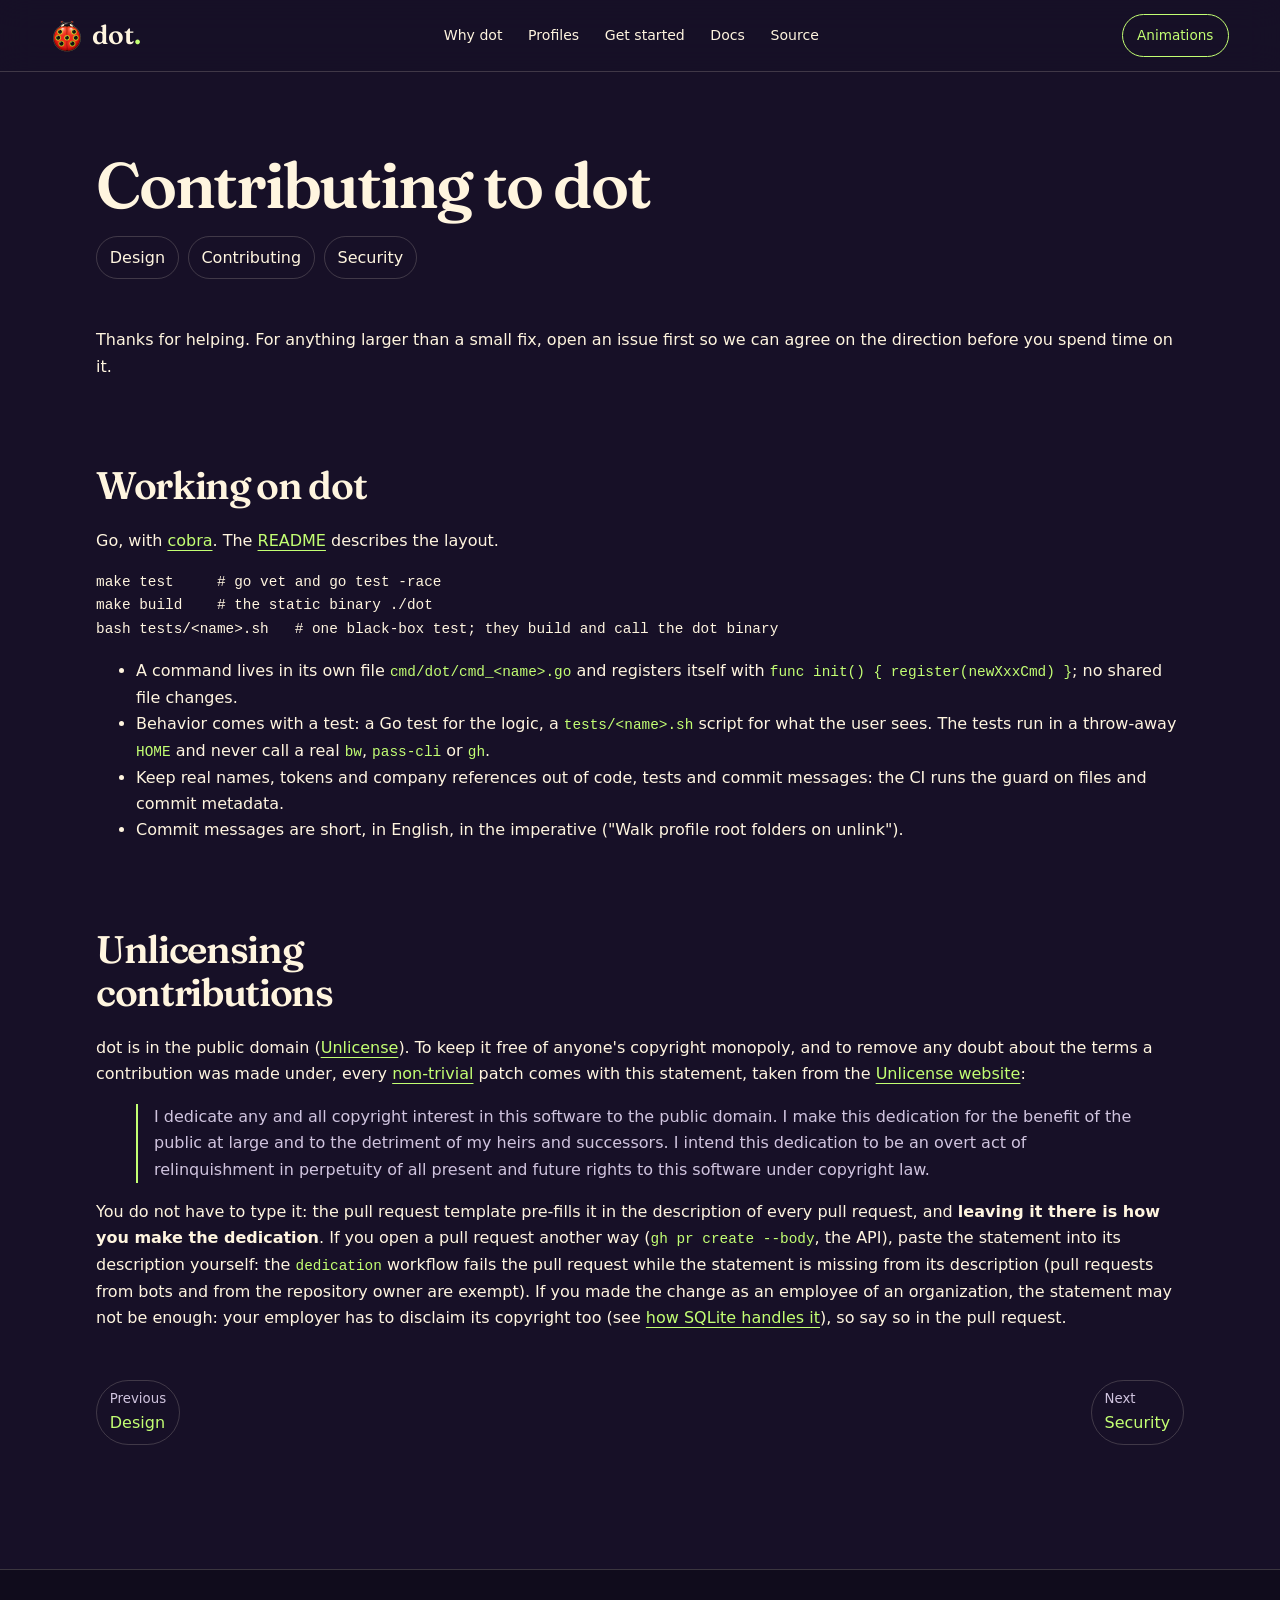
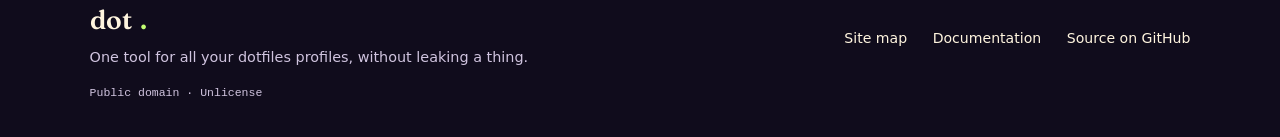
<file: docs/CONTRIBUTING.html>
<!doctype html>
<html lang="en" class="doc" data-motion="off">
<head>
<meta charset="utf-8">
<meta name="viewport" content="width=device-width, initial-scale=1">
<title>Contributing to dot · dot</title>
<meta name="description" content="How to work on dot and dedicate non-trivial contributions to the public domain.">
<link rel="canonical" href="https://fmatsos.github.io/dot/docs/CONTRIBUTING.html">
<meta property="og:type" content="website">
<meta property="og:site_name" content="dot">
<meta property="og:title" content="Contributing to dot · dot">
<meta property="og:description" content="How to work on dot and dedicate non-trivial contributions to the public domain.">
<meta property="og:url" content="https://fmatsos.github.io/dot/docs/CONTRIBUTING.html">
<meta property="og:image" content="https://fmatsos.github.io/dot/assets/og.jpg">
<meta property="og:image:width" content="1200">
<meta property="og:image:height" content="630">
<meta property="og:image:alt" content="dot&#x27;s four-armed ladybug mascot in a twilight garden">
<meta name="twitter:card" content="summary_large_image">
<meta name="theme-color" content="#171027">
<link rel="icon" href="../assets/favicon-64.png" type="image/png" sizes="64x64">
<link rel="apple-touch-icon" href="../assets/apple-touch-icon.png">
<link rel="preload" href="../assets/fonts/fraunces-600.woff2" as="font" type="font/woff2" crossorigin>

<style>
/* Generic mechanics, no design: inlined first by build.py; the site's own CSS comes after
   and sets the look. Needs from the site: --focus-in / --focus-out (two contrasting colors
   for the focus ring, visible on every background), @font-face with font-display: optional
   (a late web font must not reflow the page: CLS). */
*, *::before, *::after { box-sizing: border-box; }
html { scroll-behavior: smooth; scroll-padding-top: var(--hh, 0px); }
html[data-motion="off"], html.dragging { scroll-behavior: auto; }
body { margin: 0; overflow-x: hidden; }
img { max-width: 100%; height: auto; }
pre { white-space: pre-wrap; overflow-wrap: anywhere; }         /* reflow at 320 px (RGAA 10.11) */
.table { overflow-x: auto; }                                     /* a wide table scrolls, as a focusable region */
.sr-only { position: absolute; width: 1px; height: 1px; margin: -1px; padding: 0; overflow: hidden; clip-path: inset(50%); white-space: nowrap; border: 0; }
.skip { position: absolute; left: 16px; top: -100px; z-index: 100; }
.skip:focus { top: 12px; }
:focus-visible { outline: 3px solid var(--focus-in, #000); outline-offset: 3px; box-shadow: 0 0 0 3px var(--focus-out, #fff); }
main:focus { outline: none; box-shadow: none; }
[hidden] { display: none !important; }
:where(nav, ul, ol) a, :where(button) { display: inline-block; min-height: 24px; min-width: 24px; }   /* target size (WCAG 2.5.8); zero specificity: the design overrides */

/* motion: every loop and every "not shown yet" state lives under [data-motion="on"] (and .ready) */
.sprite { overflow: hidden; display: none; pointer-events: none; }
.sprite img { width: calc(var(--frames, 6) * 100%); max-width: none; height: 100%; display: block; }
[data-motion="on"] .sprite { display: block; }
[data-motion="on"] .sprite img { animation: sprite-frames var(--speed, 1.2s) steps(var(--frames, 6)) infinite; }
@keyframes sprite-frames { to { transform: translateX(-100%); } }
[data-hop] { position: absolute; left: 0; top: 0; z-index: 2; }

/* entrances: .enter elements of a [data-part] play in when it becomes .active; --d staggers them */
[data-motion="on"].ready [data-part] .enter { transition: opacity .6s, transform .7s cubic-bezier(.3, 1.4, .5, 1); transition-delay: calc(var(--d, 0) * 100ms); }
[data-motion="on"].ready [data-part]:not(.active) .enter { opacity: 0; transform: var(--enter-from, translateY(32px)); transition-delay: 0s; }

/* parts that each fill the screen: opt in with html[data-snap]; mandatory only when all fit */
html[data-snap] { scroll-snap-type: y proximity; }
html[data-snap].snap { scroll-snap-type: y mandatory; }
html[data-snap].dragging { scroll-snap-type: none; }
html[data-snap] [data-part] { scroll-snap-align: start; min-height: calc(100svh - var(--hh, 0px)); }

/* the rail's labels are shown by the site on hover / focus; Escape hides them */
[data-rail].quiet a span { opacity: 0 !important; }
[data-rail-thumb] { touch-action: none; cursor: grab; }
[data-rail-thumb]:active { cursor: grabbing; }

@font-face{font-family:Fraunces;src:url(../assets/fonts/fraunces-600.woff2) format("woff2");font-weight:600;font-display:optional}
:root{--soil:#171027;--soil-2:#211637;--soil-3:#2d2045;--cream:#fff5df;--muted:#d0c4df;--lime:#c3ff73;--lime-deep:#a2dc53;--red:#ff8377;--line:rgba(255,245,223,.18);--focus-in:#c3ff73;--focus-out:#171027;--serif:Fraunces,Georgia,serif;--mono:"SFMono-Regular",ui-monospace,Consolas,monospace;color-scheme:dark}
html{background:var(--soil);color:var(--cream);font-family:system-ui,-apple-system,"Segoe UI",sans-serif;line-height:1.65;scroll-padding-top:5rem}
body{position:relative;background:var(--soil);color:var(--cream);font-size:1rem;overflow-wrap:anywhere}
a{color:inherit;text-underline-offset:.22em;text-decoration-thickness:.08em}
a:hover{color:var(--lime)}
button{font:inherit;color:inherit}
code,pre{font-family:var(--mono);font-size:.9em}
code{color:var(--lime)}
h1,h2,h3,p{margin-top:0}
h1,h2,h3{line-height:1.12}
h1,h2{font-family:var(--serif);font-weight:600;letter-spacing:-.035em}
h1{font-size:clamp(3.2rem,8vw,7.8rem);margin-bottom:1rem}
h2{font-size:clamp(2.65rem,5.5vw,5.4rem);max-width:14ch;margin-bottom:1.3rem}
h2 em{color:var(--lime);font-style:normal}
h3{font-size:1.25rem}
.site-header{position:sticky;top:0;z-index:30;display:flex;align-items:center;justify-content:space-between;gap:1.25rem;min-height:4.5rem;padding:.65rem clamp(1rem,4vw,4rem);background:rgba(23,16,39,.94);border-bottom:1px solid var(--line);backdrop-filter:blur(16px)}
.brand,.footer-brand{display:inline-flex;align-items:center;gap:.55rem;font-family:var(--serif);font-size:1.65rem;font-weight:600;text-decoration:none;line-height:1}
.brand img{border-radius:50%}.brand-period{color:var(--lime)}
.site-header nav ul,.site-footer nav ul{display:flex;align-items:center;gap:clamp(.65rem,2vw,1.6rem);padding:0;margin:0;list-style:none}
.site-header nav a,.site-footer nav a{font-size:.88rem;text-decoration:none}
.motion-toggle,.copy-button{border:1px solid var(--line);border-radius:999px;background:transparent;padding:.55rem .9rem;cursor:pointer;font-size:.85rem}
.motion-toggle[aria-pressed="true"]{border-color:var(--lime);color:var(--lime)}
.part{position:relative;min-height:78svh;display:grid;align-items:center;padding:clamp(4.5rem,9vw,8.5rem) clamp(1.25rem,7vw,7rem);border-bottom:1px solid var(--line);isolation:isolate;overflow:hidden}
.section-wrap{position:relative;z-index:1;width:min(100%,76rem);margin-inline:auto}
.section-heading{max-width:52rem;margin:0 auto 3rem;text-align:center}
.section-heading h2{margin-inline:auto}
.section-heading>p:last-child,.section-copy>p,.hero-copy{max-width:44rem;color:var(--muted);font-size:clamp(1rem,1.4vw,1.17rem)}
.section-heading>p:last-child{margin-inline:auto}
.eyebrow{margin-bottom:1rem;color:var(--lime);font-family:var(--mono);font-size:.78rem;font-weight:500;letter-spacing:.12em;text-transform:uppercase}
.text-link{display:inline-flex;gap:.5rem;align-items:center;margin-top:.7rem;color:var(--lime);font-weight:650;text-decoration:none}
.text-link span,.button span{font-size:1.2em}
.button{display:inline-flex;align-items:center;justify-content:center;gap:.75rem;min-height:3.25rem;padding:.75rem 1.15rem;border:1px solid transparent;border-radius:999px;text-decoration:none;font-weight:700}
.button-lime{background:var(--lime);color:var(--soil)}
.button-lime:hover{background:#d5ffa0;color:var(--soil)}
.hero{min-height:min(860px,calc(100svh - 4.5rem));padding:clamp(4rem,9vw,8rem) clamp(1.25rem,9vw,9rem);overflow:hidden}
.hero-picture,.hero-shade{position:absolute;inset:0;z-index:-2}
.hero-picture img{width:100%;height:100%;object-fit:cover;object-position:center 57%}
.hero-shade{z-index:-1;background:linear-gradient(90deg,rgba(19,12,36,.95),rgba(21,13,39,.76) 45%,rgba(20,12,38,.17)),linear-gradient(0deg,rgba(19,12,36,.6),transparent 45%)}
.hero-inner{position:relative;width:min(100%,75rem);margin:0 auto}
.global-hopper{position:absolute;width:86px;height:86px;z-index:40}
.hero h1{max-width:9ch}.hero h1 span{color:var(--lime)}
.hero-copy{max-width:34rem;margin-bottom:2rem;font-size:clamp(1.1rem,2vw,1.4rem)}
.hero-actions{display:flex;flex-wrap:wrap;align-items:center;gap:1.25rem}
.hero-mascot{position:absolute;right:7%;bottom:-5rem;width:clamp(110px,18vw,220px)!important;height:clamp(110px,18vw,220px)!important;filter:drop-shadow(0 12px 30px rgba(5,3,15,.55))}
.hero-note{font-weight:500;margin:2.5rem 0 0;color:var(--muted);font-family:var(--mono);font-size:.76rem}
.scroll-cue{position:absolute;right:clamp(1.25rem,5vw,4rem);bottom:1.4rem;display:flex;gap:.7rem;align-items:center;color:var(--cream);font-size:.8rem;text-decoration:none}
.scroll-cue span{color:var(--lime);font-size:1.5rem}
.why,.agents{background:radial-gradient(ellipse at 84% 20%,rgba(117,72,151,.19),transparent 46%),var(--soil)}
.why-layout,.guard-layout,.secret-layout,.agents-layout,.quick-layout,.dev-layout{display:grid;grid-template-columns:minmax(0,1fr) minmax(0,.9fr);align-items:center;gap:clamp(2rem,7vw,7rem)}
.plot-card,.file-node,.patch,.agent-plan,.license-card{border:1px solid var(--line);border-radius:1.35rem;background:linear-gradient(145deg,rgba(255,255,255,.065),rgba(255,255,255,.018));box-shadow:0 22px 64px rgba(6,3,16,.18)}
.plot-card{padding:clamp(1.5rem,4vw,3rem)}
.plot-label,.node-index,.patch-tag{font-weight:500;color:var(--lime);font-family:var(--mono);font-size:.76rem;text-transform:uppercase;letter-spacing:.09em}
.plot-row{display:grid;grid-template-columns:minmax(0,1fr) minmax(2.5rem,.4fr) minmax(0,.65fr);align-items:center;gap:.65rem;padding:1.1rem 0;border-bottom:1px solid var(--line)}
.plot-row code{font-size:clamp(.7rem,1vw,.88rem);overflow-wrap:anywhere}
.glow-line{height:2px;background:linear-gradient(90deg,var(--lime),rgba(195,255,115,.12));box-shadow:0 0 12px var(--lime)}
.plot-foot,.section-foot{margin:1.4rem 0 0;color:var(--muted);font-size:.92rem}
.files{background:radial-gradient(ellipse at 50% 100%,rgba(75,119,54,.15),transparent 45%),#1c1530}
.file-garden{position:relative;display:grid;grid-template-columns:repeat(3,minmax(0,1fr));gap:1rem}
.file-node{position:relative;z-index:1;min-width:0;padding:1.5rem}
.file-node h3{margin:.55rem 0 1rem}.file-node pre{padding:.9rem;border-radius:.7rem;background:rgba(8,6,17,.56);color:var(--cream);font-size:.8rem;line-height:1.8}
.file-node pre code{color:var(--cream)}.file-note p{color:var(--muted);font-size:.93rem}
.file-linker{position:absolute;z-index:2;left:0;top:0}
.files .section-foot{text-align:center}
.guard{background:radial-gradient(ellipse at 19% 50%,rgba(195,255,115,.08),transparent 32%),var(--soil-2)}
.guard-art{position:relative;display:grid;place-items:center;min-height:22rem}
.guard-mascot{position:relative;z-index:2;width:clamp(170px,26vw,270px)!important;height:clamp(170px,26vw,270px)!important}
.lock-orbit{position:absolute;width:min(78%,20rem);aspect-ratio:1;border:1px solid rgba(195,255,115,.3);border-radius:50%;box-shadow:0 0 50px rgba(195,255,115,.09),inset 0 0 50px rgba(195,255,115,.05)}
.orbit{position:absolute;inset:12%;border:1px dashed rgba(255,245,223,.2);border-radius:50%}.orbit-two{inset:25%;border-style:solid;border-color:rgba(255,131,119,.23)}.orbit-dot{position:absolute;top:15%;right:17%;width:.65rem;height:.65rem;border-radius:50%;background:var(--lime);box-shadow:0 0 16px var(--lime)}
.callout{padding:1rem 1.2rem;border-left:2px solid var(--lime);background:rgba(195,255,115,.06);color:var(--cream)!important}
.secrets{background:radial-gradient(ellipse at 80% 25%,rgba(255,131,119,.09),transparent 35%),#1c142e}
.secret-console,.quick-terminal{min-width:0;border:1px solid rgba(195,255,115,.28);border-radius:1.1rem;background:#100c1c;box-shadow:0 24px 64px rgba(0,0,0,.28);overflow:hidden}
html[data-motion="on"] .secret-console.copied,html[data-motion="on"] .quick-terminal.copied{border-color:var(--lime);box-shadow:0 0 2rem rgba(195,255,115,.18)}
.console-top,.terminal-top{font-weight:500;display:flex;justify-content:space-between;align-items:center;gap:1rem;padding:.85rem 1.1rem;border-bottom:1px solid var(--line);color:var(--muted);font-family:var(--mono);font-size:.72rem}
.console-top>span:first-child{display:flex;gap:.35rem}.console-top i{width:.55rem;height:.55rem;border-radius:50%;background:var(--red)}.console-top i:nth-child(2){background:var(--lime)}.console-top i:nth-child(3){background:#b59bff}
.secret-console pre,.quick-terminal pre{margin:0;padding:1.4rem;white-space:pre-wrap;overflow-wrap:anywhere;color:var(--cream);line-height:2}
.secret-console pre code,.quick-terminal pre code{color:var(--lime);font-size:.82rem}
.copy-button{margin:0 1.2rem 1.2rem;border-color:rgba(195,255,115,.45);color:var(--lime)}.copy-button:hover{background:rgba(195,255,115,.1)}
.secret-mascot{justify-self:end;grid-column:2;width:120px!important;height:120px!important;margin-top:-1rem}
.profiles{background:radial-gradient(ellipse at 50% 0,rgba(112,72,137,.2),transparent 42%),var(--soil)}
.profile-patches{display:grid;grid-template-columns:minmax(0,1fr) 5rem minmax(0,1fr);align-items:center;gap:1.2rem}
.patch{min-width:0;padding:clamp(1.35rem,3vw,2.3rem);border-color:rgba(195,255,115,.24)}.patch-work{border-color:rgba(255,131,119,.3);background:linear-gradient(145deg,rgba(255,131,119,.07),rgba(255,255,255,.015))}
.patch h3{font-family:var(--serif);font-size:2rem}.patch>code{display:block;padding:.7rem;border-radius:.55rem;background:rgba(8,6,17,.45);font-size:.77rem;overflow-wrap:anywhere}.patch>p:last-child{margin:.9rem 0 0;color:var(--muted)}
.patch-work .patch-tag{color:var(--red)}.patch-path{text-align:center;color:var(--lime);font-family:var(--mono);overflow:hidden}
.profiles .section-foot{text-align:center}
.agent-plan{display:grid;grid-template-columns:minmax(0,1fr) 4rem minmax(8rem,.8fr);align-items:center;gap:.8rem;padding:1.5rem}
.agent-source{display:grid;gap:.65rem}.agent-source span{color:var(--lime);font-family:var(--mono);font-size:.74rem;text-transform:uppercase}.agent-source code{padding:.55rem;border-radius:.5rem;background:rgba(8,6,17,.5);font-size:.72rem;overflow-wrap:anywhere}
.agent-branch{height:1px;background:linear-gradient(90deg,var(--lime),rgba(195,255,115,.12));box-shadow:0 0 12px var(--lime)}.agent-targets{display:grid;gap:.65rem;padding:0;margin:0;list-style:none}.agent-targets li{padding:.55rem .65rem;border:1px solid var(--line);border-radius:.55rem;font-size:.8rem}
.quick-start{background:radial-gradient(ellipse at 72% 50%,rgba(195,255,115,.1),transparent 40%),#201632}
.quick-terminal pre{padding-bottom:1rem}.quick-launch{justify-self:start;margin-top:-2rem}
.commands{background:#1a132b}.command-grid{display:grid;grid-template-columns:repeat(3,minmax(0,1fr));gap:.85rem;margin-bottom:1.7rem}.command-grid article{padding:1.2rem;border:1px solid var(--line);border-radius:.9rem;background:rgba(255,255,255,.025)}.command-grid article>code{font-size:.82rem}.command-grid p{margin:.55rem 0 0;color:var(--muted);font-size:.88rem}
.development{background:radial-gradient(ellipse at 79% 65%,rgba(195,255,115,.09),transparent 34%),var(--soil-2)}
.dev-links{display:flex;flex-wrap:wrap;gap:.7rem 1.5rem;margin-top:1rem}.license-card{padding:2rem;text-align:center}.license-mark{display:grid;place-items:center;width:4rem;height:4rem;margin:0 auto 1.2rem;border:1px solid rgba(195,255,115,.45);border-radius:50%;color:var(--lime);font-size:2rem}.license-card p{margin-bottom:.25rem;color:var(--muted);font-family:var(--mono);font-size:.78rem;text-transform:uppercase}.license-card h3{font-family:var(--serif);font-size:2rem}.license-card a{color:var(--lime);font-size:.9rem}
.site-footer{display:grid;grid-template-columns:1fr auto;align-items:center;gap:.8rem 2rem;padding:2.3rem clamp(1.25rem,7vw,7rem);background:#100c1c;border-top:1px solid var(--line)}
.site-footer p{margin:0;color:var(--muted);font-size:.9rem}.site-footer nav{grid-column:2;grid-row:1 / span 2}.site-footer nav ul{flex-wrap:wrap;justify-content:flex-end}.site-footer small{color:var(--muted);font-family:var(--mono);font-size:.72rem}
html[data-motion="on"] .glow-line{animation:line-breathe 3.8s ease-in-out infinite alternate}
@keyframes line-breathe{to{opacity:.58;filter:brightness(.72)}}
.prose{max-width:72rem;margin:3rem auto;color:var(--cream)}.prose h2,.prose h3,.prose h4{margin-top:2.2em}.prose h2{font-size:clamp(1.8rem,3vw,2.7rem)}.prose h3{font-family:var(--serif)}.prose a{color:var(--lime)}.prose img{height:auto}.prose pre,.prose code{overflow-wrap:anywhere}.prose table{border-collapse:collapse}.prose th,.prose td{padding:.65rem;border:1px solid var(--line);text-align:left}.prose th{color:var(--lime)}.prose blockquote{border-left:2px solid var(--lime);padding-left:1rem;color:var(--muted)}
.doc main,.doc #main{max-width:76rem;margin-inline:auto;padding:clamp(2rem,6vw,5rem) clamp(1.25rem,5vw,4rem)}
.home #main{position:relative}
.doc #main>h1{font-size:clamp(2.5rem,5vw,4.5rem)}.doc #main>nav{margin:1rem 0 2rem}.doc #main>nav ul{display:flex;flex-wrap:wrap;gap:.55rem;padding:0;list-style:none}.doc #main>nav a,.pager a{display:block;padding:.45rem .8rem;border:1px solid var(--line);border-radius:999px;text-decoration:none}.pager{display:flex;justify-content:space-between;gap:1rem;margin-top:3rem}.pager a{max-width:48%;color:var(--lime)}.pager small{display:block;color:var(--muted)}
.sitemap #main{max-width:70rem;margin-inline:auto;padding:4rem 1.5rem}.sitemap #main li{margin:.5rem 0}.sitemap #main a{color:var(--lime)}
@media(max-width:800px){.site-header{flex-wrap:wrap}.site-header nav{order:3;width:100%;overflow:visible}.site-header nav ul{justify-content:flex-start;flex-wrap:wrap;min-width:0}.site-header nav li{flex:0 0 auto}.motion-toggle{margin-left:auto}.why-layout,.guard-layout,.secret-layout,.agents-layout,.quick-layout,.dev-layout{grid-template-columns:1fr;gap:2.5rem}.hero{min-height:calc(100svh - 7.6rem);align-items:center}.hero-mascot{right:0;bottom:-8rem;opacity:.76}.file-garden{grid-template-columns:1fr}.file-linker{display:none}.profile-patches{grid-template-columns:1fr;gap:1rem}.patch-path{display:none}.patch-work{margin-top:.5rem}.agent-plan{grid-template-columns:minmax(0,1fr) 2rem minmax(7rem,.7fr)}.command-grid{grid-template-columns:repeat(2,minmax(0,1fr))}.secret-mascot{grid-column:auto}.quick-launch{margin-top:0}.site-footer{grid-template-columns:1fr}.site-footer nav{grid-column:1;grid-row:auto}.site-footer nav ul{justify-content:flex-start}}
@media(max-width:480px){.hero{padding-inline:1.25rem}.hero h1{font-size:clamp(3rem,15vw,4.4rem)}.hero-shade{background:linear-gradient(90deg,rgba(19,12,36,.94),rgba(21,13,39,.7) 70%,rgba(20,12,38,.4)),linear-gradient(0deg,rgba(19,12,36,.68),transparent 55%)}.hero-actions{align-items:flex-start;flex-direction:column;gap:.75rem}.plot-row{grid-template-columns:1fr;gap:.45rem}.glow-line{width:55%;margin:.35rem 0}.command-grid{grid-template-columns:1fr}.agent-plan{grid-template-columns:1fr}.agent-branch{width:1px;height:2rem;margin-inline:auto}.agent-targets{grid-template-columns:1fr}.part{padding-inline:1.15rem}.section-heading{text-align:left}.section-heading h2,.section-heading>p:last-child{margin-left:0}.secret-console pre,.quick-terminal pre{padding:1rem}.site-footer nav ul{gap:.4rem 1rem}}
@media(prefers-reduced-motion:reduce){html{scroll-behavior:auto}}

</style>
<script>
try { var m = localStorage.getItem("site-motion"); } catch (e) {}
document.documentElement.dataset.motion = m || (matchMedia("(prefers-reduced-motion: reduce)").matches ? "off" : "on");
</script>
</head>
<body>
<a class="skip" href="#main">Skip to content</a>
<header class="site-header" data-header>
  <a class="brand" href="../index.html" aria-label="dot home"><img src="../assets/favicon-64.png" alt="" width="32" height="32"><span>dot<span class="brand-period">.</span></span></a>
  <nav aria-label="Main navigation">
    <ul>
      <li><a href="../index.html#why">Why dot</a></li>
      <li><a href="../index.html#profiles">Profiles</a></li>
      <li><a href="../index.html#quick-start">Get started</a></li>
      <li><a href="../docs/">Docs</a></li>
      <li><a href="https://github.com/fmatsos/dot">Source</a></li>
    </ul>
  </nav>
  <button class="motion-toggle" type="button" data-motion-toggle aria-pressed="true" hidden>Animations</button>
</header>
<main id="main" tabindex="-1">
<h1>Contributing to dot</h1>
<nav aria-label="Documentation pages"><ul>
<li><a href="DESIGN.html">Design</a></li>
<li><a aria-current="page" href="CONTRIBUTING.html">Contributing</a></li>
<li><a href="SECURITY.html">Security</a></li>
</ul></nav>
<div class="prose">
<p>Thanks for helping. For anything larger than a small fix, open an issue first so we can agree
on the direction before you spend time on it.</p>
<h2 id="working-on-dot">Working on dot</h2>
<p>Go, with <a href="https://github.com/spf13/cobra">cobra</a>. The <a href="index.html#development">README</a> describes
the layout.</p>
<div class="highlight highlight-source-shell"><pre>make <span class="pl-c1">test</span>     <span class="pl-c"><span class="pl-c">#</span> go vet and go test -race</span>
make build    <span class="pl-c"><span class="pl-c">#</span> the static binary ./dot</span>
bash tests/<span class="pl-k">&lt;</span>name<span class="pl-k">&gt;</span>.sh   <span class="pl-c"><span class="pl-c">#</span> one black-box test; they build and call the dot binary</span></pre></div>
<ul>
<li>A command lives in its own file <code>cmd/dot/cmd_&lt;name&gt;.go</code> and registers itself with
<code>func init() { register(newXxxCmd) }</code>; no shared file changes.</li>
<li>Behavior comes with a test: a Go test for the logic, a <code>tests/&lt;name&gt;.sh</code> script for what the
user sees. The tests run in a throw-away <code>HOME</code> and never call a real <code>bw</code>, <code>pass-cli</code> or <code>gh</code>.</li>
<li>Keep real names, tokens and company references out of code, tests and commit messages: the
CI runs the guard on files and commit metadata.</li>
<li>Commit messages are short, in English, in the imperative ("Walk profile root folders on unlink").</li>
</ul>
<h2 id="unlicensing-contributions">Unlicensing contributions</h2>
<p>dot is in the public domain (<a href="https://github.com/fmatsos/dot/blob/main/LICENSE">Unlicense</a>). To keep it free of anyone's copyright
monopoly, and to remove any doubt about the terms a contribution was made under, every
<a href="https://www.gnu.org/prep/maintain/maintain.html#Legally-Significant" rel="nofollow">non-trivial</a> patch comes with
this statement, taken from the <a href="https://unlicense.org/#unlicensing-contributions" rel="nofollow">Unlicense website</a>:</p>
<blockquote>
<p>I dedicate any and all copyright interest in this software to the
public domain. I make this dedication for the benefit of the public at
large and to the detriment of my heirs and successors. I intend this
dedication to be an overt act of relinquishment in perpetuity of all
present and future rights to this software under copyright law.</p>
</blockquote>
<p>You do not have to type it: the pull request template pre-fills it in the description of every
pull request, and <strong>leaving it there is how you make the dedication</strong>. If you open a pull request
another way (<code>gh pr create --body</code>, the API), paste the statement into its description yourself: the <code>dedication</code> workflow fails
the pull request while the statement is missing from its description (pull requests from bots and from
the repository owner are exempt).
If you made the change as an employee of an organization, the statement may not be enough: your
employer has to disclaim its copyright too (see
<a href="https://www.sqlite.org/copyright.html" rel="nofollow">how SQLite handles it</a>), so say so in the pull request.</p>

<nav class="pager" aria-label="Previous and next pages"><a class="prev" rel="prev" href="DESIGN.html"><small>Previous</small> Design</a><a class="next" rel="next" href="SECURITY.html"><small>Next</small> Security</a></nav>
</div>

</main>
<footer class="site-footer">
  <a class="footer-brand" href="../index.html">dot<span class="brand-period">.</span></a>
  <p>One tool for all your dotfiles profiles, without leaking a thing.</p>
  <nav aria-label="Footer navigation">
    <ul>
      <li><a href="../sitemap.html">Site map</a></li>
      <li><a href="../docs/">Documentation</a></li>
      <li><a href="https://github.com/fmatsos/dot">Source on GitHub</a></li>
    </ul>
  </nav>
  <small>Public domain · Unlicense</small>
</footer>
<p class="sr-only" role="status" id="status" aria-live="polite"></p>
<script>
/* Generic behaviours, each switched on by markup; no design. Inlined first by build.py.
   [data-motion-toggle]   the Animations button (aria-pressed); html[data-motion] = on|off
   img[data-src]          decorative sprites: loaded after `load`, only while motion is on
   [data-copy]            a button copying the text of its previous sibling (or of data-copy="#id");
                          data-copy-shell drops "$ " prompts and "# comments"; fires "site:copied"
   [data-part]            parts of a page: the one under the middle of the screen gets .active,
                          links to it in [data-parts-nav] get aria-current="true"; html.snap when
                          every part fits the screen (with html[data-snap]); --hh = header height
   [data-rail]            a scroll rail: its [data-rail-thumb] follows the scroll and can be dragged
   [data-hop="sel"]       a sprite that jumps onto the elements matching sel inside its parent,
                          measured from their positions (any layout), while its part is active
   html.ready             set once the above is wired: "not shown yet" styles may apply */
(() => {
  const html = document.documentElement, on = () => html.dataset.motion === "on";
  const status = document.getElementById("status");
  const say = msg => { if (!status) return; status.textContent = msg; setTimeout(() => { status.textContent = ""; }, 4000); };
  const listeners = [];   // run when motion is switched
  const onMotion = f => listeners.push(f);

  // decorative sprites
  let loaded = false;
  const sprites = () => {
    if (loaded || !on() || document.readyState !== "complete") return;
    loaded = true;
    document.querySelectorAll("img[data-src]").forEach(i => {
      if (i.dataset.srcset) i.srcset = i.dataset.srcset;
      i.src = i.dataset.src;
    });
  };
  addEventListener("load", sprites);
  onMotion(sprites);

  // RGAA 13.8: every looping animation can be stopped, and the choice sticks
  document.querySelectorAll("[data-motion-toggle]").forEach(b => {
    b.hidden = false;
    b.setAttribute("aria-pressed", String(on()));
    b.addEventListener("click", () => {
      html.dataset.motion = on() ? "off" : "on";
      document.querySelectorAll("[data-motion-toggle]").forEach(x => x.setAttribute("aria-pressed", String(on())));
      try { localStorage.setItem("site-motion", html.dataset.motion); } catch (e) {}
      listeners.forEach(f => f());
    });
  });

  // copy buttons
  document.querySelectorAll("[data-copy]").forEach(b => b.addEventListener("click", () => {
    const src = b.dataset.copy ? document.querySelector(b.dataset.copy) : b.previousElementSibling;
    let t = src.innerText;
    if ("copyShell" in b.dataset) t = t.split("\n").map(l => l.replace(/^\$ /, "").replace(/\s+# .*$/, "")).join("\n");
    navigator.clipboard.writeText(t.trim()).then(() => {
      say(b.dataset.copied || "Copied to the clipboard.");
      b.dispatchEvent(new CustomEvent("site:copied", { bubbles: true, detail: { motion: on() } }));
    }, () => say("Copy failed: select the text and copy it by hand."));
  }));

  // parts of a page
  const parts = [...document.querySelectorAll("[data-part]")];
  const header = document.querySelector("[data-header]");
  const navLinks = [...document.querySelectorAll("[data-parts-nav] a[href^='#']")];
  const max = () => html.scrollHeight - innerHeight;
  let cur;
  const hops = [];
  const current = () => {
    if (!parts.length) return;
    const mid = innerHeight / 2;
    const p = scrollY >= max() - 2 ? parts.at(-1) : parts.find(x => { const r = x.getBoundingClientRect(); return r.top <= mid && r.bottom > mid; });
    if (!p || p === cur) return;
    cur = p;
    parts.forEach(x => x.classList.toggle("active", x === p));
    navLinks.forEach(a => a.getAttribute("href") === "#" + p.id ? a.setAttribute("aria-current", "true") : a.removeAttribute("aria-current"));
    hops.forEach(h => h.start());
  };
  const fit = () => {
    const hh = header ? header.offsetHeight : 0;
    html.style.setProperty("--hh", hh + "px");
    if ("snap" in html.dataset) html.classList.toggle("snap", parts.every(s => s.offsetHeight <= innerHeight - hh + 1));
  };
  if (header) new ResizeObserver(fit).observe(header);
  fit();

  // the scroll rail
  const rail = document.querySelector("[data-rail]"), thumb = rail && rail.querySelector("[data-rail-thumb]");
  const place = () => { if (thumb) thumb.style.transform = `translateY(${(scrollY / Math.max(1, max())) * (rail.clientHeight - thumb.offsetHeight)}px)`; };
  if (thumb) {
    const toY = e => { const r = rail.getBoundingClientRect(); return Math.min(1, Math.max(0, (e.clientY - r.top - thumb.offsetHeight / 2) / (r.height - thumb.offsetHeight))) * max(); };
    thumb.addEventListener("pointerdown", e => {
      e.preventDefault(); thumb.setPointerCapture(e.pointerId); html.classList.add("dragging");
      const move = ev => scrollTo({ top: toY(ev), behavior: "instant" });
      const up = () => { html.classList.remove("dragging"); thumb.removeEventListener("pointermove", move); thumb.removeEventListener("pointerup", up); };
      thumb.addEventListener("pointermove", move); thumb.addEventListener("pointerup", up);
    });
    rail.addEventListener("click", e => { if (!e.target.closest("a, [data-rail-thumb]")) scrollTo({ top: toY(e) }); });
    addEventListener("keydown", e => { if (e.key === "Escape") rail.classList.add("quiet"); });   // WCAG 1.4.13
    ["pointerleave", "focusout"].forEach(ev => rail.addEventListener(ev, () => rail.classList.remove("quiet")));
  }

  // sprites that jump from element to element
  document.querySelectorAll("[data-hop]").forEach(sprite => {
    const box = sprite.parentElement, part = sprite.closest("[data-part]");
    const targets = () => [...box.querySelectorAll(sprite.dataset.hop)];
    let at = null, timer;
    const spot = el => {
      const r = box.getBoundingClientRect(), k = el.getBoundingClientRect();
      const hh = parseFloat(getComputedStyle(html).getPropertyValue("--hh")) || 0;
      const clearTop = sprite.classList.contains("global-hopper") ? hh + 8 - r.top : 0;
      return [k.left - r.left + (k.width - sprite.offsetWidth) / 2, Math.max(clearTop, k.top - r.top - sprite.offsetHeight + 8)];
    };
    const stand = () => { if (at) { const [x, y] = spot(at); sprite.style.transform = `translate(${x}px, ${y}px)`; } };
    const start = () => {
      clearTimeout(timer);
      const hideForFiles = sprite.classList.contains("global-hopper") && cur?.id === "files";
      sprite.hidden = hideForFiles;
      if (hideForFiles) {
        sprite.getAnimations().forEach(a => a.cancel());
        sprite.style.removeProperty("transform");
        return;
      }
      if (!on() || (part && cur !== part)) return;
      const all = targets();
      if (!all.length) return;
      const firstRow = all[0].getBoundingClientRect().bottom;
      const seen = all.filter(el => {   // local hops stay on their first row; the site-wide flyer follows visible stops
        const k = el.getBoundingClientRect();
        return k.left >= 0 && k.right <= innerWidth && (box === document.body || box.id === "main" ? k.top < innerHeight && k.bottom > 0 : k.top < firstRow);
      });
      if (!seen.length) { timer = setTimeout(start, 800); return; }
      const next = seen.find(el => all.indexOf(el) > all.indexOf(at)) || seen[0];
      const from = at ? spot(at) : spot(next), to = spot(next);
      const flip = to[0] < from[0] ? " scaleX(-1)" : "";
      const r = box.getBoundingClientRect(), hh = parseFloat(getComputedStyle(html).getPropertyValue("--hh")) || 0;
      const clearTop = sprite.classList.contains("global-hopper") ? hh + 8 - r.top : 0;
      const peak = Math.max(clearTop, Math.min(from[1], to[1]) - 90);
      const jump = sprite.animate([
        { transform: `translate(${from[0]}px, ${from[1]}px)${flip}`, easing: "ease-out" },
        { transform: `translate(${(from[0] + to[0]) / 2}px, ${peak}px)${flip}`, easing: "ease-in" },
        { transform: `translate(${to[0]}px, ${to[1]}px)${flip}` }], { duration: 700, fill: "forwards" });
      jump.onfinish = () => {
        at = next; stand(); jump.cancel();
        next.animate([{ translate: "0 0" }, { translate: "0 12px", scale: "1.02 .96" }, { translate: "0 0" }], { duration: 400, easing: "ease-out" });
        next.dispatchEvent(new CustomEvent("site:landed", { bubbles: true }));
        timer = setTimeout(start, 1100);
      };
    };
    hops.push({ start });
    onMotion(start);
    addEventListener("resize", () => { sprite.getAnimations().forEach(a => a.cancel()); stand(); });
    box.querySelectorAll("*").forEach(el => { if (el.scrollWidth > el.clientWidth) el.addEventListener("scroll", stand, { passive: true }); });
    if (!part) start();
  });

  addEventListener("scroll", () => { current(); requestAnimationFrame(place); }, { passive: true });
  ["load", "hashchange", "resize"].forEach(e => addEventListener(e, () => { fit(); current(); place(); }));
  current(); place();
  html.classList.add("ready");
})();

// Small page-specific responses to the behaviours wired by base.js.
document.addEventListener("site:copied", event => {
  if (!event.detail.motion) return;
  const panel = event.target.closest(".secret-console, .quick-terminal");
  if (!panel) return;
  panel.classList.add("copied");
  setTimeout(() => panel.classList.remove("copied"), 900);
});

</script>
</body>
</html>
</file>
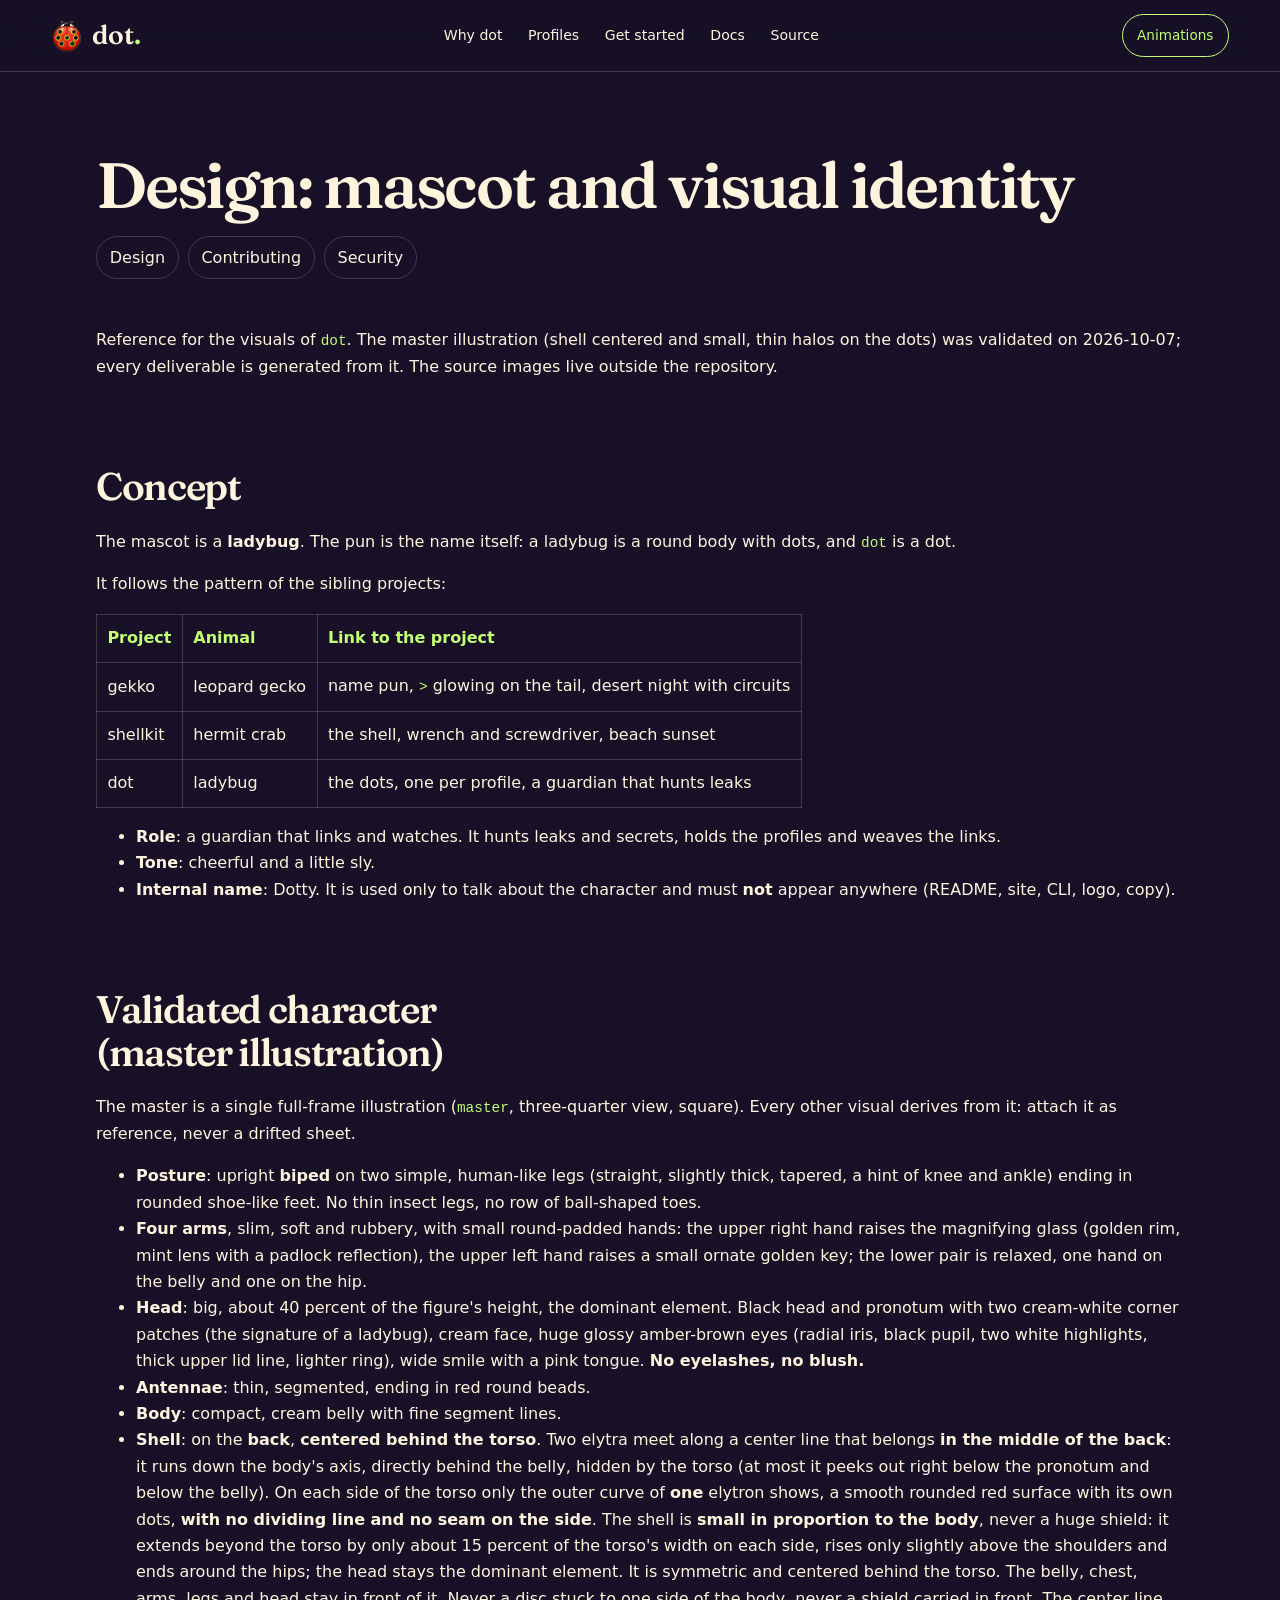
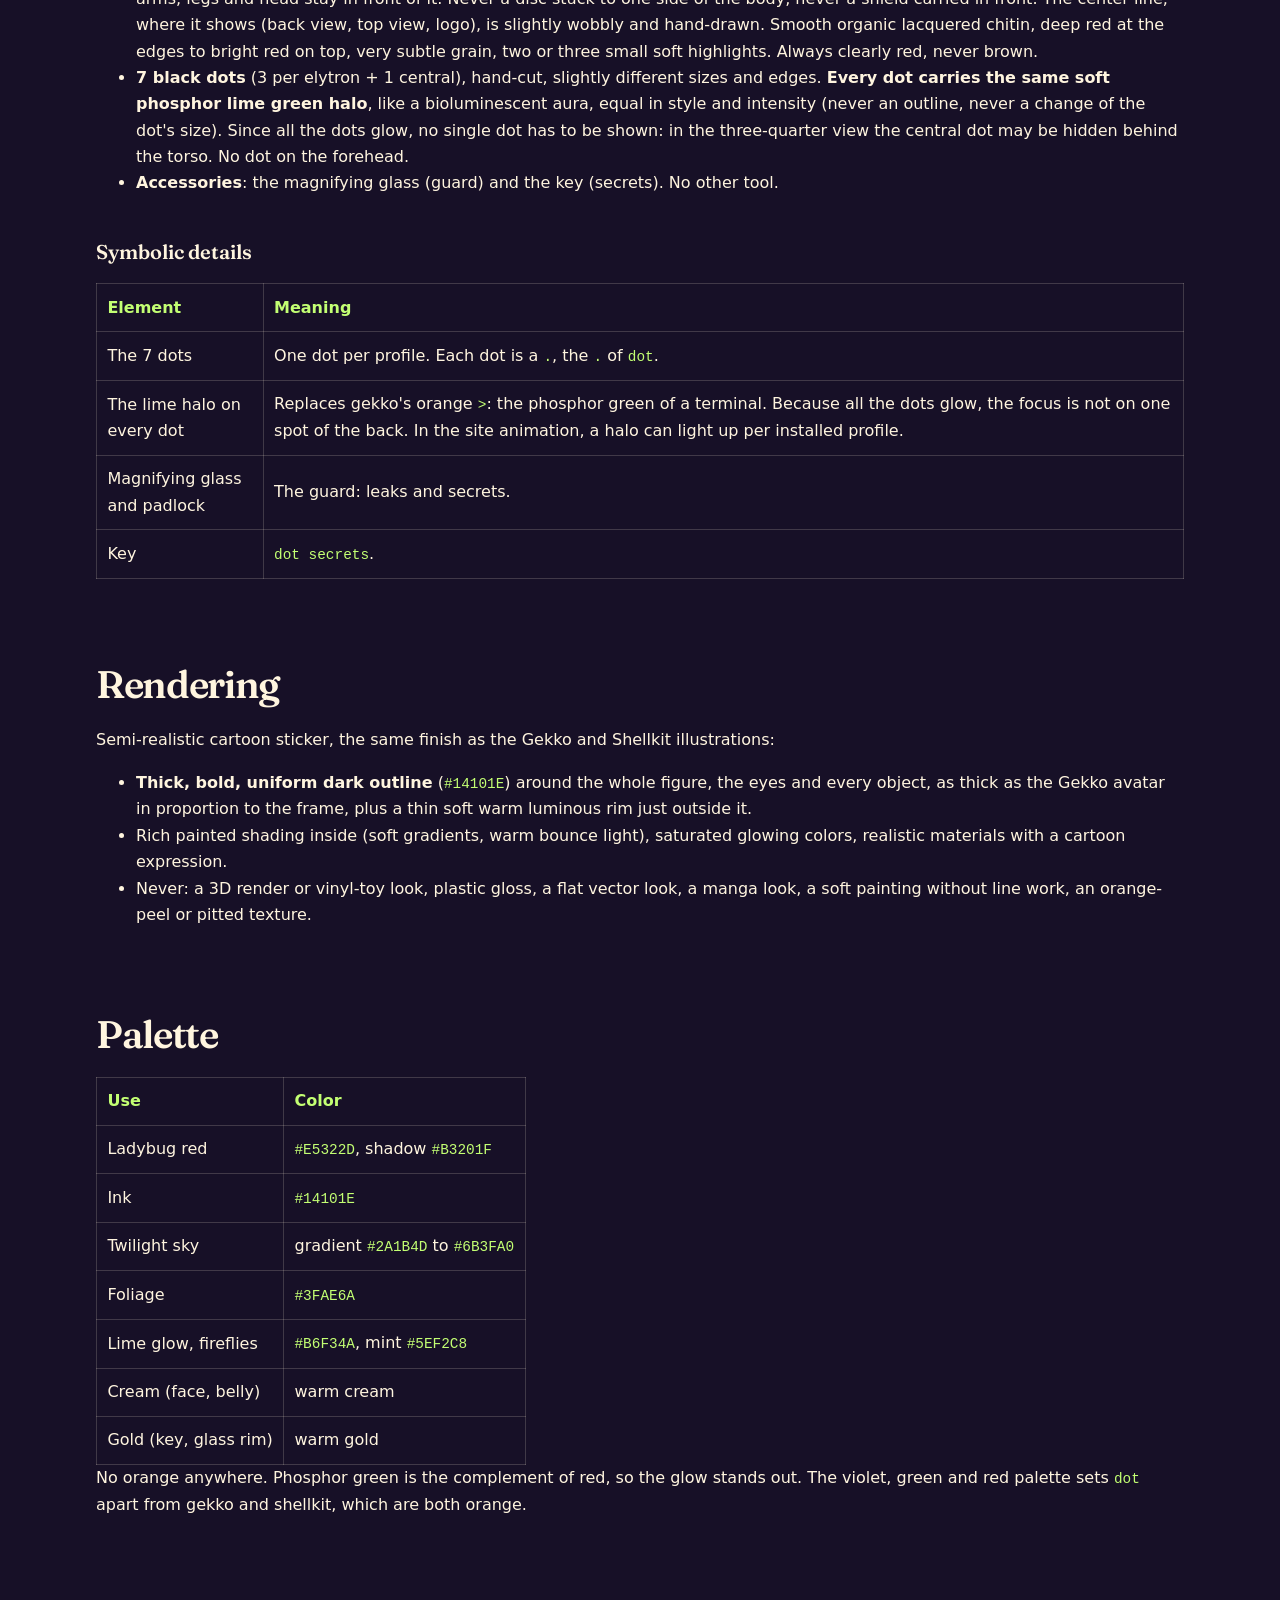
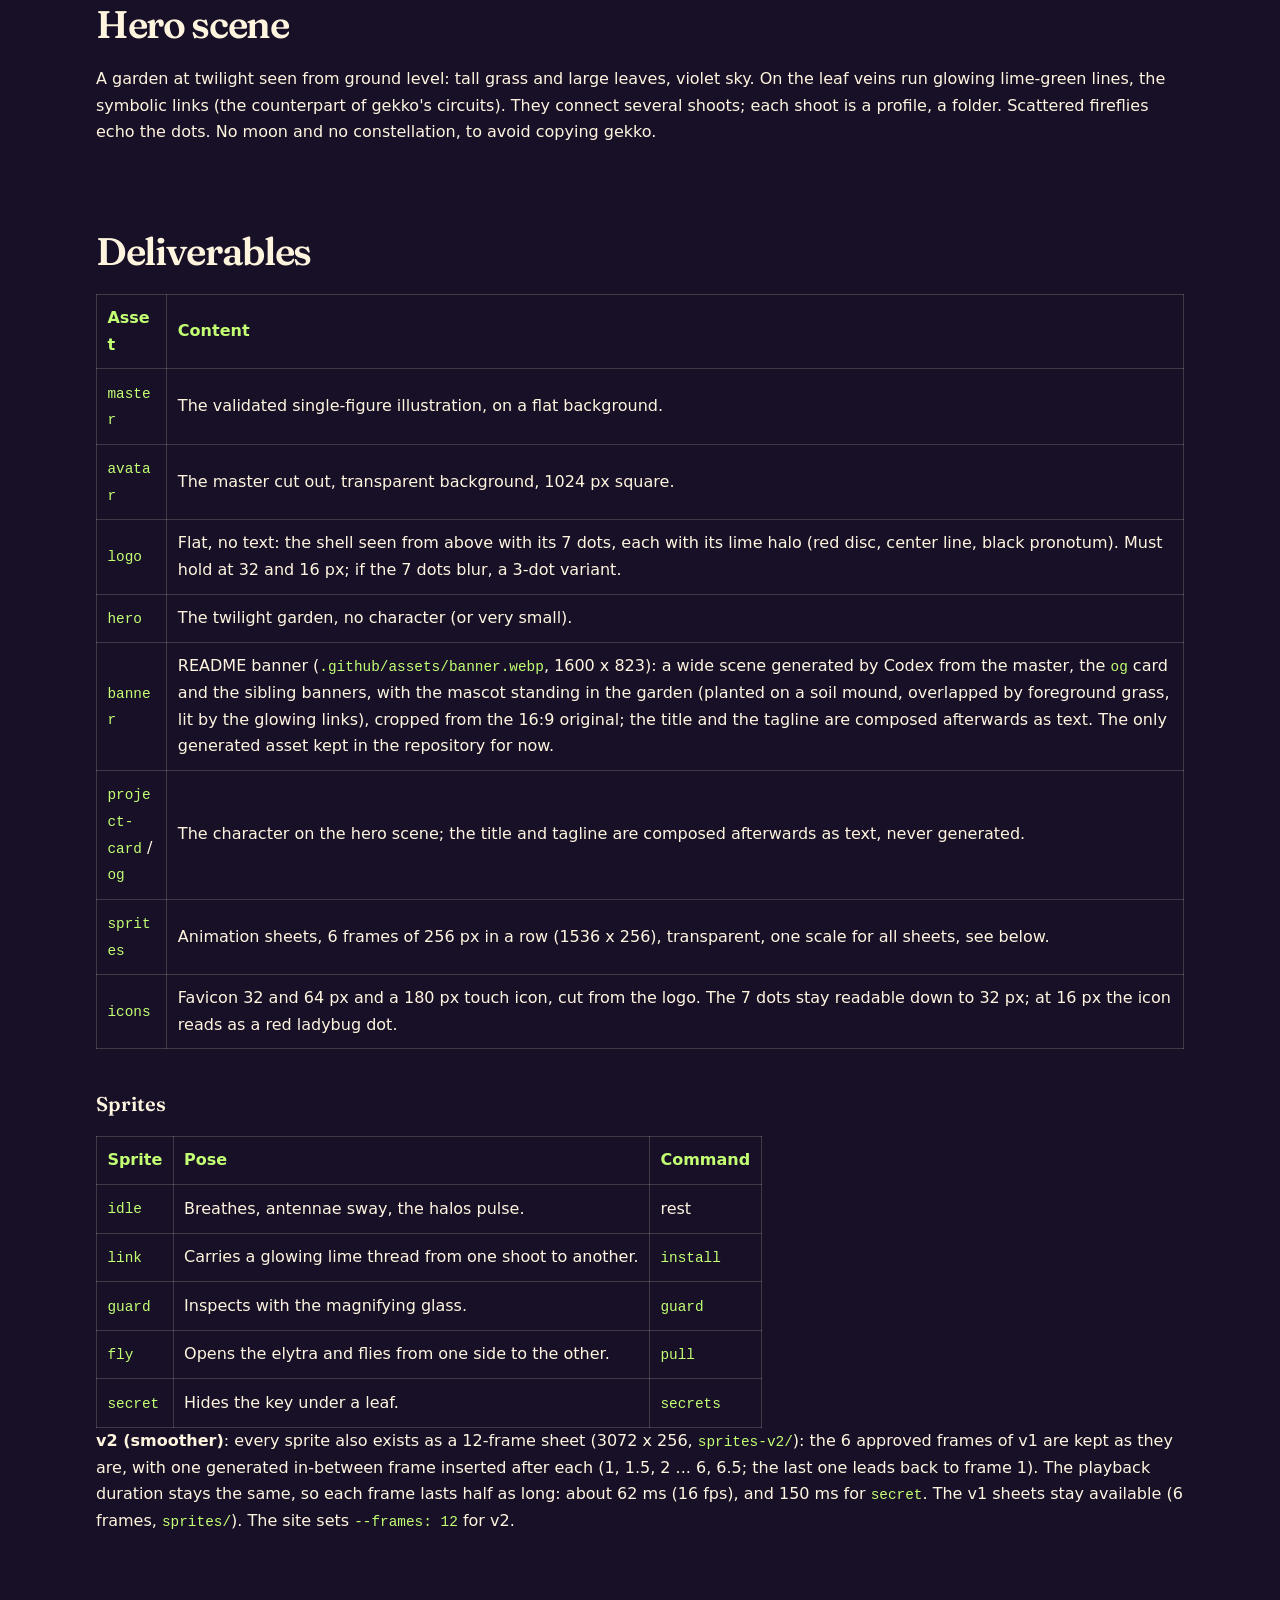
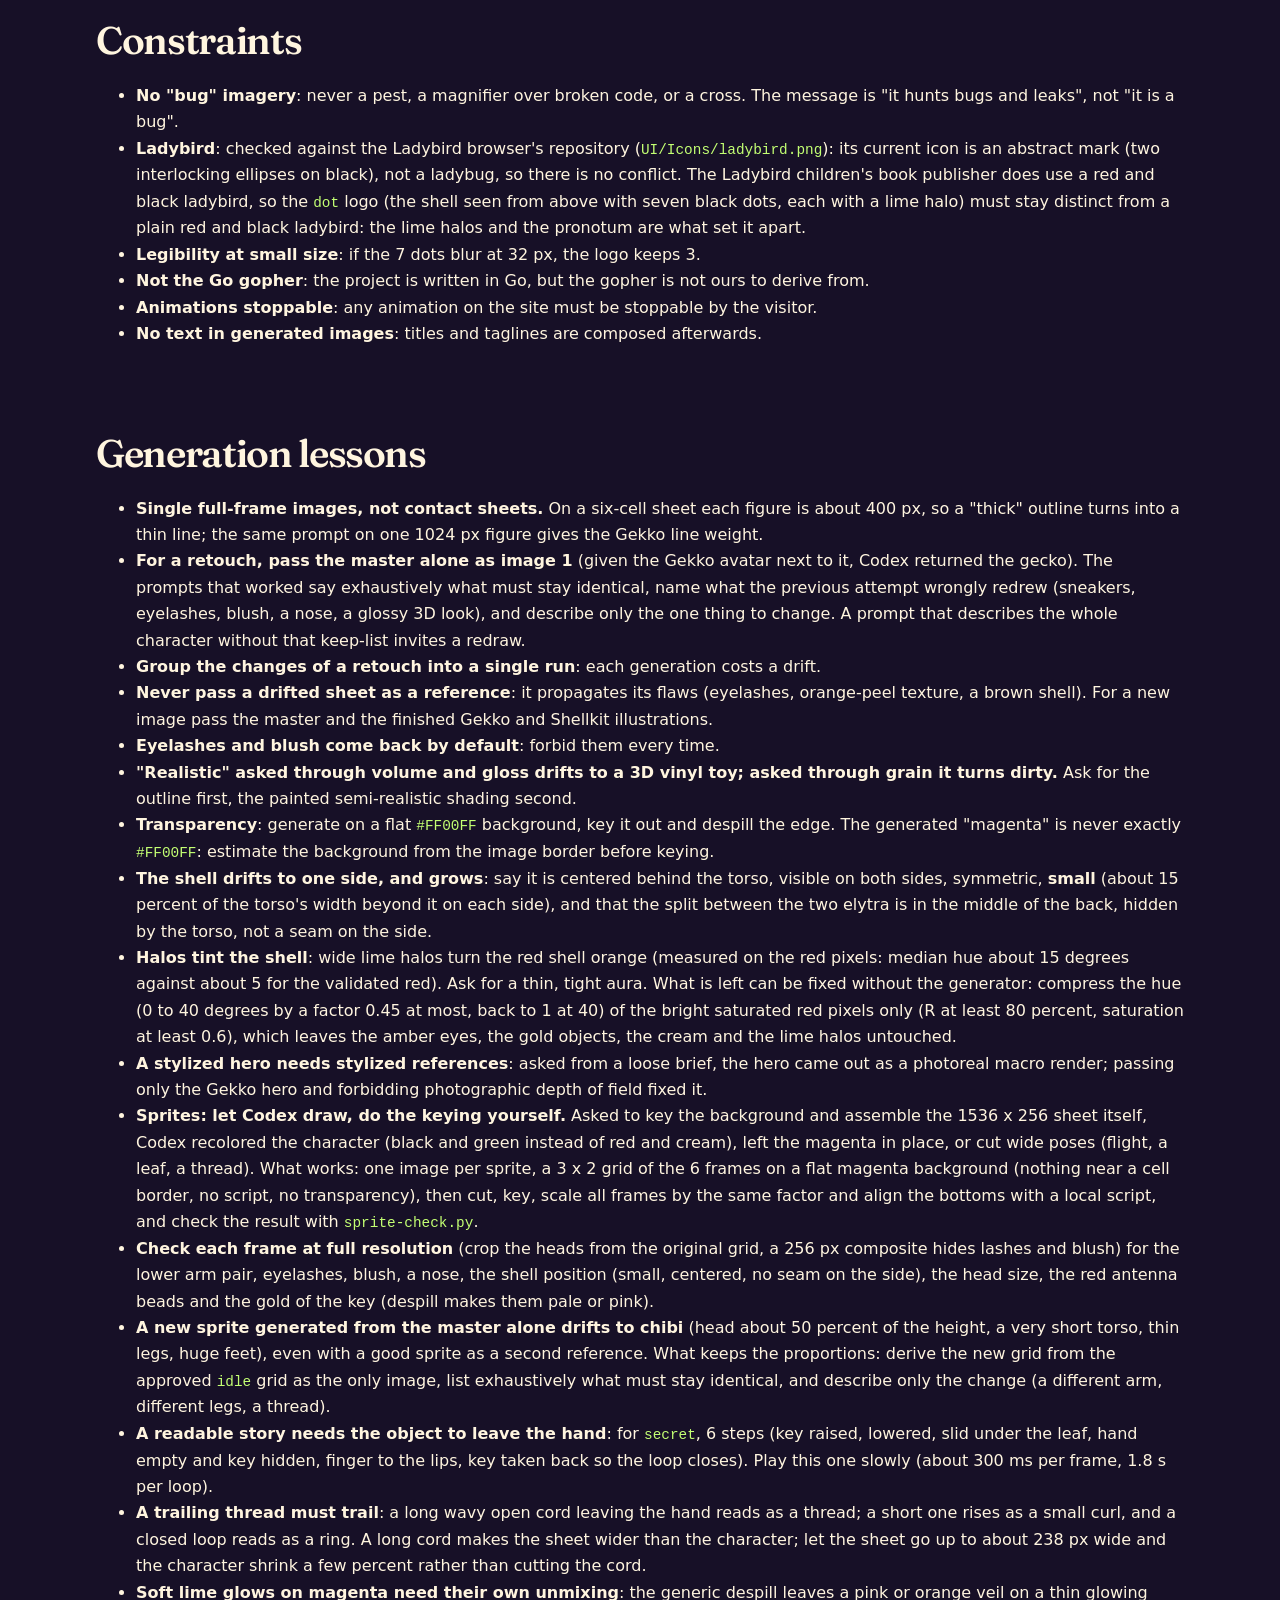
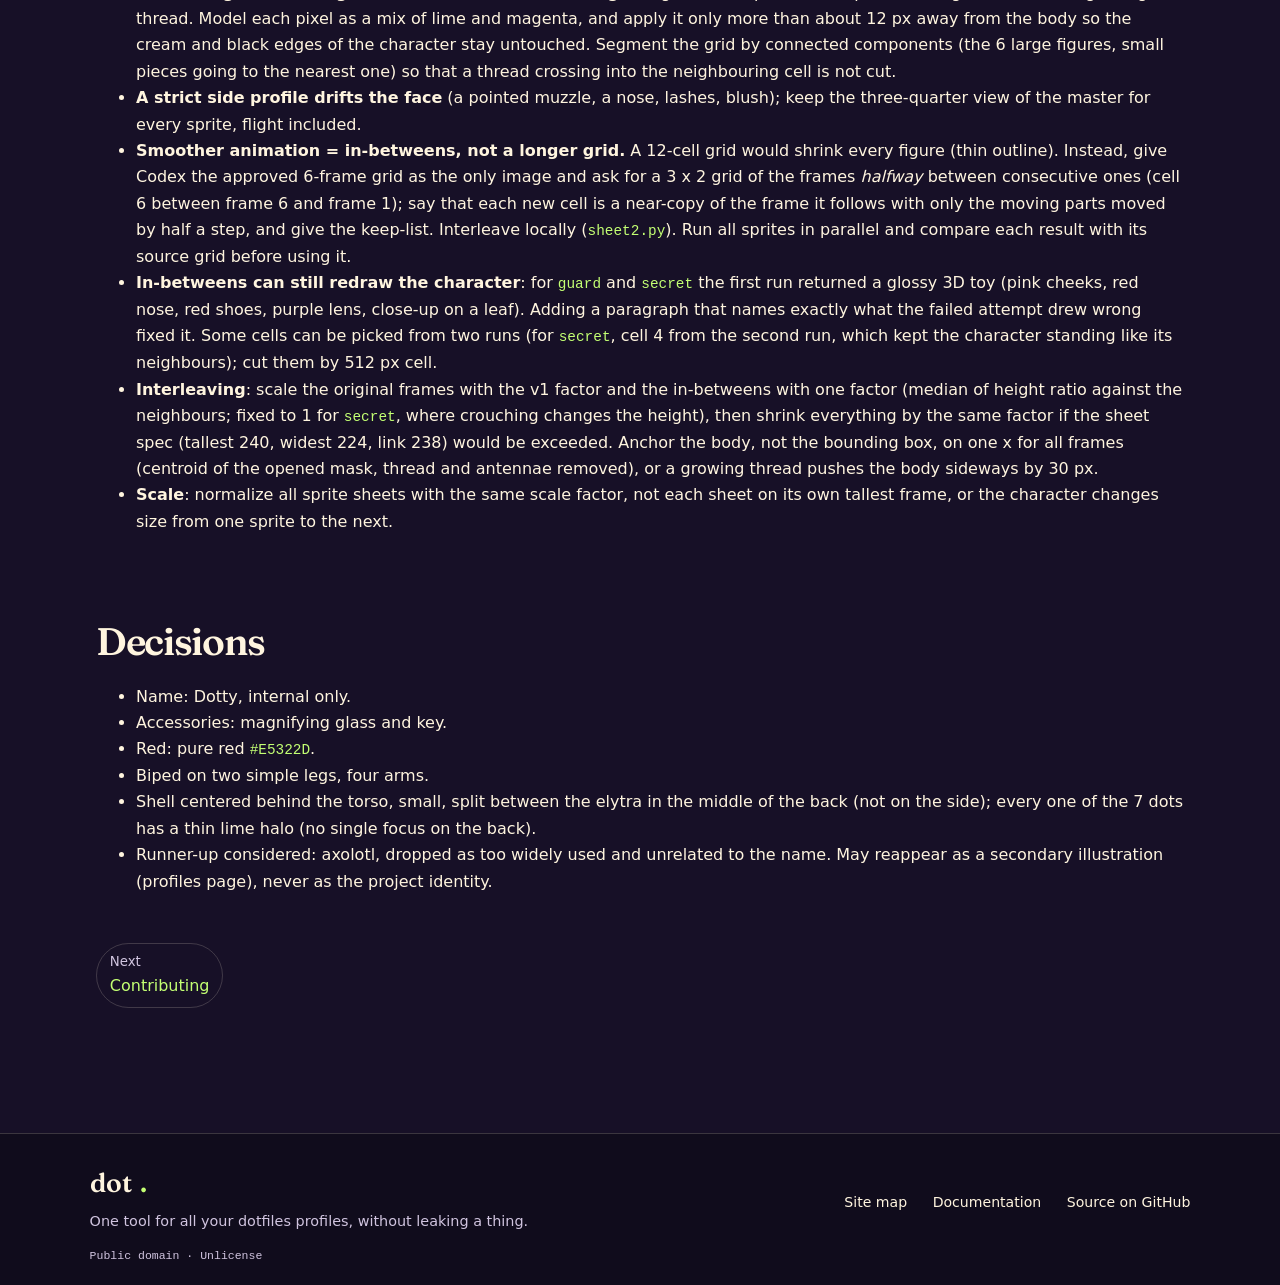
<file: docs/DESIGN.html>
<!doctype html>
<html lang="en" class="doc" data-motion="off">
<head>
<meta charset="utf-8">
<meta name="viewport" content="width=device-width, initial-scale=1">
<title>Design: mascot and visual identity · dot</title>
<meta name="description" content="The architecture and design decisions behind dot.">
<link rel="canonical" href="https://fmatsos.github.io/dot/docs/DESIGN.html">
<meta property="og:type" content="website">
<meta property="og:site_name" content="dot">
<meta property="og:title" content="Design: mascot and visual identity · dot">
<meta property="og:description" content="The architecture and design decisions behind dot.">
<meta property="og:url" content="https://fmatsos.github.io/dot/docs/DESIGN.html">
<meta property="og:image" content="https://fmatsos.github.io/dot/assets/og.jpg">
<meta property="og:image:width" content="1200">
<meta property="og:image:height" content="630">
<meta property="og:image:alt" content="dot&#x27;s four-armed ladybug mascot in a twilight garden">
<meta name="twitter:card" content="summary_large_image">
<meta name="theme-color" content="#171027">
<link rel="icon" href="../assets/favicon-64.png" type="image/png" sizes="64x64">
<link rel="apple-touch-icon" href="../assets/apple-touch-icon.png">
<link rel="preload" href="../assets/fonts/fraunces-600.woff2" as="font" type="font/woff2" crossorigin>

<style>
/* Generic mechanics, no design: inlined first by build.py; the site's own CSS comes after
   and sets the look. Needs from the site: --focus-in / --focus-out (two contrasting colors
   for the focus ring, visible on every background), @font-face with font-display: optional
   (a late web font must not reflow the page: CLS). */
*, *::before, *::after { box-sizing: border-box; }
html { scroll-behavior: smooth; scroll-padding-top: var(--hh, 0px); }
html[data-motion="off"], html.dragging { scroll-behavior: auto; }
body { margin: 0; overflow-x: hidden; }
img { max-width: 100%; height: auto; }
pre { white-space: pre-wrap; overflow-wrap: anywhere; }         /* reflow at 320 px (RGAA 10.11) */
.table { overflow-x: auto; }                                     /* a wide table scrolls, as a focusable region */
.sr-only { position: absolute; width: 1px; height: 1px; margin: -1px; padding: 0; overflow: hidden; clip-path: inset(50%); white-space: nowrap; border: 0; }
.skip { position: absolute; left: 16px; top: -100px; z-index: 100; }
.skip:focus { top: 12px; }
:focus-visible { outline: 3px solid var(--focus-in, #000); outline-offset: 3px; box-shadow: 0 0 0 3px var(--focus-out, #fff); }
main:focus { outline: none; box-shadow: none; }
[hidden] { display: none !important; }
:where(nav, ul, ol) a, :where(button) { display: inline-block; min-height: 24px; min-width: 24px; }   /* target size (WCAG 2.5.8); zero specificity: the design overrides */

/* motion: every loop and every "not shown yet" state lives under [data-motion="on"] (and .ready) */
.sprite { overflow: hidden; display: none; pointer-events: none; }
.sprite img { width: calc(var(--frames, 6) * 100%); max-width: none; height: 100%; display: block; }
[data-motion="on"] .sprite { display: block; }
[data-motion="on"] .sprite img { animation: sprite-frames var(--speed, 1.2s) steps(var(--frames, 6)) infinite; }
@keyframes sprite-frames { to { transform: translateX(-100%); } }
[data-hop] { position: absolute; left: 0; top: 0; z-index: 2; }

/* entrances: .enter elements of a [data-part] play in when it becomes .active; --d staggers them */
[data-motion="on"].ready [data-part] .enter { transition: opacity .6s, transform .7s cubic-bezier(.3, 1.4, .5, 1); transition-delay: calc(var(--d, 0) * 100ms); }
[data-motion="on"].ready [data-part]:not(.active) .enter { opacity: 0; transform: var(--enter-from, translateY(32px)); transition-delay: 0s; }

/* parts that each fill the screen: opt in with html[data-snap]; mandatory only when all fit */
html[data-snap] { scroll-snap-type: y proximity; }
html[data-snap].snap { scroll-snap-type: y mandatory; }
html[data-snap].dragging { scroll-snap-type: none; }
html[data-snap] [data-part] { scroll-snap-align: start; min-height: calc(100svh - var(--hh, 0px)); }

/* the rail's labels are shown by the site on hover / focus; Escape hides them */
[data-rail].quiet a span { opacity: 0 !important; }
[data-rail-thumb] { touch-action: none; cursor: grab; }
[data-rail-thumb]:active { cursor: grabbing; }

@font-face{font-family:Fraunces;src:url(../assets/fonts/fraunces-600.woff2) format("woff2");font-weight:600;font-display:optional}
:root{--soil:#171027;--soil-2:#211637;--soil-3:#2d2045;--cream:#fff5df;--muted:#d0c4df;--lime:#c3ff73;--lime-deep:#a2dc53;--red:#ff8377;--line:rgba(255,245,223,.18);--focus-in:#c3ff73;--focus-out:#171027;--serif:Fraunces,Georgia,serif;--mono:"SFMono-Regular",ui-monospace,Consolas,monospace;color-scheme:dark}
html{background:var(--soil);color:var(--cream);font-family:system-ui,-apple-system,"Segoe UI",sans-serif;line-height:1.65;scroll-padding-top:5rem}
body{position:relative;background:var(--soil);color:var(--cream);font-size:1rem;overflow-wrap:anywhere}
a{color:inherit;text-underline-offset:.22em;text-decoration-thickness:.08em}
a:hover{color:var(--lime)}
button{font:inherit;color:inherit}
code,pre{font-family:var(--mono);font-size:.9em}
code{color:var(--lime)}
h1,h2,h3,p{margin-top:0}
h1,h2,h3{line-height:1.12}
h1,h2{font-family:var(--serif);font-weight:600;letter-spacing:-.035em}
h1{font-size:clamp(3.2rem,8vw,7.8rem);margin-bottom:1rem}
h2{font-size:clamp(2.65rem,5.5vw,5.4rem);max-width:14ch;margin-bottom:1.3rem}
h2 em{color:var(--lime);font-style:normal}
h3{font-size:1.25rem}
.site-header{position:sticky;top:0;z-index:30;display:flex;align-items:center;justify-content:space-between;gap:1.25rem;min-height:4.5rem;padding:.65rem clamp(1rem,4vw,4rem);background:rgba(23,16,39,.94);border-bottom:1px solid var(--line);backdrop-filter:blur(16px)}
.brand,.footer-brand{display:inline-flex;align-items:center;gap:.55rem;font-family:var(--serif);font-size:1.65rem;font-weight:600;text-decoration:none;line-height:1}
.brand img{border-radius:50%}.brand-period{color:var(--lime)}
.site-header nav ul,.site-footer nav ul{display:flex;align-items:center;gap:clamp(.65rem,2vw,1.6rem);padding:0;margin:0;list-style:none}
.site-header nav a,.site-footer nav a{font-size:.88rem;text-decoration:none}
.motion-toggle,.copy-button{border:1px solid var(--line);border-radius:999px;background:transparent;padding:.55rem .9rem;cursor:pointer;font-size:.85rem}
.motion-toggle[aria-pressed="true"]{border-color:var(--lime);color:var(--lime)}
.part{position:relative;min-height:78svh;display:grid;align-items:center;padding:clamp(4.5rem,9vw,8.5rem) clamp(1.25rem,7vw,7rem);border-bottom:1px solid var(--line);isolation:isolate;overflow:hidden}
.section-wrap{position:relative;z-index:1;width:min(100%,76rem);margin-inline:auto}
.section-heading{max-width:52rem;margin:0 auto 3rem;text-align:center}
.section-heading h2{margin-inline:auto}
.section-heading>p:last-child,.section-copy>p,.hero-copy{max-width:44rem;color:var(--muted);font-size:clamp(1rem,1.4vw,1.17rem)}
.section-heading>p:last-child{margin-inline:auto}
.eyebrow{margin-bottom:1rem;color:var(--lime);font-family:var(--mono);font-size:.78rem;font-weight:500;letter-spacing:.12em;text-transform:uppercase}
.text-link{display:inline-flex;gap:.5rem;align-items:center;margin-top:.7rem;color:var(--lime);font-weight:650;text-decoration:none}
.text-link span,.button span{font-size:1.2em}
.button{display:inline-flex;align-items:center;justify-content:center;gap:.75rem;min-height:3.25rem;padding:.75rem 1.15rem;border:1px solid transparent;border-radius:999px;text-decoration:none;font-weight:700}
.button-lime{background:var(--lime);color:var(--soil)}
.button-lime:hover{background:#d5ffa0;color:var(--soil)}
.hero{min-height:min(860px,calc(100svh - 4.5rem));padding:clamp(4rem,9vw,8rem) clamp(1.25rem,9vw,9rem);overflow:hidden}
.hero-picture,.hero-shade{position:absolute;inset:0;z-index:-2}
.hero-picture img{width:100%;height:100%;object-fit:cover;object-position:center 57%}
.hero-shade{z-index:-1;background:linear-gradient(90deg,rgba(19,12,36,.95),rgba(21,13,39,.76) 45%,rgba(20,12,38,.17)),linear-gradient(0deg,rgba(19,12,36,.6),transparent 45%)}
.hero-inner{position:relative;width:min(100%,75rem);margin:0 auto}
.global-hopper{position:absolute;width:86px;height:86px;z-index:40}
.hero h1{max-width:9ch}.hero h1 span{color:var(--lime)}
.hero-copy{max-width:34rem;margin-bottom:2rem;font-size:clamp(1.1rem,2vw,1.4rem)}
.hero-actions{display:flex;flex-wrap:wrap;align-items:center;gap:1.25rem}
.hero-mascot{position:absolute;right:7%;bottom:-5rem;width:clamp(110px,18vw,220px)!important;height:clamp(110px,18vw,220px)!important;filter:drop-shadow(0 12px 30px rgba(5,3,15,.55))}
.hero-note{font-weight:500;margin:2.5rem 0 0;color:var(--muted);font-family:var(--mono);font-size:.76rem}
.scroll-cue{position:absolute;right:clamp(1.25rem,5vw,4rem);bottom:1.4rem;display:flex;gap:.7rem;align-items:center;color:var(--cream);font-size:.8rem;text-decoration:none}
.scroll-cue span{color:var(--lime);font-size:1.5rem}
.why,.agents{background:radial-gradient(ellipse at 84% 20%,rgba(117,72,151,.19),transparent 46%),var(--soil)}
.why-layout,.guard-layout,.secret-layout,.agents-layout,.quick-layout,.dev-layout{display:grid;grid-template-columns:minmax(0,1fr) minmax(0,.9fr);align-items:center;gap:clamp(2rem,7vw,7rem)}
.plot-card,.file-node,.patch,.agent-plan,.license-card{border:1px solid var(--line);border-radius:1.35rem;background:linear-gradient(145deg,rgba(255,255,255,.065),rgba(255,255,255,.018));box-shadow:0 22px 64px rgba(6,3,16,.18)}
.plot-card{padding:clamp(1.5rem,4vw,3rem)}
.plot-label,.node-index,.patch-tag{font-weight:500;color:var(--lime);font-family:var(--mono);font-size:.76rem;text-transform:uppercase;letter-spacing:.09em}
.plot-row{display:grid;grid-template-columns:minmax(0,1fr) minmax(2.5rem,.4fr) minmax(0,.65fr);align-items:center;gap:.65rem;padding:1.1rem 0;border-bottom:1px solid var(--line)}
.plot-row code{font-size:clamp(.7rem,1vw,.88rem);overflow-wrap:anywhere}
.glow-line{height:2px;background:linear-gradient(90deg,var(--lime),rgba(195,255,115,.12));box-shadow:0 0 12px var(--lime)}
.plot-foot,.section-foot{margin:1.4rem 0 0;color:var(--muted);font-size:.92rem}
.files{background:radial-gradient(ellipse at 50% 100%,rgba(75,119,54,.15),transparent 45%),#1c1530}
.file-garden{position:relative;display:grid;grid-template-columns:repeat(3,minmax(0,1fr));gap:1rem}
.file-node{position:relative;z-index:1;min-width:0;padding:1.5rem}
.file-node h3{margin:.55rem 0 1rem}.file-node pre{padding:.9rem;border-radius:.7rem;background:rgba(8,6,17,.56);color:var(--cream);font-size:.8rem;line-height:1.8}
.file-node pre code{color:var(--cream)}.file-note p{color:var(--muted);font-size:.93rem}
.file-linker{position:absolute;z-index:2;left:0;top:0}
.files .section-foot{text-align:center}
.guard{background:radial-gradient(ellipse at 19% 50%,rgba(195,255,115,.08),transparent 32%),var(--soil-2)}
.guard-art{position:relative;display:grid;place-items:center;min-height:22rem}
.guard-mascot{position:relative;z-index:2;width:clamp(170px,26vw,270px)!important;height:clamp(170px,26vw,270px)!important}
.lock-orbit{position:absolute;width:min(78%,20rem);aspect-ratio:1;border:1px solid rgba(195,255,115,.3);border-radius:50%;box-shadow:0 0 50px rgba(195,255,115,.09),inset 0 0 50px rgba(195,255,115,.05)}
.orbit{position:absolute;inset:12%;border:1px dashed rgba(255,245,223,.2);border-radius:50%}.orbit-two{inset:25%;border-style:solid;border-color:rgba(255,131,119,.23)}.orbit-dot{position:absolute;top:15%;right:17%;width:.65rem;height:.65rem;border-radius:50%;background:var(--lime);box-shadow:0 0 16px var(--lime)}
.callout{padding:1rem 1.2rem;border-left:2px solid var(--lime);background:rgba(195,255,115,.06);color:var(--cream)!important}
.secrets{background:radial-gradient(ellipse at 80% 25%,rgba(255,131,119,.09),transparent 35%),#1c142e}
.secret-console,.quick-terminal{min-width:0;border:1px solid rgba(195,255,115,.28);border-radius:1.1rem;background:#100c1c;box-shadow:0 24px 64px rgba(0,0,0,.28);overflow:hidden}
html[data-motion="on"] .secret-console.copied,html[data-motion="on"] .quick-terminal.copied{border-color:var(--lime);box-shadow:0 0 2rem rgba(195,255,115,.18)}
.console-top,.terminal-top{font-weight:500;display:flex;justify-content:space-between;align-items:center;gap:1rem;padding:.85rem 1.1rem;border-bottom:1px solid var(--line);color:var(--muted);font-family:var(--mono);font-size:.72rem}
.console-top>span:first-child{display:flex;gap:.35rem}.console-top i{width:.55rem;height:.55rem;border-radius:50%;background:var(--red)}.console-top i:nth-child(2){background:var(--lime)}.console-top i:nth-child(3){background:#b59bff}
.secret-console pre,.quick-terminal pre{margin:0;padding:1.4rem;white-space:pre-wrap;overflow-wrap:anywhere;color:var(--cream);line-height:2}
.secret-console pre code,.quick-terminal pre code{color:var(--lime);font-size:.82rem}
.copy-button{margin:0 1.2rem 1.2rem;border-color:rgba(195,255,115,.45);color:var(--lime)}.copy-button:hover{background:rgba(195,255,115,.1)}
.secret-mascot{justify-self:end;grid-column:2;width:120px!important;height:120px!important;margin-top:-1rem}
.profiles{background:radial-gradient(ellipse at 50% 0,rgba(112,72,137,.2),transparent 42%),var(--soil)}
.profile-patches{display:grid;grid-template-columns:minmax(0,1fr) 5rem minmax(0,1fr);align-items:center;gap:1.2rem}
.patch{min-width:0;padding:clamp(1.35rem,3vw,2.3rem);border-color:rgba(195,255,115,.24)}.patch-work{border-color:rgba(255,131,119,.3);background:linear-gradient(145deg,rgba(255,131,119,.07),rgba(255,255,255,.015))}
.patch h3{font-family:var(--serif);font-size:2rem}.patch>code{display:block;padding:.7rem;border-radius:.55rem;background:rgba(8,6,17,.45);font-size:.77rem;overflow-wrap:anywhere}.patch>p:last-child{margin:.9rem 0 0;color:var(--muted)}
.patch-work .patch-tag{color:var(--red)}.patch-path{text-align:center;color:var(--lime);font-family:var(--mono);overflow:hidden}
.profiles .section-foot{text-align:center}
.agent-plan{display:grid;grid-template-columns:minmax(0,1fr) 4rem minmax(8rem,.8fr);align-items:center;gap:.8rem;padding:1.5rem}
.agent-source{display:grid;gap:.65rem}.agent-source span{color:var(--lime);font-family:var(--mono);font-size:.74rem;text-transform:uppercase}.agent-source code{padding:.55rem;border-radius:.5rem;background:rgba(8,6,17,.5);font-size:.72rem;overflow-wrap:anywhere}
.agent-branch{height:1px;background:linear-gradient(90deg,var(--lime),rgba(195,255,115,.12));box-shadow:0 0 12px var(--lime)}.agent-targets{display:grid;gap:.65rem;padding:0;margin:0;list-style:none}.agent-targets li{padding:.55rem .65rem;border:1px solid var(--line);border-radius:.55rem;font-size:.8rem}
.quick-start{background:radial-gradient(ellipse at 72% 50%,rgba(195,255,115,.1),transparent 40%),#201632}
.quick-terminal pre{padding-bottom:1rem}.quick-launch{justify-self:start;margin-top:-2rem}
.commands{background:#1a132b}.command-grid{display:grid;grid-template-columns:repeat(3,minmax(0,1fr));gap:.85rem;margin-bottom:1.7rem}.command-grid article{padding:1.2rem;border:1px solid var(--line);border-radius:.9rem;background:rgba(255,255,255,.025)}.command-grid article>code{font-size:.82rem}.command-grid p{margin:.55rem 0 0;color:var(--muted);font-size:.88rem}
.development{background:radial-gradient(ellipse at 79% 65%,rgba(195,255,115,.09),transparent 34%),var(--soil-2)}
.dev-links{display:flex;flex-wrap:wrap;gap:.7rem 1.5rem;margin-top:1rem}.license-card{padding:2rem;text-align:center}.license-mark{display:grid;place-items:center;width:4rem;height:4rem;margin:0 auto 1.2rem;border:1px solid rgba(195,255,115,.45);border-radius:50%;color:var(--lime);font-size:2rem}.license-card p{margin-bottom:.25rem;color:var(--muted);font-family:var(--mono);font-size:.78rem;text-transform:uppercase}.license-card h3{font-family:var(--serif);font-size:2rem}.license-card a{color:var(--lime);font-size:.9rem}
.site-footer{display:grid;grid-template-columns:1fr auto;align-items:center;gap:.8rem 2rem;padding:2.3rem clamp(1.25rem,7vw,7rem);background:#100c1c;border-top:1px solid var(--line)}
.site-footer p{margin:0;color:var(--muted);font-size:.9rem}.site-footer nav{grid-column:2;grid-row:1 / span 2}.site-footer nav ul{flex-wrap:wrap;justify-content:flex-end}.site-footer small{color:var(--muted);font-family:var(--mono);font-size:.72rem}
html[data-motion="on"] .glow-line{animation:line-breathe 3.8s ease-in-out infinite alternate}
@keyframes line-breathe{to{opacity:.58;filter:brightness(.72)}}
.prose{max-width:72rem;margin:3rem auto;color:var(--cream)}.prose h2,.prose h3,.prose h4{margin-top:2.2em}.prose h2{font-size:clamp(1.8rem,3vw,2.7rem)}.prose h3{font-family:var(--serif)}.prose a{color:var(--lime)}.prose img{height:auto}.prose pre,.prose code{overflow-wrap:anywhere}.prose table{border-collapse:collapse}.prose th,.prose td{padding:.65rem;border:1px solid var(--line);text-align:left}.prose th{color:var(--lime)}.prose blockquote{border-left:2px solid var(--lime);padding-left:1rem;color:var(--muted)}
.doc main,.doc #main{max-width:76rem;margin-inline:auto;padding:clamp(2rem,6vw,5rem) clamp(1.25rem,5vw,4rem)}
.home #main{position:relative}
.doc #main>h1{font-size:clamp(2.5rem,5vw,4.5rem)}.doc #main>nav{margin:1rem 0 2rem}.doc #main>nav ul{display:flex;flex-wrap:wrap;gap:.55rem;padding:0;list-style:none}.doc #main>nav a,.pager a{display:block;padding:.45rem .8rem;border:1px solid var(--line);border-radius:999px;text-decoration:none}.pager{display:flex;justify-content:space-between;gap:1rem;margin-top:3rem}.pager a{max-width:48%;color:var(--lime)}.pager small{display:block;color:var(--muted)}
.sitemap #main{max-width:70rem;margin-inline:auto;padding:4rem 1.5rem}.sitemap #main li{margin:.5rem 0}.sitemap #main a{color:var(--lime)}
@media(max-width:800px){.site-header{flex-wrap:wrap}.site-header nav{order:3;width:100%;overflow:visible}.site-header nav ul{justify-content:flex-start;flex-wrap:wrap;min-width:0}.site-header nav li{flex:0 0 auto}.motion-toggle{margin-left:auto}.why-layout,.guard-layout,.secret-layout,.agents-layout,.quick-layout,.dev-layout{grid-template-columns:1fr;gap:2.5rem}.hero{min-height:calc(100svh - 7.6rem);align-items:center}.hero-mascot{right:0;bottom:-8rem;opacity:.76}.file-garden{grid-template-columns:1fr}.file-linker{display:none}.profile-patches{grid-template-columns:1fr;gap:1rem}.patch-path{display:none}.patch-work{margin-top:.5rem}.agent-plan{grid-template-columns:minmax(0,1fr) 2rem minmax(7rem,.7fr)}.command-grid{grid-template-columns:repeat(2,minmax(0,1fr))}.secret-mascot{grid-column:auto}.quick-launch{margin-top:0}.site-footer{grid-template-columns:1fr}.site-footer nav{grid-column:1;grid-row:auto}.site-footer nav ul{justify-content:flex-start}}
@media(max-width:480px){.hero{padding-inline:1.25rem}.hero h1{font-size:clamp(3rem,15vw,4.4rem)}.hero-shade{background:linear-gradient(90deg,rgba(19,12,36,.94),rgba(21,13,39,.7) 70%,rgba(20,12,38,.4)),linear-gradient(0deg,rgba(19,12,36,.68),transparent 55%)}.hero-actions{align-items:flex-start;flex-direction:column;gap:.75rem}.plot-row{grid-template-columns:1fr;gap:.45rem}.glow-line{width:55%;margin:.35rem 0}.command-grid{grid-template-columns:1fr}.agent-plan{grid-template-columns:1fr}.agent-branch{width:1px;height:2rem;margin-inline:auto}.agent-targets{grid-template-columns:1fr}.part{padding-inline:1.15rem}.section-heading{text-align:left}.section-heading h2,.section-heading>p:last-child{margin-left:0}.secret-console pre,.quick-terminal pre{padding:1rem}.site-footer nav ul{gap:.4rem 1rem}}
@media(prefers-reduced-motion:reduce){html{scroll-behavior:auto}}

</style>
<script>
try { var m = localStorage.getItem("site-motion"); } catch (e) {}
document.documentElement.dataset.motion = m || (matchMedia("(prefers-reduced-motion: reduce)").matches ? "off" : "on");
</script>
</head>
<body>
<a class="skip" href="#main">Skip to content</a>
<header class="site-header" data-header>
  <a class="brand" href="../index.html" aria-label="dot home"><img src="../assets/favicon-64.png" alt="" width="32" height="32"><span>dot<span class="brand-period">.</span></span></a>
  <nav aria-label="Main navigation">
    <ul>
      <li><a href="../index.html#why">Why dot</a></li>
      <li><a href="../index.html#profiles">Profiles</a></li>
      <li><a href="../index.html#quick-start">Get started</a></li>
      <li><a href="../docs/">Docs</a></li>
      <li><a href="https://github.com/fmatsos/dot">Source</a></li>
    </ul>
  </nav>
  <button class="motion-toggle" type="button" data-motion-toggle aria-pressed="true" hidden>Animations</button>
</header>
<main id="main" tabindex="-1">
<h1>Design: mascot and visual identity</h1>
<nav aria-label="Documentation pages"><ul>
<li><a aria-current="page" href="DESIGN.html">Design</a></li>
<li><a href="CONTRIBUTING.html">Contributing</a></li>
<li><a href="SECURITY.html">Security</a></li>
</ul></nav>
<div class="prose">
<p>Reference for the visuals of <code>dot</code>. The master illustration (shell centered and small, thin halos on the dots) was validated on 2026-10-07; every deliverable is generated from it. The source images live outside the repository.</p>
<h2 id="concept">Concept</h2>
<p>The mascot is a <strong>ladybug</strong>. The pun is the name itself: a ladybug is a round body with dots, and <code>dot</code> is a dot.</p>
<p>It follows the pattern of the sibling projects:</p>
<div class="table" tabindex="0" role="region" aria-label="Table: Concept"><table>
<thead>
<tr>
<th>Project</th>
<th>Animal</th>
<th>Link to the project</th>
</tr>
</thead>
<tbody>
<tr>
<td>gekko</td>
<td>leopard gecko</td>
<td>name pun, <code>&gt;</code> glowing on the tail, desert night with circuits</td>
</tr>
<tr>
<td>shellkit</td>
<td>hermit crab</td>
<td>the shell, wrench and screwdriver, beach sunset</td>
</tr>
<tr>
<td>dot</td>
<td>ladybug</td>
<td>the dots, one per profile, a guardian that hunts leaks</td>
</tr>
</tbody>
</table></div>
<ul>
<li>
<strong>Role</strong>: a guardian that links and watches. It hunts leaks and secrets, holds the profiles and weaves the links.</li>
<li>
<strong>Tone</strong>: cheerful and a little sly.</li>
<li>
<strong>Internal name</strong>: Dotty. It is used only to talk about the character and must <strong>not</strong> appear anywhere (README, site, CLI, logo, copy).</li>
</ul>
<h2 id="validated-character-master-illustration">Validated character (master illustration)</h2>
<p>The master is a single full-frame illustration (<code>master</code>, three-quarter view, square). Every other visual derives from it: attach it as reference, never a drifted sheet.</p>
<ul>
<li>
<strong>Posture</strong>: upright <strong>biped</strong> on two simple, human-like legs (straight, slightly thick, tapered, a hint of knee and ankle) ending in rounded shoe-like feet. No thin insect legs, no row of ball-shaped toes.</li>
<li>
<strong>Four arms</strong>, slim, soft and rubbery, with small round-padded hands: the upper right hand raises the magnifying glass (golden rim, mint lens with a padlock reflection), the upper left hand raises a small ornate golden key; the lower pair is relaxed, one hand on the belly and one on the hip.</li>
<li>
<strong>Head</strong>: big, about 40 percent of the figure's height, the dominant element. Black head and pronotum with two cream-white corner patches (the signature of a ladybug), cream face, huge glossy amber-brown eyes (radial iris, black pupil, two white highlights, thick upper lid line, lighter ring), wide smile with a pink tongue. <strong>No eyelashes, no blush.</strong>
</li>
<li>
<strong>Antennae</strong>: thin, segmented, ending in red round beads.</li>
<li>
<strong>Body</strong>: compact, cream belly with fine segment lines.</li>
<li>
<strong>Shell</strong>: on the <strong>back</strong>, <strong>centered behind the torso</strong>. Two elytra meet along a center line that belongs <strong>in the middle of the back</strong>: it runs down the body's axis, directly behind the belly, hidden by the torso (at most it peeks out right below the pronotum and below the belly). On each side of the torso only the outer curve of <strong>one</strong> elytron shows, a smooth rounded red surface with its own dots, <strong>with no dividing line and no seam on the side</strong>. The shell is <strong>small in proportion to the body</strong>, never a huge shield: it extends beyond the torso by only about 15 percent of the torso's width on each side, rises only slightly above the shoulders and ends around the hips; the head stays the dominant element. It is symmetric and centered behind the torso. The belly, chest, arms, legs and head stay in front of it. Never a disc stuck to one side of the body, never a shield carried in front. The center line, where it shows (back view, top view, logo), is slightly wobbly and hand-drawn. Smooth organic lacquered chitin, deep red at the edges to bright red on top, very subtle grain, two or three small soft highlights. Always clearly red, never brown.</li>
<li>
<strong>7 black dots</strong> (3 per elytron + 1 central), hand-cut, slightly different sizes and edges. <strong>Every dot carries the same soft phosphor lime green halo</strong>, like a bioluminescent aura, equal in style and intensity (never an outline, never a change of the dot's size). Since all the dots glow, no single dot has to be shown: in the three-quarter view the central dot may be hidden behind the torso. No dot on the forehead.</li>
<li>
<strong>Accessories</strong>: the magnifying glass (guard) and the key (secrets). No other tool.</li>
</ul>
<h3 id="symbolic-details">Symbolic details</h3>
<div class="table" tabindex="0" role="region" aria-label="Table: Symbolic details"><table>
<thead>
<tr>
<th>Element</th>
<th>Meaning</th>
</tr>
</thead>
<tbody>
<tr>
<td>The 7 dots</td>
<td>One dot per profile. Each dot is a <code>.</code>, the <code>.</code> of <code>dot</code>.</td>
</tr>
<tr>
<td>The lime halo on every dot</td>
<td>Replaces gekko's orange <code>&gt;</code>: the phosphor green of a terminal. Because all the dots glow, the focus is not on one spot of the back. In the site animation, a halo can light up per installed profile.</td>
</tr>
<tr>
<td>Magnifying glass and padlock</td>
<td>The guard: leaks and secrets.</td>
</tr>
<tr>
<td>Key</td>
<td>
<code>dot secrets</code>.</td>
</tr>
</tbody>
</table></div>
<h2 id="rendering">Rendering</h2>
<p>Semi-realistic cartoon sticker, the same finish as the Gekko and Shellkit illustrations:</p>
<ul>
<li>
<strong>Thick, bold, uniform dark outline</strong> (<code>#14101E</code>) around the whole figure, the eyes and every object, as thick as the Gekko avatar in proportion to the frame, plus a thin soft warm luminous rim just outside it.</li>
<li>Rich painted shading inside (soft gradients, warm bounce light), saturated glowing colors, realistic materials with a cartoon expression.</li>
<li>Never: a 3D render or vinyl-toy look, plastic gloss, a flat vector look, a manga look, a soft painting without line work, an orange-peel or pitted texture.</li>
</ul>
<h2 id="palette">Palette</h2>
<div class="table" tabindex="0" role="region" aria-label="Table: Palette"><table>
<thead>
<tr>
<th>Use</th>
<th>Color</th>
</tr>
</thead>
<tbody>
<tr>
<td>Ladybug red</td>
<td>
<code>#E5322D</code>, shadow <code>#B3201F</code>
</td>
</tr>
<tr>
<td>Ink</td>
<td><code>#14101E</code></td>
</tr>
<tr>
<td>Twilight sky</td>
<td>gradient <code>#2A1B4D</code> to <code>#6B3FA0</code>
</td>
</tr>
<tr>
<td>Foliage</td>
<td><code>#3FAE6A</code></td>
</tr>
<tr>
<td>Lime glow, fireflies</td>
<td>
<code>#B6F34A</code>, mint <code>#5EF2C8</code>
</td>
</tr>
<tr>
<td>Cream (face, belly)</td>
<td>warm cream</td>
</tr>
<tr>
<td>Gold (key, glass rim)</td>
<td>warm gold</td>
</tr>
</tbody>
</table></div>
<p>No orange anywhere. Phosphor green is the complement of red, so the glow stands out. The violet, green and red palette sets <code>dot</code> apart from gekko and shellkit, which are both orange.</p>
<h2 id="hero-scene">Hero scene</h2>
<p>A garden at twilight seen from ground level: tall grass and large leaves, violet sky. On the leaf veins run glowing lime-green lines, the symbolic links (the counterpart of gekko's circuits). They connect several shoots; each shoot is a profile, a folder. Scattered fireflies echo the dots. No moon and no constellation, to avoid copying gekko.</p>
<h2 id="deliverables">Deliverables</h2>
<div class="table" tabindex="0" role="region" aria-label="Table: Deliverables"><table>
<thead>
<tr>
<th>Asset</th>
<th>Content</th>
</tr>
</thead>
<tbody>
<tr>
<td><code>master</code></td>
<td>The validated single-figure illustration, on a flat background.</td>
</tr>
<tr>
<td><code>avatar</code></td>
<td>The master cut out, transparent background, 1024 px square.</td>
</tr>
<tr>
<td><code>logo</code></td>
<td>Flat, no text: the shell seen from above with its 7 dots, each with its lime halo (red disc, center line, black pronotum). Must hold at 32 and 16 px; if the 7 dots blur, a 3-dot variant.</td>
</tr>
<tr>
<td><code>hero</code></td>
<td>The twilight garden, no character (or very small).</td>
</tr>
<tr>
<td><code>banner</code></td>
<td>README banner (<code>.github/assets/banner.webp</code>, 1600 x 823): a wide scene generated by Codex from the master, the <code>og</code> card and the sibling banners, with the mascot standing in the garden (planted on a soil mound, overlapped by foreground grass, lit by the glowing links), cropped from the 16:9 original; the title and the tagline are composed afterwards as text. The only generated asset kept in the repository for now.</td>
</tr>
<tr>
<td>
<code>project-card</code> / <code>og</code>
</td>
<td>The character on the hero scene; the title and tagline are composed afterwards as text, never generated.</td>
</tr>
<tr>
<td><code>sprites</code></td>
<td>Animation sheets, 6 frames of 256 px in a row (1536 x 256), transparent, one scale for all sheets, see below.</td>
</tr>
<tr>
<td><code>icons</code></td>
<td>Favicon 32 and 64 px and a 180 px touch icon, cut from the logo. The 7 dots stay readable down to 32 px; at 16 px the icon reads as a red ladybug dot.</td>
</tr>
</tbody>
</table></div>
<h3 id="sprites">Sprites</h3>
<div class="table" tabindex="0" role="region" aria-label="Table: Sprites"><table>
<thead>
<tr>
<th>Sprite</th>
<th>Pose</th>
<th>Command</th>
</tr>
</thead>
<tbody>
<tr>
<td><code>idle</code></td>
<td>Breathes, antennae sway, the halos pulse.</td>
<td>rest</td>
</tr>
<tr>
<td><code>link</code></td>
<td>Carries a glowing lime thread from one shoot to another.</td>
<td><code>install</code></td>
</tr>
<tr>
<td><code>guard</code></td>
<td>Inspects with the magnifying glass.</td>
<td><code>guard</code></td>
</tr>
<tr>
<td><code>fly</code></td>
<td>Opens the elytra and flies from one side to the other.</td>
<td><code>pull</code></td>
</tr>
<tr>
<td><code>secret</code></td>
<td>Hides the key under a leaf.</td>
<td><code>secrets</code></td>
</tr>
</tbody>
</table></div>
<p><strong>v2 (smoother)</strong>: every sprite also exists as a 12-frame sheet (3072 x 256, <code>sprites-v2/</code>): the 6 approved frames of v1 are kept as they are, with one generated in-between frame inserted after each (1, 1.5, 2 ... 6, 6.5; the last one leads back to frame 1). The playback duration stays the same, so each frame lasts half as long: about 62 ms (16 fps), and 150 ms for <code>secret</code>. The v1 sheets stay available (6 frames, <code>sprites/</code>). The site sets <code>--frames: 12</code> for v2.</p>
<h2 id="constraints">Constraints</h2>
<ul>
<li>
<strong>No "bug" imagery</strong>: never a pest, a magnifier over broken code, or a cross. The message is "it hunts bugs and leaks", not "it is a bug".</li>
<li>
<strong>Ladybird</strong>: checked against the Ladybird browser's repository (<code>UI/Icons/ladybird.png</code>): its current icon is an abstract mark (two interlocking ellipses on black), not a ladybug, so there is no conflict. The Ladybird children's book publisher does use a red and black ladybird, so the <code>dot</code> logo (the shell seen from above with seven black dots, each with a lime halo) must stay distinct from a plain red and black ladybird: the lime halos and the pronotum are what set it apart.</li>
<li>
<strong>Legibility at small size</strong>: if the 7 dots blur at 32 px, the logo keeps 3.</li>
<li>
<strong>Not the Go gopher</strong>: the project is written in Go, but the gopher is not ours to derive from.</li>
<li>
<strong>Animations stoppable</strong>: any animation on the site must be stoppable by the visitor.</li>
<li>
<strong>No text in generated images</strong>: titles and taglines are composed afterwards.</li>
</ul>
<h2 id="generation-lessons">Generation lessons</h2>
<ul>
<li>
<strong>Single full-frame images, not contact sheets.</strong> On a six-cell sheet each figure is about 400 px, so a "thick" outline turns into a thin line; the same prompt on one 1024 px figure gives the Gekko line weight.</li>
<li>
<strong>For a retouch, pass the master alone as image 1</strong> (given the Gekko avatar next to it, Codex returned the gecko). The prompts that worked say exhaustively what must stay identical, name what the previous attempt wrongly redrew (sneakers, eyelashes, blush, a nose, a glossy 3D look), and describe only the one thing to change. A prompt that describes the whole character without that keep-list invites a redraw.</li>
<li>
<strong>Group the changes of a retouch into a single run</strong>: each generation costs a drift.</li>
<li>
<strong>Never pass a drifted sheet as a reference</strong>: it propagates its flaws (eyelashes, orange-peel texture, a brown shell). For a new image pass the master and the finished Gekko and Shellkit illustrations.</li>
<li>
<strong>Eyelashes and blush come back by default</strong>: forbid them every time.</li>
<li>
<strong>"Realistic" asked through volume and gloss drifts to a 3D vinyl toy; asked through grain it turns dirty.</strong> Ask for the outline first, the painted semi-realistic shading second.</li>
<li>
<strong>Transparency</strong>: generate on a flat <code>#FF00FF</code> background, key it out and despill the edge. The generated "magenta" is never exactly <code>#FF00FF</code>: estimate the background from the image border before keying.</li>
<li>
<strong>The shell drifts to one side, and grows</strong>: say it is centered behind the torso, visible on both sides, symmetric, <strong>small</strong> (about 15 percent of the torso's width beyond it on each side), and that the split between the two elytra is in the middle of the back, hidden by the torso, not a seam on the side.</li>
<li>
<strong>Halos tint the shell</strong>: wide lime halos turn the red shell orange (measured on the red pixels: median hue about 15 degrees against about 5 for the validated red). Ask for a thin, tight aura. What is left can be fixed without the generator: compress the hue (0 to 40 degrees by a factor 0.45 at most, back to 1 at 40) of the bright saturated red pixels only (R at least 80 percent, saturation at least 0.6), which leaves the amber eyes, the gold objects, the cream and the lime halos untouched.</li>
<li>
<strong>A stylized hero needs stylized references</strong>: asked from a loose brief, the hero came out as a photoreal macro render; passing only the Gekko hero and forbidding photographic depth of field fixed it.</li>
<li>
<strong>Sprites: let Codex draw, do the keying yourself.</strong> Asked to key the background and assemble the 1536 x 256 sheet itself, Codex recolored the character (black and green instead of red and cream), left the magenta in place, or cut wide poses (flight, a leaf, a thread). What works: one image per sprite, a 3 x 2 grid of the 6 frames on a flat magenta background (nothing near a cell border, no script, no transparency), then cut, key, scale all frames by the same factor and align the bottoms with a local script, and check the result with <code>sprite-check.py</code>.</li>
<li>
<strong>Check each frame at full resolution</strong> (crop the heads from the original grid, a 256 px composite hides lashes and blush) for the lower arm pair, eyelashes, blush, a nose, the shell position (small, centered, no seam on the side), the head size, the red antenna beads and the gold of the key (despill makes them pale or pink).</li>
<li>
<strong>A new sprite generated from the master alone drifts to chibi</strong> (head about 50 percent of the height, a very short torso, thin legs, huge feet), even with a good sprite as a second reference. What keeps the proportions: derive the new grid from the approved <code>idle</code> grid as the only image, list exhaustively what must stay identical, and describe only the change (a different arm, different legs, a thread).</li>
<li>
<strong>A readable story needs the object to leave the hand</strong>: for <code>secret</code>, 6 steps (key raised, lowered, slid under the leaf, hand empty and key hidden, finger to the lips, key taken back so the loop closes). Play this one slowly (about 300 ms per frame, 1.8 s per loop).</li>
<li>
<strong>A trailing thread must trail</strong>: a long wavy open cord leaving the hand reads as a thread; a short one rises as a small curl, and a closed loop reads as a ring. A long cord makes the sheet wider than the character; let the sheet go up to about 238 px wide and the character shrink a few percent rather than cutting the cord.</li>
<li>
<strong>Soft lime glows on magenta need their own unmixing</strong>: the generic despill leaves a pink or orange veil on a thin glowing thread. Model each pixel as a mix of lime and magenta, and apply it only more than about 12 px away from the body so the cream and black edges of the character stay untouched. Segment the grid by connected components (the 6 large figures, small pieces going to the nearest one) so that a thread crossing into the neighbouring cell is not cut.</li>
<li>
<strong>A strict side profile drifts the face</strong> (a pointed muzzle, a nose, lashes, blush); keep the three-quarter view of the master for every sprite, flight included.</li>
<li>
<strong>Smoother animation = in-betweens, not a longer grid.</strong> A 12-cell grid would shrink every figure (thin outline). Instead, give Codex the approved 6-frame grid as the only image and ask for a 3 x 2 grid of the frames <em>halfway</em> between consecutive ones (cell 6 between frame 6 and frame 1); say that each new cell is a near-copy of the frame it follows with only the moving parts moved by half a step, and give the keep-list. Interleave locally (<code>sheet2.py</code>). Run all sprites in parallel and compare each result with its source grid before using it.</li>
<li>
<strong>In-betweens can still redraw the character</strong>: for <code>guard</code> and <code>secret</code> the first run returned a glossy 3D toy (pink cheeks, red nose, red shoes, purple lens, close-up on a leaf). Adding a paragraph that names exactly what the failed attempt drew wrong fixed it. Some cells can be picked from two runs (for <code>secret</code>, cell 4 from the second run, which kept the character standing like its neighbours); cut them by 512 px cell.</li>
<li>
<strong>Interleaving</strong>: scale the original frames with the v1 factor and the in-betweens with one factor (median of height ratio against the neighbours; fixed to 1 for <code>secret</code>, where crouching changes the height), then shrink everything by the same factor if the sheet spec (tallest 240, widest 224, link 238) would be exceeded. Anchor the body, not the bounding box, on one x for all frames (centroid of the opened mask, thread and antennae removed), or a growing thread pushes the body sideways by 30 px.</li>
<li>
<strong>Scale</strong>: normalize all sprite sheets with the same scale factor, not each sheet on its own tallest frame, or the character changes size from one sprite to the next.</li>
</ul>
<h2 id="decisions">Decisions</h2>
<ul>
<li>Name: Dotty, internal only.</li>
<li>Accessories: magnifying glass and key.</li>
<li>Red: pure red <code>#E5322D</code>.</li>
<li>Biped on two simple legs, four arms.</li>
<li>Shell centered behind the torso, small, split between the elytra in the middle of the back (not on the side); every one of the 7 dots has a thin lime halo (no single focus on the back).</li>
<li>Runner-up considered: axolotl, dropped as too widely used and unrelated to the name. May reappear as a secondary illustration (profiles page), never as the project identity.</li>
</ul>

<nav class="pager" aria-label="Previous and next pages"><a class="next" rel="next" href="CONTRIBUTING.html"><small>Next</small> Contributing</a></nav>
</div>

</main>
<footer class="site-footer">
  <a class="footer-brand" href="../index.html">dot<span class="brand-period">.</span></a>
  <p>One tool for all your dotfiles profiles, without leaking a thing.</p>
  <nav aria-label="Footer navigation">
    <ul>
      <li><a href="../sitemap.html">Site map</a></li>
      <li><a href="../docs/">Documentation</a></li>
      <li><a href="https://github.com/fmatsos/dot">Source on GitHub</a></li>
    </ul>
  </nav>
  <small>Public domain · Unlicense</small>
</footer>
<p class="sr-only" role="status" id="status" aria-live="polite"></p>
<script>
/* Generic behaviours, each switched on by markup; no design. Inlined first by build.py.
   [data-motion-toggle]   the Animations button (aria-pressed); html[data-motion] = on|off
   img[data-src]          decorative sprites: loaded after `load`, only while motion is on
   [data-copy]            a button copying the text of its previous sibling (or of data-copy="#id");
                          data-copy-shell drops "$ " prompts and "# comments"; fires "site:copied"
   [data-part]            parts of a page: the one under the middle of the screen gets .active,
                          links to it in [data-parts-nav] get aria-current="true"; html.snap when
                          every part fits the screen (with html[data-snap]); --hh = header height
   [data-rail]            a scroll rail: its [data-rail-thumb] follows the scroll and can be dragged
   [data-hop="sel"]       a sprite that jumps onto the elements matching sel inside its parent,
                          measured from their positions (any layout), while its part is active
   html.ready             set once the above is wired: "not shown yet" styles may apply */
(() => {
  const html = document.documentElement, on = () => html.dataset.motion === "on";
  const status = document.getElementById("status");
  const say = msg => { if (!status) return; status.textContent = msg; setTimeout(() => { status.textContent = ""; }, 4000); };
  const listeners = [];   // run when motion is switched
  const onMotion = f => listeners.push(f);

  // decorative sprites
  let loaded = false;
  const sprites = () => {
    if (loaded || !on() || document.readyState !== "complete") return;
    loaded = true;
    document.querySelectorAll("img[data-src]").forEach(i => {
      if (i.dataset.srcset) i.srcset = i.dataset.srcset;
      i.src = i.dataset.src;
    });
  };
  addEventListener("load", sprites);
  onMotion(sprites);

  // RGAA 13.8: every looping animation can be stopped, and the choice sticks
  document.querySelectorAll("[data-motion-toggle]").forEach(b => {
    b.hidden = false;
    b.setAttribute("aria-pressed", String(on()));
    b.addEventListener("click", () => {
      html.dataset.motion = on() ? "off" : "on";
      document.querySelectorAll("[data-motion-toggle]").forEach(x => x.setAttribute("aria-pressed", String(on())));
      try { localStorage.setItem("site-motion", html.dataset.motion); } catch (e) {}
      listeners.forEach(f => f());
    });
  });

  // copy buttons
  document.querySelectorAll("[data-copy]").forEach(b => b.addEventListener("click", () => {
    const src = b.dataset.copy ? document.querySelector(b.dataset.copy) : b.previousElementSibling;
    let t = src.innerText;
    if ("copyShell" in b.dataset) t = t.split("\n").map(l => l.replace(/^\$ /, "").replace(/\s+# .*$/, "")).join("\n");
    navigator.clipboard.writeText(t.trim()).then(() => {
      say(b.dataset.copied || "Copied to the clipboard.");
      b.dispatchEvent(new CustomEvent("site:copied", { bubbles: true, detail: { motion: on() } }));
    }, () => say("Copy failed: select the text and copy it by hand."));
  }));

  // parts of a page
  const parts = [...document.querySelectorAll("[data-part]")];
  const header = document.querySelector("[data-header]");
  const navLinks = [...document.querySelectorAll("[data-parts-nav] a[href^='#']")];
  const max = () => html.scrollHeight - innerHeight;
  let cur;
  const hops = [];
  const current = () => {
    if (!parts.length) return;
    const mid = innerHeight / 2;
    const p = scrollY >= max() - 2 ? parts.at(-1) : parts.find(x => { const r = x.getBoundingClientRect(); return r.top <= mid && r.bottom > mid; });
    if (!p || p === cur) return;
    cur = p;
    parts.forEach(x => x.classList.toggle("active", x === p));
    navLinks.forEach(a => a.getAttribute("href") === "#" + p.id ? a.setAttribute("aria-current", "true") : a.removeAttribute("aria-current"));
    hops.forEach(h => h.start());
  };
  const fit = () => {
    const hh = header ? header.offsetHeight : 0;
    html.style.setProperty("--hh", hh + "px");
    if ("snap" in html.dataset) html.classList.toggle("snap", parts.every(s => s.offsetHeight <= innerHeight - hh + 1));
  };
  if (header) new ResizeObserver(fit).observe(header);
  fit();

  // the scroll rail
  const rail = document.querySelector("[data-rail]"), thumb = rail && rail.querySelector("[data-rail-thumb]");
  const place = () => { if (thumb) thumb.style.transform = `translateY(${(scrollY / Math.max(1, max())) * (rail.clientHeight - thumb.offsetHeight)}px)`; };
  if (thumb) {
    const toY = e => { const r = rail.getBoundingClientRect(); return Math.min(1, Math.max(0, (e.clientY - r.top - thumb.offsetHeight / 2) / (r.height - thumb.offsetHeight))) * max(); };
    thumb.addEventListener("pointerdown", e => {
      e.preventDefault(); thumb.setPointerCapture(e.pointerId); html.classList.add("dragging");
      const move = ev => scrollTo({ top: toY(ev), behavior: "instant" });
      const up = () => { html.classList.remove("dragging"); thumb.removeEventListener("pointermove", move); thumb.removeEventListener("pointerup", up); };
      thumb.addEventListener("pointermove", move); thumb.addEventListener("pointerup", up);
    });
    rail.addEventListener("click", e => { if (!e.target.closest("a, [data-rail-thumb]")) scrollTo({ top: toY(e) }); });
    addEventListener("keydown", e => { if (e.key === "Escape") rail.classList.add("quiet"); });   // WCAG 1.4.13
    ["pointerleave", "focusout"].forEach(ev => rail.addEventListener(ev, () => rail.classList.remove("quiet")));
  }

  // sprites that jump from element to element
  document.querySelectorAll("[data-hop]").forEach(sprite => {
    const box = sprite.parentElement, part = sprite.closest("[data-part]");
    const targets = () => [...box.querySelectorAll(sprite.dataset.hop)];
    let at = null, timer;
    const spot = el => {
      const r = box.getBoundingClientRect(), k = el.getBoundingClientRect();
      const hh = parseFloat(getComputedStyle(html).getPropertyValue("--hh")) || 0;
      const clearTop = sprite.classList.contains("global-hopper") ? hh + 8 - r.top : 0;
      return [k.left - r.left + (k.width - sprite.offsetWidth) / 2, Math.max(clearTop, k.top - r.top - sprite.offsetHeight + 8)];
    };
    const stand = () => { if (at) { const [x, y] = spot(at); sprite.style.transform = `translate(${x}px, ${y}px)`; } };
    const start = () => {
      clearTimeout(timer);
      const hideForFiles = sprite.classList.contains("global-hopper") && cur?.id === "files";
      sprite.hidden = hideForFiles;
      if (hideForFiles) {
        sprite.getAnimations().forEach(a => a.cancel());
        sprite.style.removeProperty("transform");
        return;
      }
      if (!on() || (part && cur !== part)) return;
      const all = targets();
      if (!all.length) return;
      const firstRow = all[0].getBoundingClientRect().bottom;
      const seen = all.filter(el => {   // local hops stay on their first row; the site-wide flyer follows visible stops
        const k = el.getBoundingClientRect();
        return k.left >= 0 && k.right <= innerWidth && (box === document.body || box.id === "main" ? k.top < innerHeight && k.bottom > 0 : k.top < firstRow);
      });
      if (!seen.length) { timer = setTimeout(start, 800); return; }
      const next = seen.find(el => all.indexOf(el) > all.indexOf(at)) || seen[0];
      const from = at ? spot(at) : spot(next), to = spot(next);
      const flip = to[0] < from[0] ? " scaleX(-1)" : "";
      const r = box.getBoundingClientRect(), hh = parseFloat(getComputedStyle(html).getPropertyValue("--hh")) || 0;
      const clearTop = sprite.classList.contains("global-hopper") ? hh + 8 - r.top : 0;
      const peak = Math.max(clearTop, Math.min(from[1], to[1]) - 90);
      const jump = sprite.animate([
        { transform: `translate(${from[0]}px, ${from[1]}px)${flip}`, easing: "ease-out" },
        { transform: `translate(${(from[0] + to[0]) / 2}px, ${peak}px)${flip}`, easing: "ease-in" },
        { transform: `translate(${to[0]}px, ${to[1]}px)${flip}` }], { duration: 700, fill: "forwards" });
      jump.onfinish = () => {
        at = next; stand(); jump.cancel();
        next.animate([{ translate: "0 0" }, { translate: "0 12px", scale: "1.02 .96" }, { translate: "0 0" }], { duration: 400, easing: "ease-out" });
        next.dispatchEvent(new CustomEvent("site:landed", { bubbles: true }));
        timer = setTimeout(start, 1100);
      };
    };
    hops.push({ start });
    onMotion(start);
    addEventListener("resize", () => { sprite.getAnimations().forEach(a => a.cancel()); stand(); });
    box.querySelectorAll("*").forEach(el => { if (el.scrollWidth > el.clientWidth) el.addEventListener("scroll", stand, { passive: true }); });
    if (!part) start();
  });

  addEventListener("scroll", () => { current(); requestAnimationFrame(place); }, { passive: true });
  ["load", "hashchange", "resize"].forEach(e => addEventListener(e, () => { fit(); current(); place(); }));
  current(); place();
  html.classList.add("ready");
})();

// Small page-specific responses to the behaviours wired by base.js.
document.addEventListener("site:copied", event => {
  if (!event.detail.motion) return;
  const panel = event.target.closest(".secret-console, .quick-terminal");
  if (!panel) return;
  panel.classList.add("copied");
  setTimeout(() => panel.classList.remove("copied"), 900);
});

</script>
</body>
</html>
</file>
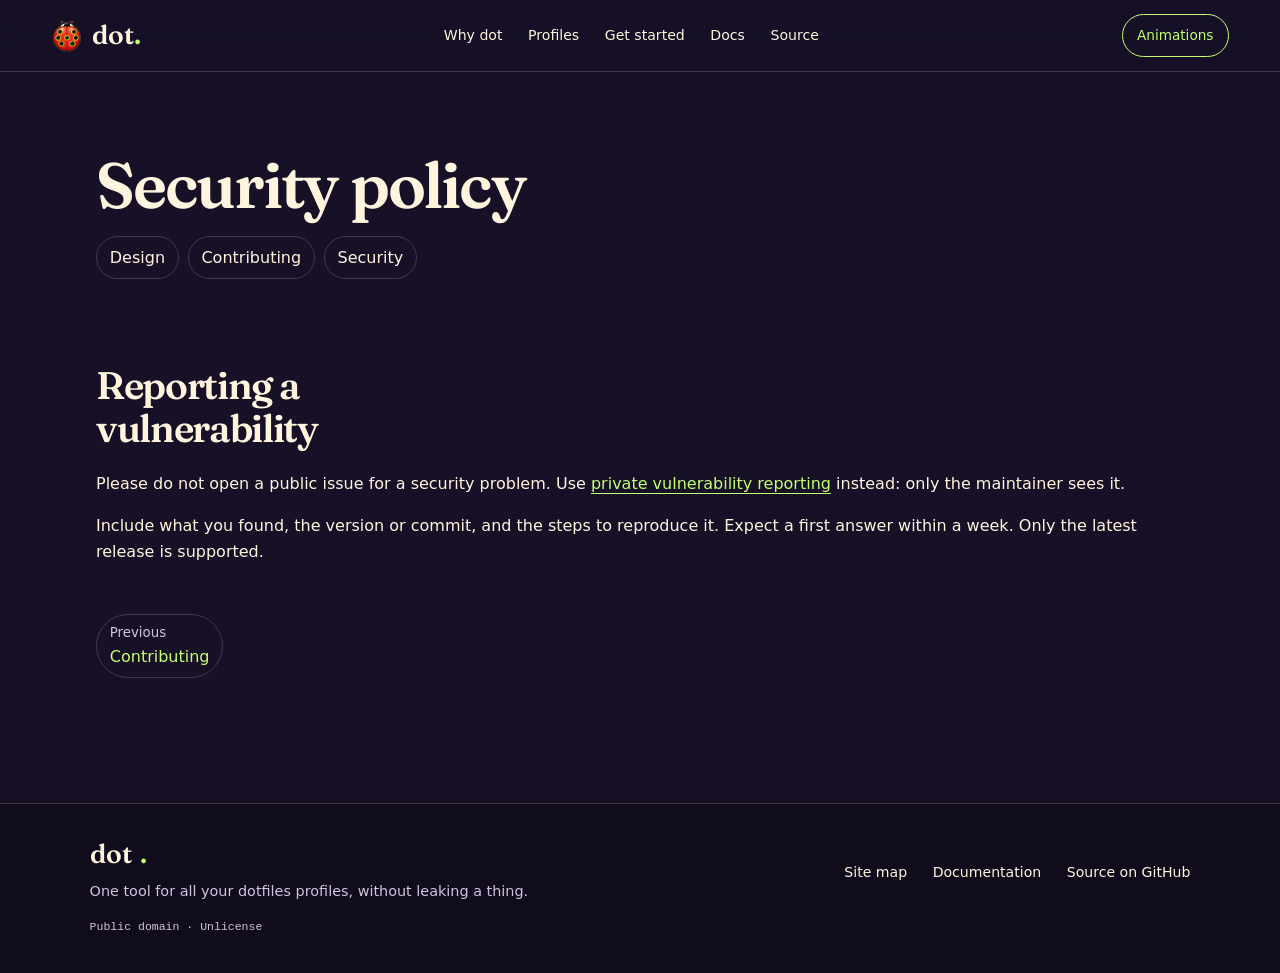
<file: docs/SECURITY.html>
<!doctype html>
<html lang="en" class="doc" data-motion="off">
<head>
<meta charset="utf-8">
<meta name="viewport" content="width=device-width, initial-scale=1">
<title>Security policy · dot</title>
<meta name="description" content="How to report a vulnerability privately.">
<link rel="canonical" href="https://fmatsos.github.io/dot/docs/SECURITY.html">
<meta property="og:type" content="website">
<meta property="og:site_name" content="dot">
<meta property="og:title" content="Security policy · dot">
<meta property="og:description" content="How to report a vulnerability privately.">
<meta property="og:url" content="https://fmatsos.github.io/dot/docs/SECURITY.html">
<meta property="og:image" content="https://fmatsos.github.io/dot/assets/og.jpg">
<meta property="og:image:width" content="1200">
<meta property="og:image:height" content="630">
<meta property="og:image:alt" content="dot&#x27;s four-armed ladybug mascot in a twilight garden">
<meta name="twitter:card" content="summary_large_image">
<meta name="theme-color" content="#171027">
<link rel="icon" href="../assets/favicon-64.png" type="image/png" sizes="64x64">
<link rel="apple-touch-icon" href="../assets/apple-touch-icon.png">
<link rel="preload" href="../assets/fonts/fraunces-600.woff2" as="font" type="font/woff2" crossorigin>

<style>
/* Generic mechanics, no design: inlined first by build.py; the site's own CSS comes after
   and sets the look. Needs from the site: --focus-in / --focus-out (two contrasting colors
   for the focus ring, visible on every background), @font-face with font-display: optional
   (a late web font must not reflow the page: CLS). */
*, *::before, *::after { box-sizing: border-box; }
html { scroll-behavior: smooth; scroll-padding-top: var(--hh, 0px); }
html[data-motion="off"], html.dragging { scroll-behavior: auto; }
body { margin: 0; overflow-x: hidden; }
img { max-width: 100%; height: auto; }
pre { white-space: pre-wrap; overflow-wrap: anywhere; }         /* reflow at 320 px (RGAA 10.11) */
.table { overflow-x: auto; }                                     /* a wide table scrolls, as a focusable region */
.sr-only { position: absolute; width: 1px; height: 1px; margin: -1px; padding: 0; overflow: hidden; clip-path: inset(50%); white-space: nowrap; border: 0; }
.skip { position: absolute; left: 16px; top: -100px; z-index: 100; }
.skip:focus { top: 12px; }
:focus-visible { outline: 3px solid var(--focus-in, #000); outline-offset: 3px; box-shadow: 0 0 0 3px var(--focus-out, #fff); }
main:focus { outline: none; box-shadow: none; }
[hidden] { display: none !important; }
:where(nav, ul, ol) a, :where(button) { display: inline-block; min-height: 24px; min-width: 24px; }   /* target size (WCAG 2.5.8); zero specificity: the design overrides */

/* motion: every loop and every "not shown yet" state lives under [data-motion="on"] (and .ready) */
.sprite { overflow: hidden; display: none; pointer-events: none; }
.sprite img { width: calc(var(--frames, 6) * 100%); max-width: none; height: 100%; display: block; }
[data-motion="on"] .sprite { display: block; }
[data-motion="on"] .sprite img { animation: sprite-frames var(--speed, 1.2s) steps(var(--frames, 6)) infinite; }
@keyframes sprite-frames { to { transform: translateX(-100%); } }
[data-hop] { position: absolute; left: 0; top: 0; z-index: 2; }

/* entrances: .enter elements of a [data-part] play in when it becomes .active; --d staggers them */
[data-motion="on"].ready [data-part] .enter { transition: opacity .6s, transform .7s cubic-bezier(.3, 1.4, .5, 1); transition-delay: calc(var(--d, 0) * 100ms); }
[data-motion="on"].ready [data-part]:not(.active) .enter { opacity: 0; transform: var(--enter-from, translateY(32px)); transition-delay: 0s; }

/* parts that each fill the screen: opt in with html[data-snap]; mandatory only when all fit */
html[data-snap] { scroll-snap-type: y proximity; }
html[data-snap].snap { scroll-snap-type: y mandatory; }
html[data-snap].dragging { scroll-snap-type: none; }
html[data-snap] [data-part] { scroll-snap-align: start; min-height: calc(100svh - var(--hh, 0px)); }

/* the rail's labels are shown by the site on hover / focus; Escape hides them */
[data-rail].quiet a span { opacity: 0 !important; }
[data-rail-thumb] { touch-action: none; cursor: grab; }
[data-rail-thumb]:active { cursor: grabbing; }

@font-face{font-family:Fraunces;src:url(../assets/fonts/fraunces-600.woff2) format("woff2");font-weight:600;font-display:optional}
:root{--soil:#171027;--soil-2:#211637;--soil-3:#2d2045;--cream:#fff5df;--muted:#d0c4df;--lime:#c3ff73;--lime-deep:#a2dc53;--red:#ff8377;--line:rgba(255,245,223,.18);--focus-in:#c3ff73;--focus-out:#171027;--serif:Fraunces,Georgia,serif;--mono:"SFMono-Regular",ui-monospace,Consolas,monospace;color-scheme:dark}
html{background:var(--soil);color:var(--cream);font-family:system-ui,-apple-system,"Segoe UI",sans-serif;line-height:1.65;scroll-padding-top:5rem}
body{position:relative;background:var(--soil);color:var(--cream);font-size:1rem;overflow-wrap:anywhere}
a{color:inherit;text-underline-offset:.22em;text-decoration-thickness:.08em}
a:hover{color:var(--lime)}
button{font:inherit;color:inherit}
code,pre{font-family:var(--mono);font-size:.9em}
code{color:var(--lime)}
h1,h2,h3,p{margin-top:0}
h1,h2,h3{line-height:1.12}
h1,h2{font-family:var(--serif);font-weight:600;letter-spacing:-.035em}
h1{font-size:clamp(3.2rem,8vw,7.8rem);margin-bottom:1rem}
h2{font-size:clamp(2.65rem,5.5vw,5.4rem);max-width:14ch;margin-bottom:1.3rem}
h2 em{color:var(--lime);font-style:normal}
h3{font-size:1.25rem}
.site-header{position:sticky;top:0;z-index:30;display:flex;align-items:center;justify-content:space-between;gap:1.25rem;min-height:4.5rem;padding:.65rem clamp(1rem,4vw,4rem);background:rgba(23,16,39,.94);border-bottom:1px solid var(--line);backdrop-filter:blur(16px)}
.brand,.footer-brand{display:inline-flex;align-items:center;gap:.55rem;font-family:var(--serif);font-size:1.65rem;font-weight:600;text-decoration:none;line-height:1}
.brand img{border-radius:50%}.brand-period{color:var(--lime)}
.site-header nav ul,.site-footer nav ul{display:flex;align-items:center;gap:clamp(.65rem,2vw,1.6rem);padding:0;margin:0;list-style:none}
.site-header nav a,.site-footer nav a{font-size:.88rem;text-decoration:none}
.motion-toggle,.copy-button{border:1px solid var(--line);border-radius:999px;background:transparent;padding:.55rem .9rem;cursor:pointer;font-size:.85rem}
.motion-toggle[aria-pressed="true"]{border-color:var(--lime);color:var(--lime)}
.part{position:relative;min-height:78svh;display:grid;align-items:center;padding:clamp(4.5rem,9vw,8.5rem) clamp(1.25rem,7vw,7rem);border-bottom:1px solid var(--line);isolation:isolate;overflow:hidden}
.section-wrap{position:relative;z-index:1;width:min(100%,76rem);margin-inline:auto}
.section-heading{max-width:52rem;margin:0 auto 3rem;text-align:center}
.section-heading h2{margin-inline:auto}
.section-heading>p:last-child,.section-copy>p,.hero-copy{max-width:44rem;color:var(--muted);font-size:clamp(1rem,1.4vw,1.17rem)}
.section-heading>p:last-child{margin-inline:auto}
.eyebrow{margin-bottom:1rem;color:var(--lime);font-family:var(--mono);font-size:.78rem;font-weight:500;letter-spacing:.12em;text-transform:uppercase}
.text-link{display:inline-flex;gap:.5rem;align-items:center;margin-top:.7rem;color:var(--lime);font-weight:650;text-decoration:none}
.text-link span,.button span{font-size:1.2em}
.button{display:inline-flex;align-items:center;justify-content:center;gap:.75rem;min-height:3.25rem;padding:.75rem 1.15rem;border:1px solid transparent;border-radius:999px;text-decoration:none;font-weight:700}
.button-lime{background:var(--lime);color:var(--soil)}
.button-lime:hover{background:#d5ffa0;color:var(--soil)}
.hero{min-height:min(860px,calc(100svh - 4.5rem));padding:clamp(4rem,9vw,8rem) clamp(1.25rem,9vw,9rem);overflow:hidden}
.hero-picture,.hero-shade{position:absolute;inset:0;z-index:-2}
.hero-picture img{width:100%;height:100%;object-fit:cover;object-position:center 57%}
.hero-shade{z-index:-1;background:linear-gradient(90deg,rgba(19,12,36,.95),rgba(21,13,39,.76) 45%,rgba(20,12,38,.17)),linear-gradient(0deg,rgba(19,12,36,.6),transparent 45%)}
.hero-inner{position:relative;width:min(100%,75rem);margin:0 auto}
.global-hopper{position:absolute;width:86px;height:86px;z-index:40}
.hero h1{max-width:9ch}.hero h1 span{color:var(--lime)}
.hero-copy{max-width:34rem;margin-bottom:2rem;font-size:clamp(1.1rem,2vw,1.4rem)}
.hero-actions{display:flex;flex-wrap:wrap;align-items:center;gap:1.25rem}
.hero-mascot{position:absolute;right:7%;bottom:-5rem;width:clamp(110px,18vw,220px)!important;height:clamp(110px,18vw,220px)!important;filter:drop-shadow(0 12px 30px rgba(5,3,15,.55))}
.hero-note{font-weight:500;margin:2.5rem 0 0;color:var(--muted);font-family:var(--mono);font-size:.76rem}
.scroll-cue{position:absolute;right:clamp(1.25rem,5vw,4rem);bottom:1.4rem;display:flex;gap:.7rem;align-items:center;color:var(--cream);font-size:.8rem;text-decoration:none}
.scroll-cue span{color:var(--lime);font-size:1.5rem}
.why,.agents{background:radial-gradient(ellipse at 84% 20%,rgba(117,72,151,.19),transparent 46%),var(--soil)}
.why-layout,.guard-layout,.secret-layout,.agents-layout,.quick-layout,.dev-layout{display:grid;grid-template-columns:minmax(0,1fr) minmax(0,.9fr);align-items:center;gap:clamp(2rem,7vw,7rem)}
.plot-card,.file-node,.patch,.agent-plan,.license-card{border:1px solid var(--line);border-radius:1.35rem;background:linear-gradient(145deg,rgba(255,255,255,.065),rgba(255,255,255,.018));box-shadow:0 22px 64px rgba(6,3,16,.18)}
.plot-card{padding:clamp(1.5rem,4vw,3rem)}
.plot-label,.node-index,.patch-tag{font-weight:500;color:var(--lime);font-family:var(--mono);font-size:.76rem;text-transform:uppercase;letter-spacing:.09em}
.plot-row{display:grid;grid-template-columns:minmax(0,1fr) minmax(2.5rem,.4fr) minmax(0,.65fr);align-items:center;gap:.65rem;padding:1.1rem 0;border-bottom:1px solid var(--line)}
.plot-row code{font-size:clamp(.7rem,1vw,.88rem);overflow-wrap:anywhere}
.glow-line{height:2px;background:linear-gradient(90deg,var(--lime),rgba(195,255,115,.12));box-shadow:0 0 12px var(--lime)}
.plot-foot,.section-foot{margin:1.4rem 0 0;color:var(--muted);font-size:.92rem}
.files{background:radial-gradient(ellipse at 50% 100%,rgba(75,119,54,.15),transparent 45%),#1c1530}
.file-garden{position:relative;display:grid;grid-template-columns:repeat(3,minmax(0,1fr));gap:1rem}
.file-node{position:relative;z-index:1;min-width:0;padding:1.5rem}
.file-node h3{margin:.55rem 0 1rem}.file-node pre{padding:.9rem;border-radius:.7rem;background:rgba(8,6,17,.56);color:var(--cream);font-size:.8rem;line-height:1.8}
.file-node pre code{color:var(--cream)}.file-note p{color:var(--muted);font-size:.93rem}
.file-linker{position:absolute;z-index:2;left:0;top:0}
.files .section-foot{text-align:center}
.guard{background:radial-gradient(ellipse at 19% 50%,rgba(195,255,115,.08),transparent 32%),var(--soil-2)}
.guard-art{position:relative;display:grid;place-items:center;min-height:22rem}
.guard-mascot{position:relative;z-index:2;width:clamp(170px,26vw,270px)!important;height:clamp(170px,26vw,270px)!important}
.lock-orbit{position:absolute;width:min(78%,20rem);aspect-ratio:1;border:1px solid rgba(195,255,115,.3);border-radius:50%;box-shadow:0 0 50px rgba(195,255,115,.09),inset 0 0 50px rgba(195,255,115,.05)}
.orbit{position:absolute;inset:12%;border:1px dashed rgba(255,245,223,.2);border-radius:50%}.orbit-two{inset:25%;border-style:solid;border-color:rgba(255,131,119,.23)}.orbit-dot{position:absolute;top:15%;right:17%;width:.65rem;height:.65rem;border-radius:50%;background:var(--lime);box-shadow:0 0 16px var(--lime)}
.callout{padding:1rem 1.2rem;border-left:2px solid var(--lime);background:rgba(195,255,115,.06);color:var(--cream)!important}
.secrets{background:radial-gradient(ellipse at 80% 25%,rgba(255,131,119,.09),transparent 35%),#1c142e}
.secret-console,.quick-terminal{min-width:0;border:1px solid rgba(195,255,115,.28);border-radius:1.1rem;background:#100c1c;box-shadow:0 24px 64px rgba(0,0,0,.28);overflow:hidden}
html[data-motion="on"] .secret-console.copied,html[data-motion="on"] .quick-terminal.copied{border-color:var(--lime);box-shadow:0 0 2rem rgba(195,255,115,.18)}
.console-top,.terminal-top{font-weight:500;display:flex;justify-content:space-between;align-items:center;gap:1rem;padding:.85rem 1.1rem;border-bottom:1px solid var(--line);color:var(--muted);font-family:var(--mono);font-size:.72rem}
.console-top>span:first-child{display:flex;gap:.35rem}.console-top i{width:.55rem;height:.55rem;border-radius:50%;background:var(--red)}.console-top i:nth-child(2){background:var(--lime)}.console-top i:nth-child(3){background:#b59bff}
.secret-console pre,.quick-terminal pre{margin:0;padding:1.4rem;white-space:pre-wrap;overflow-wrap:anywhere;color:var(--cream);line-height:2}
.secret-console pre code,.quick-terminal pre code{color:var(--lime);font-size:.82rem}
.copy-button{margin:0 1.2rem 1.2rem;border-color:rgba(195,255,115,.45);color:var(--lime)}.copy-button:hover{background:rgba(195,255,115,.1)}
.secret-mascot{justify-self:end;grid-column:2;width:120px!important;height:120px!important;margin-top:-1rem}
.profiles{background:radial-gradient(ellipse at 50% 0,rgba(112,72,137,.2),transparent 42%),var(--soil)}
.profile-patches{display:grid;grid-template-columns:minmax(0,1fr) 5rem minmax(0,1fr);align-items:center;gap:1.2rem}
.patch{min-width:0;padding:clamp(1.35rem,3vw,2.3rem);border-color:rgba(195,255,115,.24)}.patch-work{border-color:rgba(255,131,119,.3);background:linear-gradient(145deg,rgba(255,131,119,.07),rgba(255,255,255,.015))}
.patch h3{font-family:var(--serif);font-size:2rem}.patch>code{display:block;padding:.7rem;border-radius:.55rem;background:rgba(8,6,17,.45);font-size:.77rem;overflow-wrap:anywhere}.patch>p:last-child{margin:.9rem 0 0;color:var(--muted)}
.patch-work .patch-tag{color:var(--red)}.patch-path{text-align:center;color:var(--lime);font-family:var(--mono);overflow:hidden}
.profiles .section-foot{text-align:center}
.agent-plan{display:grid;grid-template-columns:minmax(0,1fr) 4rem minmax(8rem,.8fr);align-items:center;gap:.8rem;padding:1.5rem}
.agent-source{display:grid;gap:.65rem}.agent-source span{color:var(--lime);font-family:var(--mono);font-size:.74rem;text-transform:uppercase}.agent-source code{padding:.55rem;border-radius:.5rem;background:rgba(8,6,17,.5);font-size:.72rem;overflow-wrap:anywhere}
.agent-branch{height:1px;background:linear-gradient(90deg,var(--lime),rgba(195,255,115,.12));box-shadow:0 0 12px var(--lime)}.agent-targets{display:grid;gap:.65rem;padding:0;margin:0;list-style:none}.agent-targets li{padding:.55rem .65rem;border:1px solid var(--line);border-radius:.55rem;font-size:.8rem}
.quick-start{background:radial-gradient(ellipse at 72% 50%,rgba(195,255,115,.1),transparent 40%),#201632}
.quick-terminal pre{padding-bottom:1rem}.quick-launch{justify-self:start;margin-top:-2rem}
.commands{background:#1a132b}.command-grid{display:grid;grid-template-columns:repeat(3,minmax(0,1fr));gap:.85rem;margin-bottom:1.7rem}.command-grid article{padding:1.2rem;border:1px solid var(--line);border-radius:.9rem;background:rgba(255,255,255,.025)}.command-grid article>code{font-size:.82rem}.command-grid p{margin:.55rem 0 0;color:var(--muted);font-size:.88rem}
.development{background:radial-gradient(ellipse at 79% 65%,rgba(195,255,115,.09),transparent 34%),var(--soil-2)}
.dev-links{display:flex;flex-wrap:wrap;gap:.7rem 1.5rem;margin-top:1rem}.license-card{padding:2rem;text-align:center}.license-mark{display:grid;place-items:center;width:4rem;height:4rem;margin:0 auto 1.2rem;border:1px solid rgba(195,255,115,.45);border-radius:50%;color:var(--lime);font-size:2rem}.license-card p{margin-bottom:.25rem;color:var(--muted);font-family:var(--mono);font-size:.78rem;text-transform:uppercase}.license-card h3{font-family:var(--serif);font-size:2rem}.license-card a{color:var(--lime);font-size:.9rem}
.site-footer{display:grid;grid-template-columns:1fr auto;align-items:center;gap:.8rem 2rem;padding:2.3rem clamp(1.25rem,7vw,7rem);background:#100c1c;border-top:1px solid var(--line)}
.site-footer p{margin:0;color:var(--muted);font-size:.9rem}.site-footer nav{grid-column:2;grid-row:1 / span 2}.site-footer nav ul{flex-wrap:wrap;justify-content:flex-end}.site-footer small{color:var(--muted);font-family:var(--mono);font-size:.72rem}
html[data-motion="on"] .glow-line{animation:line-breathe 3.8s ease-in-out infinite alternate}
@keyframes line-breathe{to{opacity:.58;filter:brightness(.72)}}
.prose{max-width:72rem;margin:3rem auto;color:var(--cream)}.prose h2,.prose h3,.prose h4{margin-top:2.2em}.prose h2{font-size:clamp(1.8rem,3vw,2.7rem)}.prose h3{font-family:var(--serif)}.prose a{color:var(--lime)}.prose img{height:auto}.prose pre,.prose code{overflow-wrap:anywhere}.prose table{border-collapse:collapse}.prose th,.prose td{padding:.65rem;border:1px solid var(--line);text-align:left}.prose th{color:var(--lime)}.prose blockquote{border-left:2px solid var(--lime);padding-left:1rem;color:var(--muted)}
.doc main,.doc #main{max-width:76rem;margin-inline:auto;padding:clamp(2rem,6vw,5rem) clamp(1.25rem,5vw,4rem)}
.home #main{position:relative}
.doc #main>h1{font-size:clamp(2.5rem,5vw,4.5rem)}.doc #main>nav{margin:1rem 0 2rem}.doc #main>nav ul{display:flex;flex-wrap:wrap;gap:.55rem;padding:0;list-style:none}.doc #main>nav a,.pager a{display:block;padding:.45rem .8rem;border:1px solid var(--line);border-radius:999px;text-decoration:none}.pager{display:flex;justify-content:space-between;gap:1rem;margin-top:3rem}.pager a{max-width:48%;color:var(--lime)}.pager small{display:block;color:var(--muted)}
.sitemap #main{max-width:70rem;margin-inline:auto;padding:4rem 1.5rem}.sitemap #main li{margin:.5rem 0}.sitemap #main a{color:var(--lime)}
@media(max-width:800px){.site-header{flex-wrap:wrap}.site-header nav{order:3;width:100%;overflow:visible}.site-header nav ul{justify-content:flex-start;flex-wrap:wrap;min-width:0}.site-header nav li{flex:0 0 auto}.motion-toggle{margin-left:auto}.why-layout,.guard-layout,.secret-layout,.agents-layout,.quick-layout,.dev-layout{grid-template-columns:1fr;gap:2.5rem}.hero{min-height:calc(100svh - 7.6rem);align-items:center}.hero-mascot{right:0;bottom:-8rem;opacity:.76}.file-garden{grid-template-columns:1fr}.file-linker{display:none}.profile-patches{grid-template-columns:1fr;gap:1rem}.patch-path{display:none}.patch-work{margin-top:.5rem}.agent-plan{grid-template-columns:minmax(0,1fr) 2rem minmax(7rem,.7fr)}.command-grid{grid-template-columns:repeat(2,minmax(0,1fr))}.secret-mascot{grid-column:auto}.quick-launch{margin-top:0}.site-footer{grid-template-columns:1fr}.site-footer nav{grid-column:1;grid-row:auto}.site-footer nav ul{justify-content:flex-start}}
@media(max-width:480px){.hero{padding-inline:1.25rem}.hero h1{font-size:clamp(3rem,15vw,4.4rem)}.hero-shade{background:linear-gradient(90deg,rgba(19,12,36,.94),rgba(21,13,39,.7) 70%,rgba(20,12,38,.4)),linear-gradient(0deg,rgba(19,12,36,.68),transparent 55%)}.hero-actions{align-items:flex-start;flex-direction:column;gap:.75rem}.plot-row{grid-template-columns:1fr;gap:.45rem}.glow-line{width:55%;margin:.35rem 0}.command-grid{grid-template-columns:1fr}.agent-plan{grid-template-columns:1fr}.agent-branch{width:1px;height:2rem;margin-inline:auto}.agent-targets{grid-template-columns:1fr}.part{padding-inline:1.15rem}.section-heading{text-align:left}.section-heading h2,.section-heading>p:last-child{margin-left:0}.secret-console pre,.quick-terminal pre{padding:1rem}.site-footer nav ul{gap:.4rem 1rem}}
@media(prefers-reduced-motion:reduce){html{scroll-behavior:auto}}

</style>
<script>
try { var m = localStorage.getItem("site-motion"); } catch (e) {}
document.documentElement.dataset.motion = m || (matchMedia("(prefers-reduced-motion: reduce)").matches ? "off" : "on");
</script>
</head>
<body>
<a class="skip" href="#main">Skip to content</a>
<header class="site-header" data-header>
  <a class="brand" href="../index.html" aria-label="dot home"><img src="../assets/favicon-64.png" alt="" width="32" height="32"><span>dot<span class="brand-period">.</span></span></a>
  <nav aria-label="Main navigation">
    <ul>
      <li><a href="../index.html#why">Why dot</a></li>
      <li><a href="../index.html#profiles">Profiles</a></li>
      <li><a href="../index.html#quick-start">Get started</a></li>
      <li><a href="../docs/">Docs</a></li>
      <li><a href="https://github.com/fmatsos/dot">Source</a></li>
    </ul>
  </nav>
  <button class="motion-toggle" type="button" data-motion-toggle aria-pressed="true" hidden>Animations</button>
</header>
<main id="main" tabindex="-1">
<h1>Security policy</h1>
<nav aria-label="Documentation pages"><ul>
<li><a href="DESIGN.html">Design</a></li>
<li><a href="CONTRIBUTING.html">Contributing</a></li>
<li><a aria-current="page" href="SECURITY.html">Security</a></li>
</ul></nav>
<div class="prose">
<h2 id="reporting-a-vulnerability">Reporting a vulnerability</h2>
<p>Please do not open a public issue for a security problem. Use
<a href="https://github.com/fmatsos/dot/security/advisories/new">private vulnerability reporting</a>
instead: only the maintainer sees it.</p>
<p>Include what you found, the version or commit, and the steps to reproduce it. Expect a first
answer within a week. Only the latest release is supported.</p>

<nav class="pager" aria-label="Previous and next pages"><a class="prev" rel="prev" href="CONTRIBUTING.html"><small>Previous</small> Contributing</a></nav>
</div>

</main>
<footer class="site-footer">
  <a class="footer-brand" href="../index.html">dot<span class="brand-period">.</span></a>
  <p>One tool for all your dotfiles profiles, without leaking a thing.</p>
  <nav aria-label="Footer navigation">
    <ul>
      <li><a href="../sitemap.html">Site map</a></li>
      <li><a href="../docs/">Documentation</a></li>
      <li><a href="https://github.com/fmatsos/dot">Source on GitHub</a></li>
    </ul>
  </nav>
  <small>Public domain · Unlicense</small>
</footer>
<p class="sr-only" role="status" id="status" aria-live="polite"></p>
<script>
/* Generic behaviours, each switched on by markup; no design. Inlined first by build.py.
   [data-motion-toggle]   the Animations button (aria-pressed); html[data-motion] = on|off
   img[data-src]          decorative sprites: loaded after `load`, only while motion is on
   [data-copy]            a button copying the text of its previous sibling (or of data-copy="#id");
                          data-copy-shell drops "$ " prompts and "# comments"; fires "site:copied"
   [data-part]            parts of a page: the one under the middle of the screen gets .active,
                          links to it in [data-parts-nav] get aria-current="true"; html.snap when
                          every part fits the screen (with html[data-snap]); --hh = header height
   [data-rail]            a scroll rail: its [data-rail-thumb] follows the scroll and can be dragged
   [data-hop="sel"]       a sprite that jumps onto the elements matching sel inside its parent,
                          measured from their positions (any layout), while its part is active
   html.ready             set once the above is wired: "not shown yet" styles may apply */
(() => {
  const html = document.documentElement, on = () => html.dataset.motion === "on";
  const status = document.getElementById("status");
  const say = msg => { if (!status) return; status.textContent = msg; setTimeout(() => { status.textContent = ""; }, 4000); };
  const listeners = [];   // run when motion is switched
  const onMotion = f => listeners.push(f);

  // decorative sprites
  let loaded = false;
  const sprites = () => {
    if (loaded || !on() || document.readyState !== "complete") return;
    loaded = true;
    document.querySelectorAll("img[data-src]").forEach(i => {
      if (i.dataset.srcset) i.srcset = i.dataset.srcset;
      i.src = i.dataset.src;
    });
  };
  addEventListener("load", sprites);
  onMotion(sprites);

  // RGAA 13.8: every looping animation can be stopped, and the choice sticks
  document.querySelectorAll("[data-motion-toggle]").forEach(b => {
    b.hidden = false;
    b.setAttribute("aria-pressed", String(on()));
    b.addEventListener("click", () => {
      html.dataset.motion = on() ? "off" : "on";
      document.querySelectorAll("[data-motion-toggle]").forEach(x => x.setAttribute("aria-pressed", String(on())));
      try { localStorage.setItem("site-motion", html.dataset.motion); } catch (e) {}
      listeners.forEach(f => f());
    });
  });

  // copy buttons
  document.querySelectorAll("[data-copy]").forEach(b => b.addEventListener("click", () => {
    const src = b.dataset.copy ? document.querySelector(b.dataset.copy) : b.previousElementSibling;
    let t = src.innerText;
    if ("copyShell" in b.dataset) t = t.split("\n").map(l => l.replace(/^\$ /, "").replace(/\s+# .*$/, "")).join("\n");
    navigator.clipboard.writeText(t.trim()).then(() => {
      say(b.dataset.copied || "Copied to the clipboard.");
      b.dispatchEvent(new CustomEvent("site:copied", { bubbles: true, detail: { motion: on() } }));
    }, () => say("Copy failed: select the text and copy it by hand."));
  }));

  // parts of a page
  const parts = [...document.querySelectorAll("[data-part]")];
  const header = document.querySelector("[data-header]");
  const navLinks = [...document.querySelectorAll("[data-parts-nav] a[href^='#']")];
  const max = () => html.scrollHeight - innerHeight;
  let cur;
  const hops = [];
  const current = () => {
    if (!parts.length) return;
    const mid = innerHeight / 2;
    const p = scrollY >= max() - 2 ? parts.at(-1) : parts.find(x => { const r = x.getBoundingClientRect(); return r.top <= mid && r.bottom > mid; });
    if (!p || p === cur) return;
    cur = p;
    parts.forEach(x => x.classList.toggle("active", x === p));
    navLinks.forEach(a => a.getAttribute("href") === "#" + p.id ? a.setAttribute("aria-current", "true") : a.removeAttribute("aria-current"));
    hops.forEach(h => h.start());
  };
  const fit = () => {
    const hh = header ? header.offsetHeight : 0;
    html.style.setProperty("--hh", hh + "px");
    if ("snap" in html.dataset) html.classList.toggle("snap", parts.every(s => s.offsetHeight <= innerHeight - hh + 1));
  };
  if (header) new ResizeObserver(fit).observe(header);
  fit();

  // the scroll rail
  const rail = document.querySelector("[data-rail]"), thumb = rail && rail.querySelector("[data-rail-thumb]");
  const place = () => { if (thumb) thumb.style.transform = `translateY(${(scrollY / Math.max(1, max())) * (rail.clientHeight - thumb.offsetHeight)}px)`; };
  if (thumb) {
    const toY = e => { const r = rail.getBoundingClientRect(); return Math.min(1, Math.max(0, (e.clientY - r.top - thumb.offsetHeight / 2) / (r.height - thumb.offsetHeight))) * max(); };
    thumb.addEventListener("pointerdown", e => {
      e.preventDefault(); thumb.setPointerCapture(e.pointerId); html.classList.add("dragging");
      const move = ev => scrollTo({ top: toY(ev), behavior: "instant" });
      const up = () => { html.classList.remove("dragging"); thumb.removeEventListener("pointermove", move); thumb.removeEventListener("pointerup", up); };
      thumb.addEventListener("pointermove", move); thumb.addEventListener("pointerup", up);
    });
    rail.addEventListener("click", e => { if (!e.target.closest("a, [data-rail-thumb]")) scrollTo({ top: toY(e) }); });
    addEventListener("keydown", e => { if (e.key === "Escape") rail.classList.add("quiet"); });   // WCAG 1.4.13
    ["pointerleave", "focusout"].forEach(ev => rail.addEventListener(ev, () => rail.classList.remove("quiet")));
  }

  // sprites that jump from element to element
  document.querySelectorAll("[data-hop]").forEach(sprite => {
    const box = sprite.parentElement, part = sprite.closest("[data-part]");
    const targets = () => [...box.querySelectorAll(sprite.dataset.hop)];
    let at = null, timer;
    const spot = el => {
      const r = box.getBoundingClientRect(), k = el.getBoundingClientRect();
      const hh = parseFloat(getComputedStyle(html).getPropertyValue("--hh")) || 0;
      const clearTop = sprite.classList.contains("global-hopper") ? hh + 8 - r.top : 0;
      return [k.left - r.left + (k.width - sprite.offsetWidth) / 2, Math.max(clearTop, k.top - r.top - sprite.offsetHeight + 8)];
    };
    const stand = () => { if (at) { const [x, y] = spot(at); sprite.style.transform = `translate(${x}px, ${y}px)`; } };
    const start = () => {
      clearTimeout(timer);
      const hideForFiles = sprite.classList.contains("global-hopper") && cur?.id === "files";
      sprite.hidden = hideForFiles;
      if (hideForFiles) {
        sprite.getAnimations().forEach(a => a.cancel());
        sprite.style.removeProperty("transform");
        return;
      }
      if (!on() || (part && cur !== part)) return;
      const all = targets();
      if (!all.length) return;
      const firstRow = all[0].getBoundingClientRect().bottom;
      const seen = all.filter(el => {   // local hops stay on their first row; the site-wide flyer follows visible stops
        const k = el.getBoundingClientRect();
        return k.left >= 0 && k.right <= innerWidth && (box === document.body || box.id === "main" ? k.top < innerHeight && k.bottom > 0 : k.top < firstRow);
      });
      if (!seen.length) { timer = setTimeout(start, 800); return; }
      const next = seen.find(el => all.indexOf(el) > all.indexOf(at)) || seen[0];
      const from = at ? spot(at) : spot(next), to = spot(next);
      const flip = to[0] < from[0] ? " scaleX(-1)" : "";
      const r = box.getBoundingClientRect(), hh = parseFloat(getComputedStyle(html).getPropertyValue("--hh")) || 0;
      const clearTop = sprite.classList.contains("global-hopper") ? hh + 8 - r.top : 0;
      const peak = Math.max(clearTop, Math.min(from[1], to[1]) - 90);
      const jump = sprite.animate([
        { transform: `translate(${from[0]}px, ${from[1]}px)${flip}`, easing: "ease-out" },
        { transform: `translate(${(from[0] + to[0]) / 2}px, ${peak}px)${flip}`, easing: "ease-in" },
        { transform: `translate(${to[0]}px, ${to[1]}px)${flip}` }], { duration: 700, fill: "forwards" });
      jump.onfinish = () => {
        at = next; stand(); jump.cancel();
        next.animate([{ translate: "0 0" }, { translate: "0 12px", scale: "1.02 .96" }, { translate: "0 0" }], { duration: 400, easing: "ease-out" });
        next.dispatchEvent(new CustomEvent("site:landed", { bubbles: true }));
        timer = setTimeout(start, 1100);
      };
    };
    hops.push({ start });
    onMotion(start);
    addEventListener("resize", () => { sprite.getAnimations().forEach(a => a.cancel()); stand(); });
    box.querySelectorAll("*").forEach(el => { if (el.scrollWidth > el.clientWidth) el.addEventListener("scroll", stand, { passive: true }); });
    if (!part) start();
  });

  addEventListener("scroll", () => { current(); requestAnimationFrame(place); }, { passive: true });
  ["load", "hashchange", "resize"].forEach(e => addEventListener(e, () => { fit(); current(); place(); }));
  current(); place();
  html.classList.add("ready");
})();

// Small page-specific responses to the behaviours wired by base.js.
document.addEventListener("site:copied", event => {
  if (!event.detail.motion) return;
  const panel = event.target.closest(".secret-console, .quick-terminal");
  if (!panel) return;
  panel.classList.add("copied");
  setTimeout(() => panel.classList.remove("copied"), 900);
});

</script>
</body>
</html>
</file>
